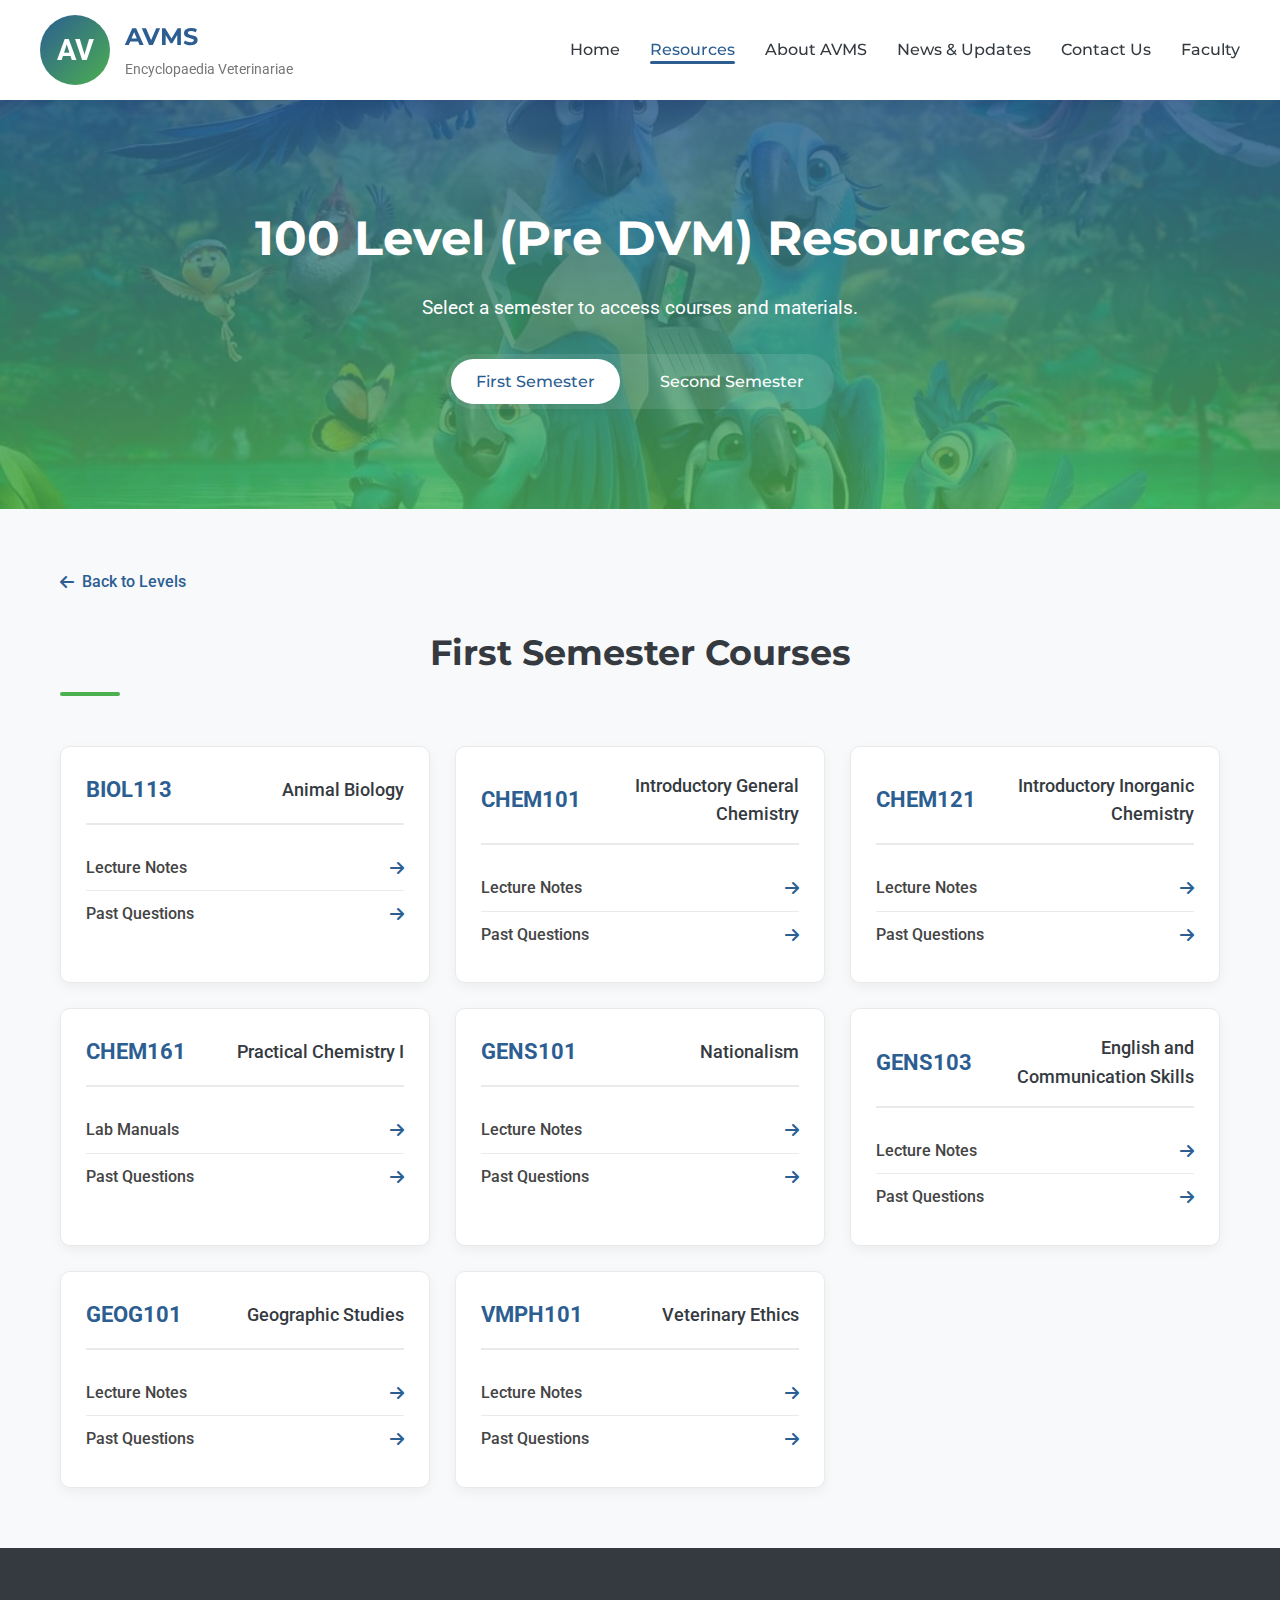
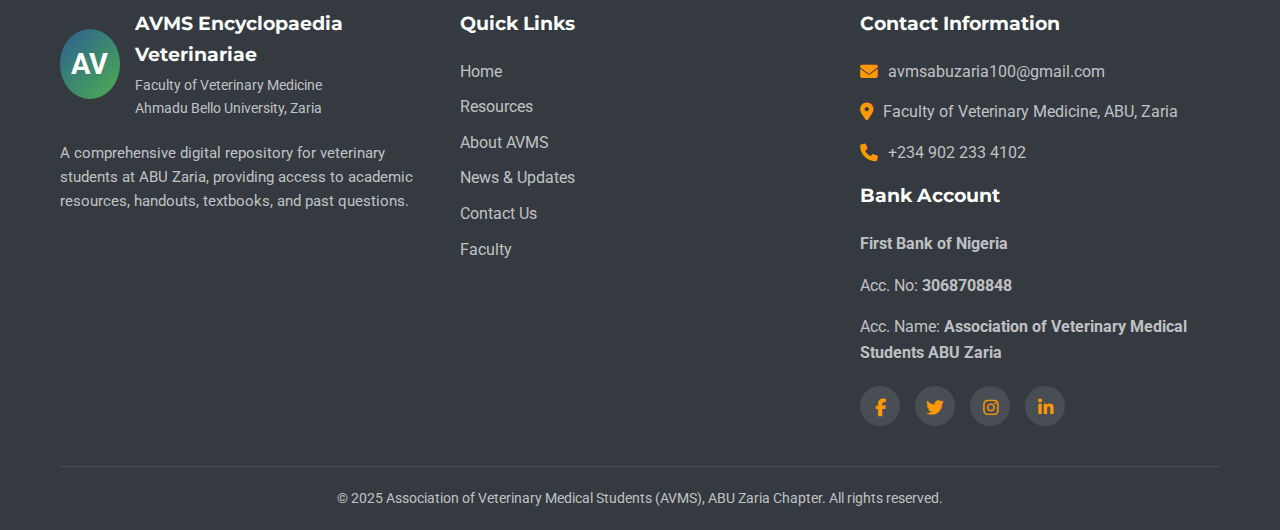
<file: 100l.html>
<!DOCTYPE html>
<html lang="en">
<head>
    <meta charset="UTF-8">
    <meta name="viewport" content="width=device-width, initial-scale=1.0">
    <title>100 Level Resources - AVMS Encyclopaedia Veterinariae</title>
    <link rel="stylesheet" href="https://cdnjs.cloudflare.com/ajax/libs/font-awesome/6.4.0/css/all.min.css">
    <link href="https://fonts.googleapis.com/css2?family=Montserrat:wght@400;500;700&family=Roboto:wght@300;400;500&display=swap" rel="stylesheet">
    <link rel="stylesheet" href="class.css">
    <style></style>
</head>
<body>

    <header class="main-header">
        <div class="container header-container">
            <div class="logo">
                <div class="logo-img">AV</div>
                <div class="logo-text">
                    <h1>AVMS</h1>
                    <span>Encyclopaedia Veterinariae</span>
                </div>
            </div>
            <nav class="main-nav">
                <ul>
                    <li><a href="index.html">Home</a></li>
                    <li><a href="resources.html" class="active">Resources</a></li>
                    <li><a href="about.html">About AVMS</a></li>
                    <li><a href="news.html">News & Updates</a></li>
                    <li><a href="contact.html">Contact Us</a></li>
                    <li><a href="faculty.html">Faculty</a></li>
                </ul>
            </nav>
            <div class="mobile-menu-btn">
                <i class="fas fa-bars"></i>
            </div>
        </div>
    </header>

    <main>
        <section class="resources-hero">
            <div class="container">
                <h1>100 Level (Pre DVM) Resources</h1>
                <p>Select a semester to access courses and materials.</p>
                <div class="semester-tabs">
                    <a href="#first-semester" class="tab-link" data-tab="first-semester">First Semester</a>
                    <a href="#second-semester" class="tab-link" data-tab="second-semester">Second Semester</a>
                </div>
            </div>
        </section>

        <section id="first-semester" class="courses-section semester-content">
            <div class="container">
                <a href="resources.html" class="back-to-levels"><i class="fas fa-arrow-left"></i> Back to Levels</a>
                
                <div class="section-title">
                    <h2>First Semester Courses</h2>
                </div>
                
                <div class="courses-container">
                    <div class="course-card">
                        <div class="course-header">
                            <div class="course-code">BIOL113</div>
                            <div class="course-title">Animal Biology</div>
                        </div>
                        <ul class="course-resources">
                            <li><a href="https://drive.google.com/drive/folders/1-8yAHMvrQOUx8rGOPSpN22KizBMPZ_Oc">Lecture Notes <i class="fas fa-arrow-right"></i></a></li>
                            <li><a href="https://drive.google.com/drive/folders/1-8yAHMvrQOUx8rGOPSpN22KizBMPZ_Oc">Past Questions <i class="fas fa-arrow-right"></i></a></li>
                        </ul>
                    </div>
                    
                    <div class="course-card">
                        <div class="course-header">
                            <div class="course-code">CHEM101</div>
                            <div class="course-title">Introductory General Chemistry</div>
                        </div>
                        <ul class="course-resources">
                            <li><a href="https://drive.google.com/drive/folders/10Hfhc-Ji1Kry1QJbpOLqPN7xYlOnYipp">Lecture Notes <i class="fas fa-arrow-right"></i></a></li>
                            <li><a href="https://drive.google.com/drive/folders/12gdMZe3wZpYZplOpcbtAUa3P25bjicRM">Past Questions <i class="fas fa-arrow-right"></i></a></li>
                        </ul>
                    </div>
                    
                    <div class="course-card">
                        <div class="course-header">
                            <div class="course-code">CHEM121</div>
                            <div class="course-title">Introductory Inorganic Chemistry</div>
                        </div>
                        <ul class="course-resources">
                            <li><a href="https://drive.google.com/drive/folders/10BfhPaBm5bw6fGJfIxiwS7xL4gsaYZQL">Lecture Notes <i class="fas fa-arrow-right"></i></a></li>
                            <li><a href="https://drive.google.com/drive/folders/12VRsa0iWAxeZwbPoKwr-I19IAgy6Mhr4">Past Questions <i class="fas fa-arrow-right"></i></a></li>
                        </ul>
                    </div>
                    
                    <div class="course-card">
                        <div class="course-header">
                            <div class="course-code">CHEM161</div>
                            <div class="course-title">Practical Chemistry I</div>
                        </div>
                        <ul class="course-resources">
                            <li><a href="https://drive.google.com/drive/folders/10AUJjfAo7iYbje7DclBDQELMvO3ouuP4">Lab Manuals <i class="fas fa-arrow-right"></i></a></li>
                            <li><a href="https://drive.google.com/drive/folders/12SGTYEIi9Dqa9ciWk7YAEsOh1CgOwofF">Past Questions <i class="fas fa-arrow-right"></i></a></li>
                        </ul>
                    </div>
                    
                    <div class="course-card">
                        <div class="course-header">
                            <div class="course-code">GENS101</div>
                            <div class="course-title">Nationalism</div>
                        </div>
                        <ul class="course-resources">
                            <li><a href="https://drive.google.com/drive/folders/10A04-LeC3NGsac_Bsxu288GLUrOsS4Er">Lecture Notes <i class="fas fa-arrow-right"></i></a></li>
                            <li><a href="https://drive.google.com/drive/folders/1248JmG6mgkrDHu1U9nFWO84kI28eYJhZ">Past Questions <i class="fas fa-arrow-right"></i></a></li>
                        </ul>
                    </div>
                    
                    <div class="course-card">
                        <div class="course-header">
                            <div class="course-code">GENS103</div>
                            <div class="course-title">English and Communication Skills</div>
                        </div>
                        <ul class="course-resources">
                            <li><a href="https://drive.google.com/drive/folders/106lVj0ooqZfj5em0q_8cPzcuDxLxSXv0">Lecture Notes <i class="fas fa-arrow-right"></i></a></li>
                            <li><a href="https://drive.google.com/drive/folders/121gsJTGOg7azWSL22iM5Wi9cgdSK3NXb">Past Questions <i class="fas fa-arrow-right"></i></a></li>
                        </ul>
                    </div>
                    
                    <div class="course-card">
                        <div class="course-header">
                            <div class="course-code">GEOG101</div>
                            <div class="course-title">Geographic Studies</div>
                        </div>
                        <ul class="course-resources">
                            <li><a href="https://drive.google.com/drive/folders/120iE8G1F6RGj7HvbzCOAyS07Hph4N_bp">Lecture Notes <i class="fas fa-arrow-right"></i></a></li>
                            <li><a href="https://drive.google.com/drive/folders/120iE8G1F6RGj7HvbzCOAyS07Hph4N_bp">Past Questions <i class="fas fa-arrow-right"></i></a></li>
                        </ul>
                    </div>
                    
                    <div class="course-card">
                        <div class="course-header">
                            <div class="course-code">VMPH101</div>
                            <div class="course-title">Veterinary Ethics</div>
                        </div>
                        <ul class="course-resources">
                            <li><a href="https://drive.google.com/drive/folders/11uaEnYRdZKQ6bdA9U0zSevu3cf60vv8V">Lecture Notes <i class="fas fa-arrow-right"></i></a></li>
                            <li><a href="https://drive.google.com/drive/folders/14qmYTXHfQ5JHX-95Dnw4O5BWIqcZZzfS">Past Questions <i class="fas fa-arrow-right"></i></a></li>
                        </ul>
                    </div>
                </div>
            </div>
        </section>

        <section id="second-semester" class="courses-section semester-content" style="display:none;">
            <div class="container">
                <a href="resources.html" class="back-to-levels"><i class="fas fa-arrow-left"></i> Back to Levels</a>
                
                <div class="section-title">
                    <h2>Second Semester Courses</h2>
                </div>
                
                <div class="courses-container">
                    <div class="course-card">
                        <div class="course-header">
                            <div class="course-code">BIOL112</div>
                            <div class="course-title">Introductory Ecology</div>
                        </div>
                        <ul class="course-resources">
                            <li><a href="https://drive.google.com/drive/folders/117Mp7pHke6PN5g-GfyhpkkVFTYglNSMv">Lecture Notes <i class="fas fa-arrow-right"></i></a></li>
                            <li><a href="https://drive.google.com/drive/folders/117Mp7pHke6PN5g-GfyhpkkVFTYglNSMv">Past Questions <i class="fas fa-arrow-right"></i></a></li>
                        </ul>
                    </div>
                    <div class="course-card">
                        <div class="course-header">
                            <div class="course-code">BIOL114</div>
                            <div class="course-title">Introductory Cytology, Genetics and Evolution</div>
                        </div>
                        <ul class="course-resources">
                            <li><a href="https://drive.google.com/drive/folders/112RlTZepBOIrZJdHE-Q2TcO9jqbNBoIB">Lecture Notes <i class="fas fa-arrow-right"></i></a></li>
                            <li><a href="https://drive.google.com/drive/folders/112RlTZepBOIrZJdHE-Q2TcO9jqbNBoIB">Past Questions <i class="fas fa-arrow-right"></i></a></li>
                        </ul>
                    </div>
                    <div class="course-card">
                        <div class="course-header">
                            <div class="course-code">CHEM112</div>
                            <div class="course-title">Physical Chemistry</div>
                        </div>
                        <ul class="course-resources">
                            <li><a href="https://drive.google.com/drive/folders/11lwqCZZxEU6xORaTlsTZgwFLv8D7wqs1">Lecture Notes <i class="fas fa-arrow-right"></i></a></li>
                            <li><a href="https://drive.google.com/drive/folders/11lwqCZZxEU6xORaTlsTZgwFLv8D7wqs1">Past Questions <i class="fas fa-arrow-right"></i></a></li>
                        </ul>
                    </div>
                    <div class="course-card">
                        <div class="course-header">
                            <div class="course-code">CHEM132</div>
                            <div class="course-title">Introductory Organic Chemistry</div>
                        </div>
                        <ul class="course-resources">
                            <li><a href="https://drive.google.com/drive/folders/11jkTVXayc8SlTrCOU9jQOif38WOQNTXj">Lecture Notes <i class="fas fa-arrow-right"></i></a></li>
                            <li><a href="https://drive.google.com/drive/folders/11jkTVXayc8SlTrCOU9jQOif38WOQNTXj">Past Questions <i class="fas fa-arrow-right"></i></a></li>
                        </ul>
                    </div>
                    <div class="course-card">
                        <div class="course-header">
                            <div class="course-code">CHEM162</div>
                            <div class="course-title">Practical Chemistry II</div>
                        </div>
                        <ul class="course-resources">
                            <li><a href="https://drive.google.com/drive/folders/11fbsfJZpWh-R_sRVAXzZAKNBJVDbvRgj">Lecture Notes <i class="fas fa-arrow-right"></i></a></li>
                            <li><a href="https://drive.google.com/drive/folders/11fbsfJZpWh-R_sRVAXzZAKNBJVDbvRgj">Past Questions <i class="fas fa-arrow-right"></i></a></li>
                        </ul>
                    </div>
                    <div class="course-card">
                        <div class="course-header">
                            <div class="course-code">GENS102</div>
                            <div class="course-title">Environmental Health</div>
                        </div>
                        <ul class="course-resources">
                            <li><a href="https://drive.google.com/drive/folders/11eDpbY7Fsc_M5zXNUE2587c5vtXMwk9d">Lecture Notes <i class="fas fa-arrow-right"></i></a></li>
                            <li><a href="https://drive.google.com/drive/folders/11eDpbY7Fsc_M5zXNUE2587c5vtXMwk9d">Past Questions <i class="fas fa-arrow-right"></i></a></li>
                        </ul>
                    </div>
                    <div class="course-card">
                        <div class="course-header">
                            <div class="course-code">GENS104</div>
                            <div class="course-title">History and Philosophy of Science</div>
                        </div>
                        <ul class="course-resources">
                            <li><a href="https://drive.google.com/drive/folders/11cx19WcU5P0te4OUfbYuo_EiHbTp-xSg">Lecture Notes <i class="fas fa-arrow-right"></i></a></li>
                            <li><a href="https://drive.google.com/drive/folders/11cx19WcU5P0te4OUfbYuo_EiHbTp-xSg">Past Questions <i class="fas fa-arrow-right"></i></a></li>
                        </ul>
                    </div>
                    <div class="course-card">
                        <div class="course-header">
                            <div class="course-code">VMAN102</div>
                            <div class="course-title">Cell Biology</div>
                        </div>
                        <ul class="course-resources">
                            <li><a href="https://drive.google.com/drive/folders/11TX0c8bO2HmEX5oAXurKstNfiUt-O7k4">Lecture Notes <i class="fas fa-arrow-right"></i></a></li>
                            <li><a href="https://drive.google.com/drive/folders/13YehbLkJ_xuDV-bAfOgGh3cohjOj9fne">Past Questions <i class="fas fa-arrow-right"></i></a></li>
                        </ul>
                    </div>
                    <div class="course-card">
                        <div class="course-header">
                            <div class="course-code">VMMD102</div>
                            <div class="course-title">Introduction to Animal Behaviour</div>
                        </div>
                        <ul class="course-resources">
                            <li><a href="https://drive.google.com/drive/folders/11RwLQtNwd8sgSU1G-TdBKwTOHoZs4Lo_">Lecture Notes <i class="fas fa-arrow-right"></i></a></li>
                            <li><a href="https://drive.google.com/drive/folders/13BhmceX94tI5fl0jN2bKivslBWSWUOsK">Past Questions <i class="fas fa-arrow-right"></i></a></li>
                        </ul>
                    </div>
                    <div class="course-card">
                        <div class="course-header">
                            <div class="course-code">VMPH102</div>
                            <div class="course-title">Computer Appreciation in Veterinary Medicine</div>
                        </div>
                        <ul class="course-resources">
                            <li><a href="https://drive.google.com/drive/folders/13ALfd-ByMtR6lhE9IwXwn_3cpbAJsCK0">Lecture Notes <i class="fas fa-arrow-right"></i></a></li>
                            <li><a href="https://drive.google.com/drive/folders/13ALfd-ByMtR6lhE9IwXwn_3cpbAJsCK0">Past Questions <i class="fas fa-arrow-right"></i></a></li>
                        </ul>
                    </div>
                </div>
            </div>
        </section>
    </main>

    <footer class="main-footer">
        <div class="container">
            <div class="footer-container">
                <div class="footer-info">
                    <div class="footer-logo">
                        <div class="logo-img">AV</div>
                        <div>
                            <h3>AVMS Encyclopaedia Veterinariae</h3>
                            <p>Faculty of Veterinary Medicine<br>Ahmadu Bello University, Zaria</p>
                        </div>
                    </div>
                    <p class="footer-description">A comprehensive digital repository for veterinary students at ABU Zaria, providing access to academic resources, handouts, textbooks, and past questions.</p>
                </div>

                <div class="footer-links">
                    <h4>Quick Links</h4>
                    <ul>
                        <li><a href="index.html">Home</a></li>
                        <li><a href="resources.html">Resources</a></li>
                        <li><a href="about.html">About AVMS</a></li>
                        <li><a href="news.html">News & Updates</a></li>
                        <li><a href="contact.html">Contact Us</a></li>
                        <li><a href="faculty.html">Faculty</a></li>
                    </ul>
                </div>

                <div class="footer-contact">
                    <h4>Contact Information</h4>
                    <ul>
                        <li><i class="fas fa-envelope"></i> avmsabuzaria100@gmail.com</li>
                        <li><i class="fas fa-map-marker-alt"></i> Faculty of Veterinary Medicine, ABU, Zaria</li>
                        <li><i class="fas fa-phone"></i> +234 902 233 4102</li>
                    </ul>
                    <div class="bank-details-footer">
                        <h4>Bank Account</h4>
                        <p><strong>First Bank of Nigeria</strong></p>
                        <p>Acc. No: <strong>3068708848</strong></p>
                        <p>Acc. Name: <strong>Association of Veterinary Medical Students ABU Zaria</strong></p>
                    </div>
                    <div class="social-links">
                        <a href="#"><i class="fab fa-facebook-f"></i></a>
                        <a href="#"><i class="fab fa-twitter"></i></a>
                        <a href="#"><i class="fab fa-instagram"></i></a>
                        <a href="#"><i class="fab fa-linkedin-in"></i></a>
                    </div>
                </div>
            </div>

            <div class="footer-bottom">
                <p>&copy; 2025 Association of Veterinary Medical Students (AVMS), ABU Zaria Chapter. All rights reserved.</p>
            </div>
        </div>
    </footer>
    
    <script>
        document.addEventListener('DOMContentLoaded', function() {
            const semesterContentSections = document.querySelectorAll('.semester-content');
            const tabLinks = document.querySelectorAll('.tab-link');

            function showSemesterContent(hash) {
                // Hide all semester content sections
                semesterContentSections.forEach(section => {
                    section.style.display = 'none';
                });

                // Deactivate all tab links
                tabLinks.forEach(link => {
                    link.classList.remove('active');
                });
                
                // Determine the target section
                let targetSectionId = hash || '#first-semester';
                const targetSection = document.querySelector(targetSectionId);

                // Show the target section and activate its tab link
                if (targetSection) {
                    targetSection.style.display = 'block';
                    const correspondingTab = document.querySelector(`.tab-link[href="${targetSectionId}"]`);
                    if (correspondingTab) {
                        correspondingTab.classList.add('active');
                    }
                }
            }

            // Initial load
            showSemesterContent(window.location.hash);

            // Handle tab clicks
            tabLinks.forEach(link => {
                link.addEventListener('click', function(e) {
                    e.preventDefault();
                    const hash = this.getAttribute('href');
                    history.pushState(null, '', hash);
                    showSemesterContent(hash);
                });
            });

            // Handle browser back/forward buttons
            window.addEventListener('popstate', function() {
                showSemesterContent(window.location.hash);
            });
        });
    </script>
</body>
</html>
</file>
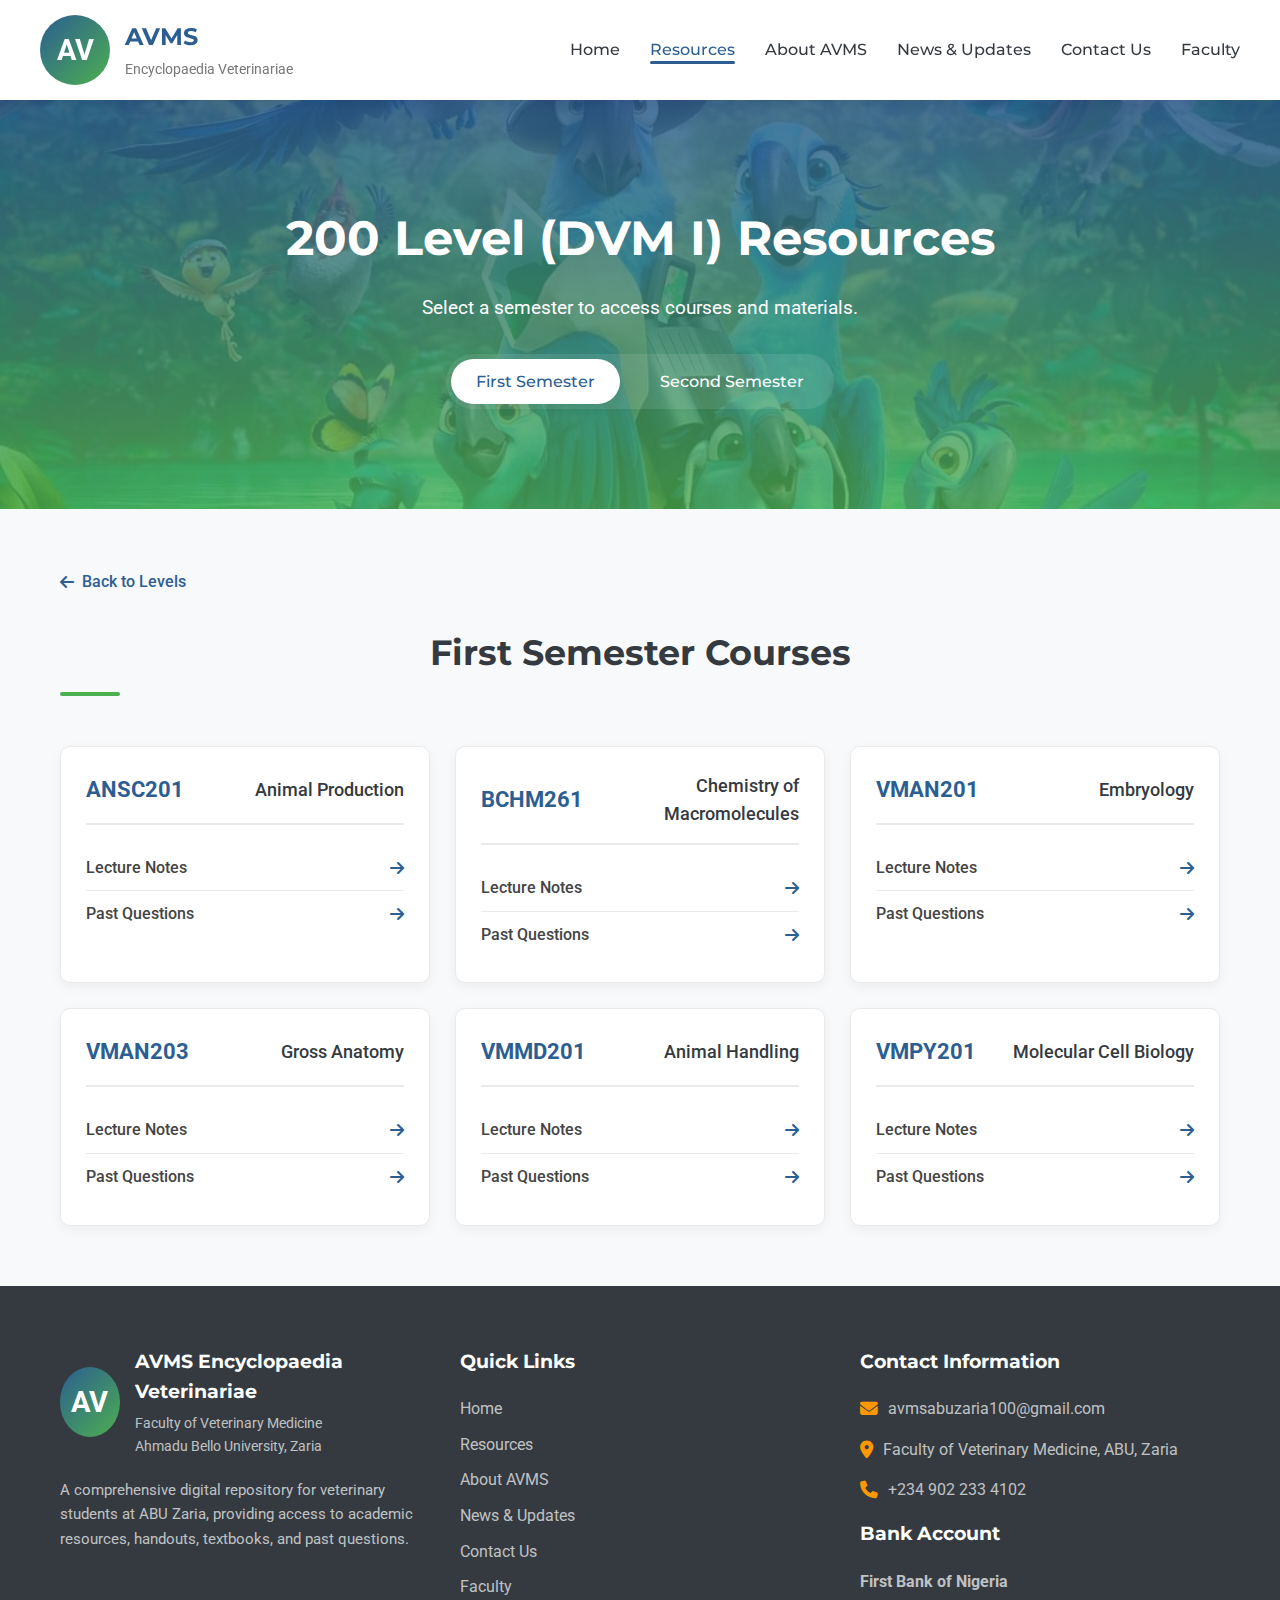
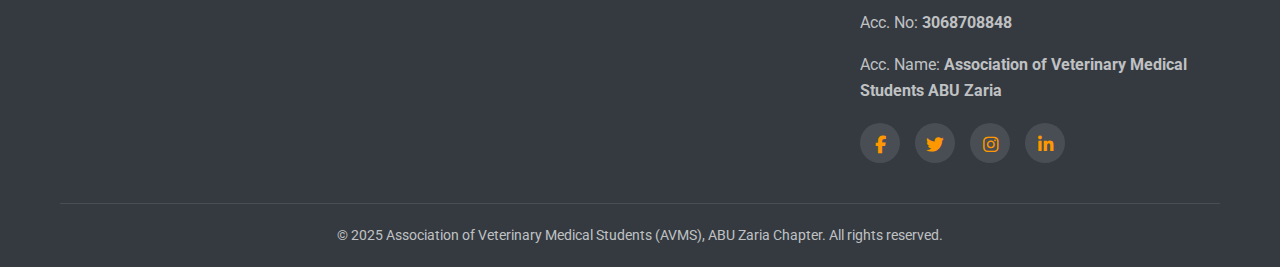
<file: 200l.html>
<!DOCTYPE html>
<html lang="en">
<head>
    <meta charset="UTF-8">
    <meta name="viewport" content="width=device-width, initial-scale=1.0">
    <title>200 Level Resources - AVMS Encyclopaedia Veterinariae</title>
    <link rel="stylesheet" href="https://cdnjs.cloudflare.com/ajax/libs/font-awesome/6.4.0/css/all.min.css">
    <link href="https://fonts.googleapis.com/css2?family=Montserrat:wght@400;500;700&family=Roboto:wght@300;400;500&display=swap" rel="stylesheet">
    <link rel="stylesheet" href="class.css">
    <style></style>
</head>
<body>

    <header class="main-header">
        <div class="container header-container">
            <div class="logo">
                <div class="logo-img">AV</div>
                <div class="logo-text">
                    <h1>AVMS</h1>
                    <span>Encyclopaedia Veterinariae</span>
                </div>
            </div>
            <nav class="main-nav">
                <ul>
                    <li><a href="index.html">Home</a></li>
                    <li><a href="resources.html" class="active">Resources</a></li>
                    <li><a href="about.html">About AVMS</a></li>
                    <li><a href="news.html">News & Updates</a></li>
                    <li><a href="contact.html">Contact Us</a></li>
                    <li><a href="faculty.html">Faculty</a></li>
                </ul>
            </nav>
            <div class="mobile-menu-btn">
                <i class="fas fa-bars"></i>
            </div>
        </div>
    </header>

    <main>
        <section class="resources-hero">
            <div class="container">
                <h1>200 Level (DVM I) Resources</h1>
                <p>Select a semester to access courses and materials.</p>
                <div class="semester-tabs">
                    <a href="#first-semester" class="tab-link" data-tab="first-semester">First Semester</a>
                    <a href="#second-semester" class="tab-link" data-tab="second-semester">Second Semester</a>
                </div>
            </div>
        </section>

        <section id="first-semester" class="courses-section semester-content">
            <div class="container">
                <a href="resources.html" class="back-to-levels"><i class="fas fa-arrow-left"></i> Back to Levels</a>

                <div class="section-title">
                    <h2>First Semester Courses</h2>
                </div>

                <div class="courses-container">
                    <div class="course-card">
                        <div class="course-header">
                            <div class="course-code">ANSC201</div>
                            <div class="course-title">Animal Production</div>
                        </div>
                        <ul class="course-resources">
                            <li><a href="https://drive.google.com/drive/folders/12a6J3309NBJzQwtk25gjtjLLluwxmo8I">Lecture Notes <i class="fas fa-arrow-right"></i></a></li>
                            <li><a href="https://drive.google.com/drive/folders/1OKrdZmtUBWhfnEgi49fgnr1b6LsjWjDZ">Past Questions <i class="fas fa-arrow-right"></i></a></li>
                        </ul>
                    </div>

                    <div class="course-card">
                        <div class="course-header">
                            <div class="course-code">BCHM261</div>
                            <div class="course-title">Chemistry of Macromolecules</div>
                        </div>
                        <ul class="course-resources">
                            <li><a href="https://drive.google.com/drive/folders/1PH8MhLqVHWrj9OAH0r81_hlUJNmIq-O_">Lecture Notes <i class="fas fa-arrow-right"></i></a></li>
                            <li><a href="https://drive.google.com/drive/folders/1BaXSkHCoBqaK8DlqJuJ9cqgHudGZRXvT">Past Questions <i class="fas fa-arrow-right"></i></a></li>
                        </ul>
                    </div>

                    <div class="course-card">
                        <div class="course-header">
                            <div class="course-code">VMAN201</div>
                            <div class="course-title">Embryology</div>
                        </div>
                        <ul class="course-resources">
                            <li><a href="https://drive.google.com/drive/folders/1HKCo4aSQDKJ4y1Csjj2GVwiOjNmIMNbH">Lecture Notes <i class="fas fa-arrow-right"></i></a></li>
                            <li><a href="https://drive.google.com/drive/folders/1A-wliW-OdB8dtoWXUfw1pa6KJK_3f8Qg">Past Questions <i class="fas fa-arrow-right"></i></a></li>
                        </ul>
                    </div>

                    <div class="course-card">
                        <div class="course-header">
                            <div class="course-code">VMAN203</div>
                            <div class="course-title">Gross Anatomy</div>
                        </div>
                        <ul class="course-resources">
                            <li><a href="https://drive.google.com/drive/folders/1CJkt4yQ65xIIquXkW2e7aLYI-2fqILCt">Lecture Notes <i class="fas fa-arrow-right"></i></a></li>
                            <li><a href="https://drive.google.com/drive/folders/1ANsONLwPuUnx6M8hXs78j-ra1VaqXRwA">Past Questions <i class="fas fa-arrow-right"></i></a></li>
                        </ul>
                    </div>

                    <div class="course-card">
                        <div class="course-header">
                            <div class="course-code">VMMD201</div>
                            <div class="course-title">Animal Handling</div>
                        </div>
                        <ul class="course-resources">
                            <li><a href="https://drive.google.com/drive/folders/18qLRo7ly8GEfNxLO0rdfJnCJ9CaDWFZL">Lecture Notes <i class="fas fa-arrow-right"></i></a></li>
                            <li><a href="https://drive.google.com/drive/folders/1api-sYvXPMNlh1ywTVmd3q6LQ-1JLKKj">Past Questions <i class="fas fa-arrow-right"></i></a></li>
                        </ul>
                    </div>

                    <div class="course-card">
                        <div class="course-header">
                            <div class="course-code">VMPY201</div>
                            <div class="course-title">Molecular Cell Biology</div>
                        </div>
                        <ul class="course-resources">
                            <li><a href="https://drive.google.com/drive/folders/1V1Lnh-0i521pQ17NTqFVEilCXDoQa3-X">Lecture Notes <i class="fas fa-arrow-right"></i></a></li>
                            <li><a href="https://drive.google.com/drive/folders/1c456nDHziigNZD-_V2u0B-ijAsQl-p-p">Past Questions <i class="fas fa-arrow-right"></i></a></li>
                        </ul>
                    </div>
                </div>
            </div>
        </section>

        <section id="second-semester" class="courses-section semester-content" style="display:none;">
            <div class="container">
                <a href="resources.html" class="back-to-levels"><i class="fas fa-arrow-left"></i> Back to Levels</a>

                <div class="section-title">
                    <h2>Second Semester Courses</h2>
                </div>

                <div class="courses-container">
                    <div class="course-card">
                        <div class="course-header">
                            <div class="course-code">AERS214</div>
                            <div class="course-title">Principles of Rural Sociology and Crop Botany</div>
                        </div>
                        <ul class="course-resources">
                            <li><a href="https://drive.google.com/drive/folders/1DtjKYY4BudBN-7PIhM60yPZucWCh14qW">Lecture Notes <i class="fas fa-arrow-right"></i></a></li>
                            <li><a href="https://drive.google.com/drive/folders/1Pe_xQXF1SAR1XaeyZbebD8KeM9AAz7PN">Past Questions <i class="fas fa-arrow-right"></i></a></li>
                        </ul>
                    </div>
                    <div class="course-card">
                        <div class="course-header">
                            <div class="course-code">ANSC204</div>
                            <div class="course-title">Animal Genetics</div>
                        </div>
                        <ul class="course-resources">
                            <li><a href="https://drive.google.com/drive/folders/1gaZWj6yWBYr6xV_7Vq6EZOLB_zmYW_C7">Lecture Notes <i class="fas fa-arrow-right"></i></a></li>
                            <li><a href="https://drive.google.com/drive/folders/1aA-qUevtwtUIu7r-vP4utXVAUuhZsSxK">Past Questions <i class="fas fa-arrow-right"></i></a></li>
                        </ul>
                    </div>
                    <div class="course-card">
                        <div class="course-header">
                            <div class="course-code">BCHM262</div>
                            <div class="course-title">General Metabolism I</div>
                        </div>
                        <ul class="course-resources">
                            <li><a href="https://drive.google.com/drive/folders/176knUH0Z5b8y1iLidHWQ5xpjwIhGrBAZ">Lecture Notes <i class="fas fa-arrow-right"></i></a></li>
                            <li><a href="https://drive.google.com/drive/folders/1MAvahxklf088jPrySu_oX85LwpvMHNAR">Past Questions <i class="fas fa-arrow-right"></i></a></li>
                        </ul>
                    </div>
                    <div class="course-card">
                        <div class="course-header">
                            <div class="course-code">GENS202</div>
                            <div class="course-title">Entrepreurship</div>
                        </div>
                        <ul class="course-resources">
                            <li><a href="https://drive.google.com/drive/folders/1eVst4I2qwfiB-xsg72IycciB7WvgAbkL">Lecture Notes <i class="fas fa-arrow-right"></i></a></li>
                            <li><a href="https://drive.google.com/drive/folders/1eVst4I2qwfiB-xsg72IycciB7WvgAbkL">Past Questions <i class="fas fa-arrow-right"></i></a></li>
                        </ul>
                    </div>
                    <div class="course-card">
                        <div class="course-header">
                            <div class="course-code">VMAN202</div>
                            <div class="course-title">Comparative Gross Anatomy</div>
                        </div>
                        <ul class="course-resources">
                            <li><a href="https://drive.google.com/drive/folders/1lHYrZ9ep734yTATOSpCr0-l2z3dSi4Kf">Lecture Notes <i class="fas fa-arrow-right"></i></a></li>
                            <li><a href="https://drive.google.com/drive/folders/1ZUMH5OBhZ1Vzl-aO1gECmsc1THFaxYXN">Past Questions <i class="fas fa-arrow-right"></i></a></li>
                        </ul>
                    </div>
                    <div class="course-card">
                        <div class="course-header">
                            <div class="course-code">VMAN204</div>
                            <div class="course-title">Basic Histology</div>
                        </div>
                        <ul class="course-resources">
                            <li><a href="https://drive.google.com/drive/folders/1sbUdN6I-f9R-gjR4DF0443xiANcjL5Nm">Lecture Notes <i class="fas fa-arrow-right"></i></a></li>
                            <li><a href="https://drive.google.com/drive/folders/1iKk801MxhAwshHyKYNH3gTbUs73q-Hsd">Past Questions <i class="fas fa-arrow-right"></i></a></li>
                        </ul>
                    </div>
                    <div class="course-card">
                        <div class="course-header">
                            <div class="course-code">VMAN208</div>
                            <div class="course-title">Avian and Fish Anatomy</div>
                        </div>
                        <ul class="course-resources">
                            <li><a href="https://drive.google.com/drive/folders/1SffQBhmaoVILkwhyDrrhqCq5Eaw6F-cy">Lecture Notes <i class="fas fa-arrow-right"></i></a></li>
                            <li><a href="https://drive.google.com/drive/folders/1SffQBhmaoVILkwhyDrrhqCq5Eaw6F-cy">Past Questions <i class="fas fa-arrow-right"></i></a></li>
                        </ul>
                    </div>
                    <div class="course-card">
                        <div class="course-header">
                            <div class="course-code">VMAN210</div>
                            <div class="course-title">Light Microscopy</div>
                        </div>
                        <ul class="course-resources">
                            <li><a href="https://drive.google.com/drive/folders/1f1sXOMCszjkl-VxqYFZeX24VwewBC1fc">Lecture Notes <i class="fas fa-arrow-right"></i></a></li>
                            <li><a href="https://drive.google.com/drive/folders/1IJKVomqOYS-cwjPSUnP_Eae98Wmh1Rqk">Past Questions <i class="fas fa-arrow-right"></i></a></li>
                        </ul>
                    </div>
                </div>
            </div>
        </section>
    </main>

    <footer class="main-footer">
        <div class="container">
            <div class="footer-container">
                <div class="footer-info">
                    <div class="footer-logo">
                        <div class="logo-img">AV</div>
                        <div>
                            <h3>AVMS Encyclopaedia Veterinariae</h3>
                            <p>Faculty of Veterinary Medicine<br>Ahmadu Bello University, Zaria</p>
                        </div>
                    </div>
                    <p class="footer-description">A comprehensive digital repository for veterinary students at ABU Zaria, providing access to academic resources, handouts, textbooks, and past questions.</p>
                </div>

                <div class="footer-links">
                    <h4>Quick Links</h4>
                    <ul>
                        <li><a href="index.html">Home</a></li>
                        <li><a href="resources.html">Resources</a></li>
                        <li><a href="about.html">About AVMS</a></li>
                        <li><a href="news.html">News & Updates</a></li>
                        <li><a href="contact.html">Contact Us</a></li>
                        <li><a href="faculty.html">Faculty</a></li>
                    </ul>
                </div>

                <div class="footer-contact">
                    <h4>Contact Information</h4>
                    <ul>
                        <li><i class="fas fa-envelope"></i> avmsabuzaria100@gmail.com</li>
                        <li><i class="fas fa-map-marker-alt"></i> Faculty of Veterinary Medicine, ABU, Zaria</li>
                        <li><i class="fas fa-phone"></i> +234 902 233 4102</li>
                    </ul>
                    <div class="bank-details-footer">
                        <h4>Bank Account</h4>
                        <p><strong>First Bank of Nigeria</strong></p>
                        <p>Acc. No: <strong>3068708848</strong></p>
                        <p>Acc. Name: <strong>Association of Veterinary Medical Students ABU Zaria</strong></p>
                    </div>
                    <div class="social-links">
                        <a href="#"><i class="fab fa-facebook-f"></i></a>
                        <a href="#"><i class="fab fa-twitter"></i></a>
                        <a href="#"><i class="fab fa-instagram"></i></a>
                        <a href="#"><i class="fab fa-linkedin-in"></i></a>
                    </div>
                </div>
            </div>

            <div class="footer-bottom">
                <p>&copy; 2025 Association of Veterinary Medical Students (AVMS), ABU Zaria Chapter. All rights reserved.</p>
            </div>
        </div>
    </footer>

    <script>
        document.addEventListener('DOMContentLoaded', function() {
            const semesterContentSections = document.querySelectorAll('.semester-content');
            const tabLinks = document.querySelectorAll('.tab-link');

            function showSemesterContent(hash) {
                // Hide all semester content sections
                semesterContentSections.forEach(section => {
                    section.style.display = 'none';
                });

                // Deactivate all tab links
                tabLinks.forEach(link => {
                    link.classList.remove('active');
                });

                // Determine the target section
                let targetSectionId = hash || '#first-semester';
                const targetSection = document.querySelector(targetSectionId);

                // Show the target section and activate its tab link
                if (targetSection) {
                    targetSection.style.display = 'block';
                    const correspondingTab = document.querySelector(`.tab-link[href="${targetSectionId}"]`);
                    if (correspondingTab) {
                        correspondingTab.classList.add('active');
                    }
                }
            }

            // Initial load
            showSemesterContent(window.location.hash);

            // Handle tab clicks
            tabLinks.forEach(link => {
                link.addEventListener('click', function(e) {
                    e.preventDefault();
                    const hash = this.getAttribute('href');
                    history.pushState(null, '', hash);
                    showSemesterContent(hash);
                });
            });

            // Handle browser back/forward buttons
            window.addEventListener('popstate', function() {
                showSemesterContent(window.location.hash);
            });
        });
    </script>
</body>
</html>
</file>
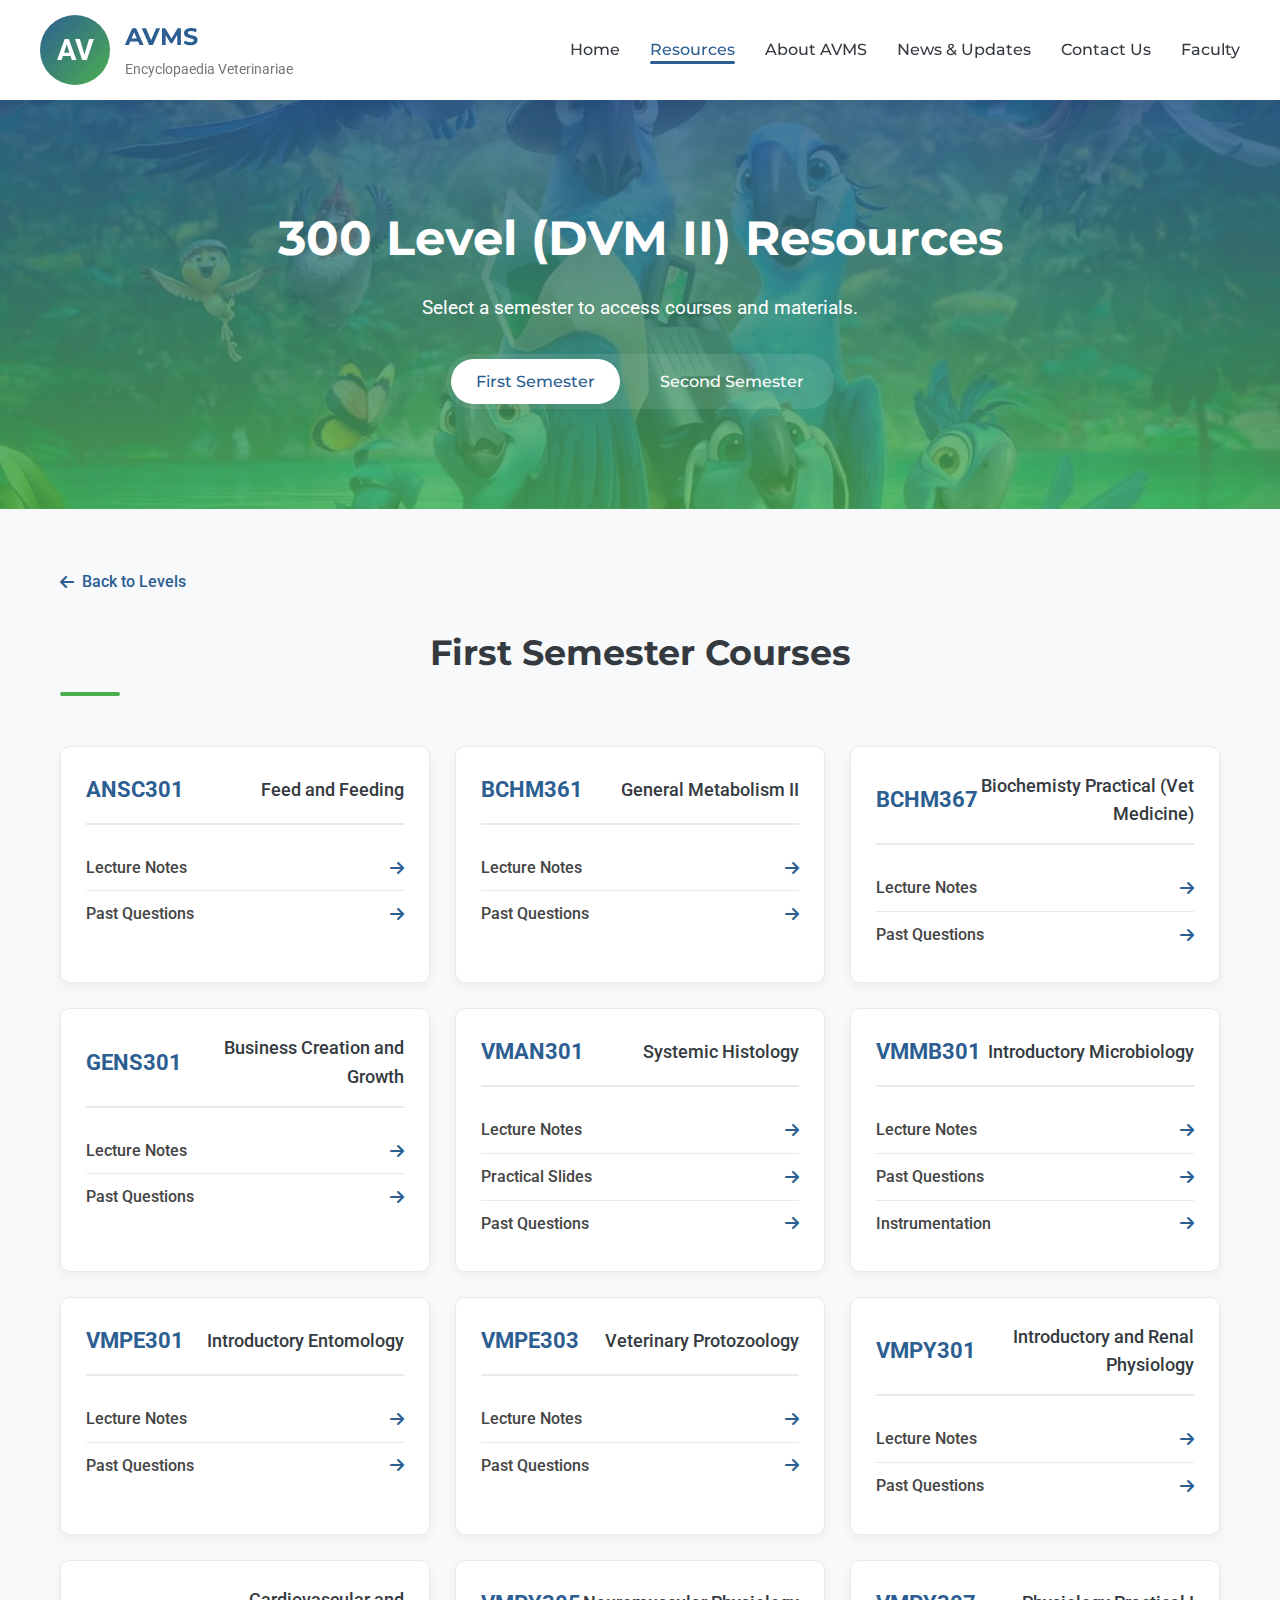
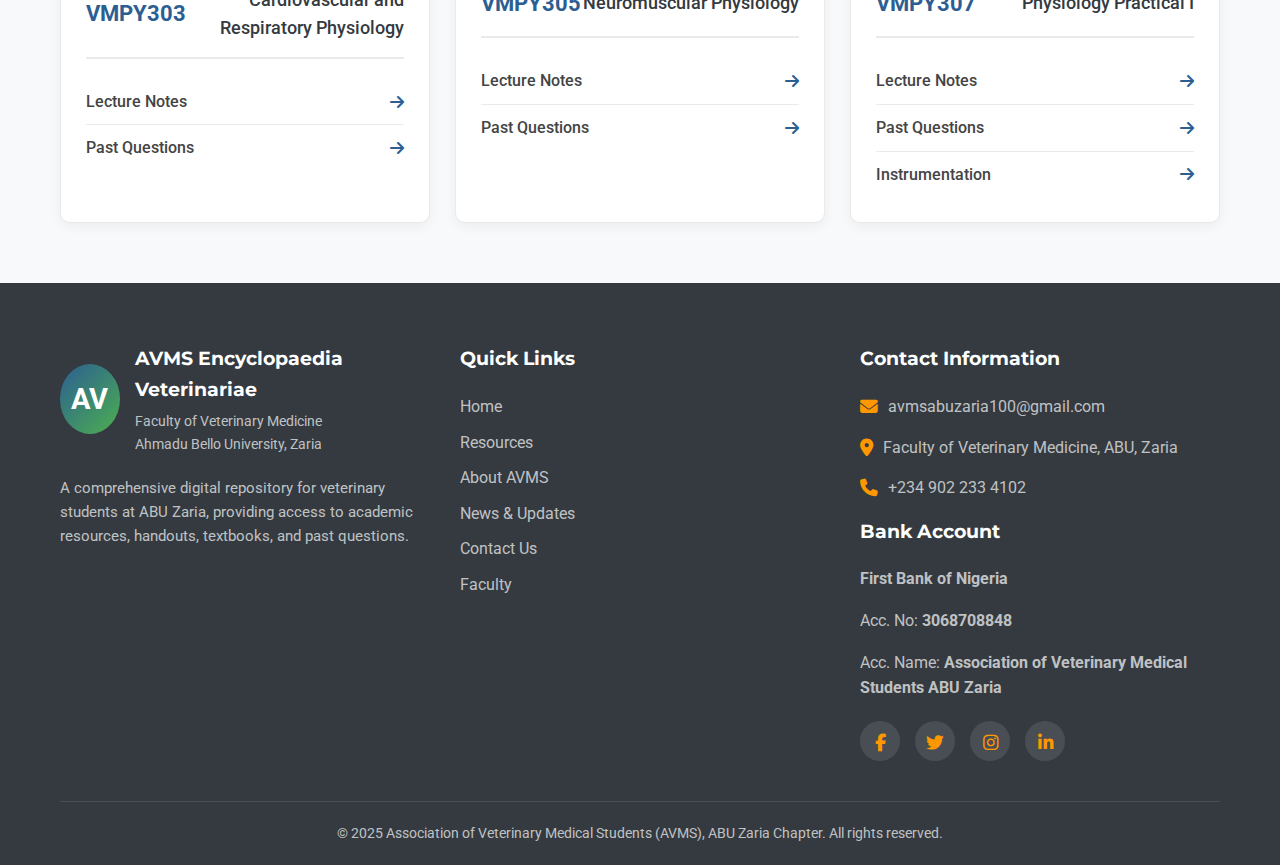
<file: 300l.html>
<!DOCTYPE html>
<html lang="en">
<head>
    <meta charset="UTF-8">
    <meta name="viewport" content="width=device-width, initial-scale=1.0">
    <title>300 Level Resources - AVMS Encyclopaedia Veterinariae</title>
    <link rel="stylesheet" href="https://cdnjs.cloudflare.com/ajax/libs/font-awesome/6.4.0/css/all.min.css">
    <link href="https://fonts.googleapis.com/css2?family=Montserrat:wght@400;500;700&family=Roboto:wght@300;400;500&display=swap" rel="stylesheet">
    <link rel="stylesheet" href="class.css">
    <style></style>
</head>
<body>

    <header class="main-header">
        <div class="container header-container">
            <div class="logo">
                <div class="logo-img">AV</div>
                <div class="logo-text">
                    <h1>AVMS</h1>
                    <span>Encyclopaedia Veterinariae</span>
                </div>
            </div>
            <nav class="main-nav">
                <ul>
                    <li><a href="index.html">Home</a></li>
                    <li><a href="resources.html" class="active">Resources</a></li>
                    <li><a href="about.html">About AVMS</a></li>
                    <li><a href="news.html">News & Updates</a></li>
                    <li><a href="contact.html">Contact Us</a></li>
                    <li><a href="faculty.html">Faculty</a></li>
                </ul>
            </nav>
            <div class="mobile-menu-btn">
                <i class="fas fa-bars"></i>
            </div>
        </div>
    </header>

    <main>
        <section class="resources-hero">
            <div class="container">
                <h1>300 Level (DVM II) Resources</h1>
                <p>Select a semester to access courses and materials.</p>
                <div class="semester-tabs">
                    <a href="#first-semester" class="tab-link" data-tab="first-semester">First Semester</a>
                    <a href="#second-semester" class="tab-link" data-tab="second-semester">Second Semester</a>
                </div>
            </div>
        </section>

        <section id="first-semester" class="courses-section semester-content">
            <div class="container">
                <a href="resources.html" class="back-to-levels"><i class="fas fa-arrow-left"></i> Back to Levels</a>

                <div class="section-title">
                    <h2>First Semester Courses</h2>
                </div>

                <div class="courses-container">
                    <div class="course-card">
                        <div class="course-header">
                            <div class="course-code">ANSC301</div>
                            <div class="course-title">Feed and Feeding</div>
                        </div>
                        <ul class="course-resources">
                            <li><a href="https://drive.google.com/drive/folders/1h9ERaXY4A7otgrrs7U9Ks8Sfc7jsMK2f">Lecture Notes <i class="fas fa-arrow-right"></i></a></li>
                            <li><a href="https://drive.google.com/drive/folders/1qgmiZZ2Rf5oSB8eDrLSTBazZOYll_QGW">Past Questions <i class="fas fa-arrow-right"></i></a></li>
                        </ul>
                    </div>

                    <div class="course-card">
                        <div class="course-header">
                            <div class="course-code">BCHM361</div>
                            <div class="course-title">General Metabolism II</div>
                        </div>
                        <ul class="course-resources">
                            <li><a href="https://drive.google.com/drive/folders/15D_eoTCoG_zbwcsHbNpuNQARk102beJJ">Lecture Notes <i class="fas fa-arrow-right"></i></a></li>
                            <li><a href="https://drive.google.com/drive/folders/1ECkbGADokh0IM6IpHuHfZ23zKCAQcUla">Past Questions <i class="fas fa-arrow-right"></i></a></li>
                        </ul>
                    </div>

                    <div class="course-card">
                        <div class="course-header">
                            <div class="course-code">BCHM367</div>
                            <div class="course-title">Biochemisty Practical (Vet Medicine)</div>
                        </div>
                        <ul class="course-resources">
                            <li><a href="https://drive.google.com/drive/folders/1RxqMlTTgh6UkpB2TkyQ_2VzvgVkLFVJu">Lecture Notes <i class="fas fa-arrow-right"></i></a></li>
                            <li><a href="https://drive.google.com/drive/folders/1z0X-pW6UCpS3tf1NH7dDvR6q4WZyU8TY">Past Questions <i class="fas fa-arrow-right"></i></a></li>
                        </ul>
                    </div>

                    <div class="course-card">
                        <div class="course-header">
                            <div class="course-code">GENS301</div>
                            <div class="course-title">Business Creation and Growth</div>
                        </div>
                        <ul class="course-resources">
                            <li><a href="https://drive.google.com/drive/folders/1u8EdJR-72iuxojMTLKjCy4OHG7yk5Vs6">Lecture Notes <i class="fas fa-arrow-right"></i></a></li>
                            <li><a href="https://drive.google.com/drive/folders/17WCc1ugKd2fzwOu0jwPt2dzwtZQH085T">Past Questions <i class="fas fa-arrow-right"></i></a></li>
                        </ul>
                    </div>

                    <div class="course-card">
                        <div class="course-header">
                            <div class="course-code">VMAN301</div>
                            <div class="course-title">Systemic Histology</div>
                        </div>
                        <ul class="course-resources">
                            <li><a href="https://drive.google.com/drive/folders/11e1MnO7EvGbfJII40mjyOkFVRDuUKXpv">Lecture Notes <i class="fas fa-arrow-right"></i></a></li>
                            <li><a href="https://drive.google.com/drive/folders/1V77PeLrIzUktWQk-AWS53D-ZIQ0UDNRh">Practical Slides <i class="fas fa-arrow-right"></i></a></li>
                            <li><a href="https://drive.google.com/drive/folders/1_39NMo4lxFJGLbLbOYPPp9khVWJTnn7g">Past Questions <i class="fas fa-arrow-right"></i></a></li>
                        </ul>
                    </div>

                    <div class="course-card">
                        <div class="course-header">
                            <div class="course-code">VMMB301</div>
                            <div class="course-title">Introductory Microbiology</div>
                        </div>
                        <ul class="course-resources">
                            <li><a href="https://drive.google.com/drive/folders/1CqWDFgIXLo2srdtC57flwyYMxBwDBPv6">Lecture Notes <i class="fas fa-arrow-right"></i></a></li>
                            <li><a href="https://drive.google.com/drive/folders/1_NCRiX2IuB47xVMpzPoLePP6mx5akZjs">Past Questions <i class="fas fa-arrow-right"></i></a></li>
                            <li><a href="https://drive.google.com/drive/folders/1Mw2sRTU07jpPzU1dzvqIut1IkttzLMNq">Instrumentation <i class="fas fa-arrow-right"></i></a></li>
                        </ul>
                    </div>
                
                    <div class="course-card">
                        <div class="course-header">
                            <div class="course-code">VMPE301</div>
                            <div class="course-title">Introductory Entomology</div>
                        </div>
                        <ul class="course-resources">
                            <li><a href="https://drive.google.com/drive/folders/1pyQT82d4M_xC2EiNK023qDdub4YyVRDT">Lecture Notes <i class="fas fa-arrow-right"></i></a></li>
                            <li><a href="https://drive.google.com/drive/folders/1yCuJuOUzsY8vTUXwRVGwk900oZI8bgpr">Past Questions <i class="fas fa-arrow-right"></i></a></li>
                        </ul>
                    </div>

                    <div class="course-card">
                        <div class="course-header">
                            <div class="course-code">VMPE303</div>
                            <div class="course-title">Veterinary Protozoology</div>
                        </div>
                        <ul class="course-resources">
                            <li><a href="https://drive.google.com/drive/folders/102FA_XMAXXnNjDCGxR3nEvuLVoVBk1cZ">Lecture Notes <i class="fas fa-arrow-right"></i></a></li>
                            <li><a href="https://drive.google.com/drive/folders/1PBPUauOfytCwxSo44hWkdtT87bTMvzOi">Past Questions <i class="fas fa-arrow-right"></i></a></li>
                        </ul>
                    </div>

                    <div class="course-card">
                        <div class="course-header">
                            <div class="course-code">VMPY301</div>
                            <div class="course-title">Introductory and Renal Physiology</div>
                        </div>
                        <ul class="course-resources">
                            <li><a href="https://drive.google.com/drive/folders/10FHMKI7syazc3TYH6t5GC7qOzWIdoX1l">Lecture Notes <i class="fas fa-arrow-right"></i></a></li>
                            <li><a href="https://drive.google.com/drive/folders/1ZEJZRaF7XfJN3d_fUFUjE6YU3iHAa8pD">Past Questions <i class="fas fa-arrow-right"></i></a></li>
                        </ul>
                    </div>

                    <div class="course-card">
                        <div class="course-header">
                            <div class="course-code">VMPY303</div>
                            <div class="course-title">Cardiovascular and Respiratory Physiology</div>
                        </div>
                        <ul class="course-resources">
                            <li><a href="https://drive.google.com/drive/folders/134m-Kk4lhuH0igv9aYRtYSSCeWVwrvwo">Lecture Notes <i class="fas fa-arrow-right"></i></a></li>
                            <li><a href="https://drive.google.com/drive/folders/1j8OdbTTLAW7NeeNbmrPrmd0mdqcD5Pj0">Past Questions <i class="fas fa-arrow-right"></i></a></li>
                        </ul>
                    </div>

                    <div class="course-card">
                        <div class="course-header">
                            <div class="course-code">VMPY305</div>
                            <div class="course-title">Neuromuscular Physiology</div>
                        </div>
                        <ul class="course-resources">
                            <li><a href="https://drive.google.com/drive/folders/16D0NiuuG2wqxbdrtNjGVLth-W9LlyE6K">Lecture Notes <i class="fas fa-arrow-right"></i></a></li>
                            <li><a href="https://drive.google.com/drive/folders/1Q5r-2oU3q73UGtPEKDH_h0Lyijm8c-AR">Past Questions <i class="fas fa-arrow-right"></i></a></li>
                        </ul>
                    </div>

                    <div class="course-card">
                        <div class="course-header">
                            <div class="course-code">VMPY307</div>
                            <div class="course-title">Physiology Practical I</div>
                        </div>
                        <ul class="course-resources">
                            <li><a href="https://drive.google.com/drive/folders/1L_TkL44aQH_9y2IIsM2q-yWE-RL5WCa5">Lecture Notes <i class="fas fa-arrow-right"></i></a></li>
                            <li><a href="https://drive.google.com/drive/folders/15Febv_rh_VUgRfh6LgD9BleriTDtT9rx">Past Questions <i class="fas fa-arrow-right"></i></a></li>
                            <li><a href="https://drive.google.com/drive/folders/1CjSbe5NR3mu5VgaF4clhYCgSIObpfgGj">Instrumentation <i class="fas fa-arrow-right"></i></a></li>
                        </ul>
                    </div>
                </div>
            </div>
        </section>

        <section id="second-semester" class="courses-section semester-content" style="display:none;">
            <div class="container">
                <a href="resources.html" class="back-to-levels"><i class="fas fa-arrow-left"></i> Back to Levels</a>

                <div class="section-title">
                    <h2>Second Semester Courses</h2>
                </div>

                <div class="courses-container">
                    <div class="course-card">
                        <div class="course-header">
                            <div class="course-code">ANSC302</div>
                            <div class="course-title">Pasture Production</div>
                        </div>
                        <ul class="course-resources">
                            <li><a href="https://drive.google.com/drive/folders/1feBk4n--IIoH0t8zRfAY5HKv7yvzx1fI">Lecture Notes <i class="fas fa-arrow-right"></i></a></li>
                            <li><a href="https://drive.google.com/drive/folders/1z2F0cmFfVJbxw_L9Dlfi-aI-nvXiED_f">Past Questions <i class="fas fa-arrow-right"></i></a></li>
                        </ul>
                    </div>
                    <div class="course-card">
                        <div class="course-header">
                            <div class="course-code">VMMB302</div>
                            <div class="course-title">Immunology</div>
                        </div>
                        <ul class="course-resources">
                            <li><a href="https://drive.google.com/drive/folders/1D0cTBoqVYKtne2qPSPd_GlybFScI61Xt">Lecture Notes <i class="fas fa-arrow-right"></i></a></li>
                            <li><a href="https://drive.google.com/drive/folders/1gWF-a3M-P6W4Vf-RaWmCpJ8cReuNOYLS">Past Questions <i class="fas fa-arrow-right"></i></a></li>
                        </ul>
                    </div>
                    <div class="course-card">
                        <div class="course-header">
                            <div class="course-code">VMMD302</div>
                            <div class="course-title">Livestock Economics</div>
                        </div>
                        <ul class="course-resources">
                            <li><a href="https://drive.google.com/drive/folders/1n8V_GRB5Q3EeELv9aYAR_tcU4deeoDq9">Lecture Notes <i class="fas fa-arrow-right"></i></a></li>
                            <li><a href="https://drive.google.com/drive/folders/1mQxbZAu9NdW9ayuRUxFTiKKxyZRlOnfl">Past Questions <i class="fas fa-arrow-right"></i></a></li>
                        </ul>
                    </div>
                    <div class="course-card">
                        <div class="course-header">
                            <div class="course-code">VMPA301</div>
                            <div class="course-title">Principles of Pathology</div>
                        </div>
                        <ul class="course-resources">
                            <li><a href="https://drive.google.com/drive/folders/1d-IA6z_vt5-3bMU-AhC-UNU1ipLnoRq7">Lecture Notes <i class="fas fa-arrow-right"></i></a></li>
                            <li><a href="https://drive.google.com/drive/folders/1Sqlz1MM09mkDH0v_Vm-Y5zYwwQulXHm4">Past Questions <i class="fas fa-arrow-right"></i></a></li>
                        </ul>
                    </div>
                    <div class="course-card">
                        <div class="course-header">
                            <div class="course-code">VMPE302</div>
                            <div class="course-title">Helminthology</div>
                        </div>
                        <ul class="course-resources">
                            <li><a href="https://drive.google.com/drive/folders/1J7yzM4LK-VZhaN8m-01CYLxsHcRdra7T">Lecture Notes <i class="fas fa-arrow-right"></i></a></li>
                            <li><a href="https://drive.google.com/drive/folders/19BsdIBE5k4gNXOuD71UmYpFJ2oe1TjI1">Past Questions <i class="fas fa-arrow-right"></i></a></li>
                        </ul>
                    </div>
                    <div class="course-card">
                        <div class="course-header">
                            <div class="course-code">VMPH302</div>
                            <div class="course-title">Biostatistics</div>
                        </div>
                        <ul class="course-resources">
                            <li><a href="https://drive.google.com/drive/folders/16qu2cL5ssBA5nh3o9Zp4RijLKTTOmDmM">Lecture Notes <i class="fas fa-arrow-right"></i></a></li>
                            <li><a href="https://drive.google.com/drive/folders/17d98O57J0s6Se-xWf2_Jud_ryfYmjPpd">Past Questions <i class="fas fa-arrow-right"></i></a></li>
                        </ul>
                    </div>
                    <div class="course-card">
                        <div class="course-header">
                            <div class="course-code">VMPT302</div>
                            <div class="course-title">Introductory Pharmacology</div>
                        </div>
                        <ul class="course-resources">
                            <li><a href="https://drive.google.com/drive/folders/1jzUrL5D304Q2xjyoMe7FFVc6ZaNRaxlu">Lecture Notes <i class="fas fa-arrow-right"></i></a></li>
                            <li><a href="https://drive.google.com/drive/folders/1GW6__bAAOK6sBj3rilkXWzZTzXTheE_a">Past Questions <i class="fas fa-arrow-right"></i></a></li>
                        </ul>
                    </div>
                    <div class="course-card">
                        <div class="course-header">
                            <div class="course-code">VMPY302</div>
                            <div class="course-title">Monogastric and Ruminants Physiology</div>
                        </div>
                        <ul class="course-resources">
                            <li><a href="https://drive.google.com/drive/folders/1Nmt0dTfalUBGSa1ZHgY32ZV3uuzO8R2p">Lecture Notes <i class="fas fa-arrow-right"></i></a></li>
                            <li><a href="https://drive.google.com/drive/folders/1mEkrJhcjISgP9YTxfCj2b-z-oy4fALvW">Past Questions <i class="fas fa-arrow-right"></i></a></li>
                        </ul>
                    </div>
                    <div class="course-card">
                        <div class="course-header">
                            <div class="course-code">VMPY304</div>
                            <div class="course-title">Reproductive and Endocrine Physiology</div>
                        </div>
                        <ul class="course-resources">
                            <li><a href="https://drive.google.com/drive/folders/1-J8U8v16VicKfnCB4qi48P_uxYgjOfne">Lecture Notes <i class="fas fa-arrow-right"></i></a></li>
                            <li><a href="https://drive.google.com/drive/folders/11zRUp9_insuiZyrYR5dt_Om7EC3gmXOK">Past Questions <i class="fas fa-arrow-right"></i></a></li>
                        </ul>
                    </div>
                    <div class="course-card">
                        <div class="course-header">
                            <div class="course-code">VMPY306</div>
                            <div class="course-title">Environmental and Avian Physiology</div>
                        </div>
                        <ul class="course-resources">
                            <li><a href="https://drive.google.com/drive/folders/1j1SraJvsLiPAIi9snkY9i58-WmLTTni6">Lecture Notes <i class="fas fa-arrow-right"></i></a></li>
                            <li><a href="https://drive.google.com/drive/folders/1GOLZLdUPlgjJ3UsChVMTeai9edGWu94C">Past Questions <i class="fas fa-arrow-right"></i></a></li>
                        </ul>
                    </div>
                    <div class="course-card">
                        <div class="course-header">
                            <div class="course-code">VMPY308</div>
                            <div class="course-title">Physiology Practical II</div>
                        </div>
                        <ul class="course-resources">
                            <li><a href="https://drive.google.com/drive/folders/1RM41hn0bhFNdFvm70EPJyGY5y_WxHU2J">Lecture Notes <i class="fas fa-arrow-right"></i></a></li>
                            <li><a href="https://drive.google.com/drive/folders/1OjXY84DElUsAD9ti33MAIYtasj1GAZUk">Past Questions <i class="fas fa-arrow-right"></i></a></li>
                        </ul>
                    </div>
                </div>
            </div>
        </section>
    </main>

    <footer class="main-footer">
        <div class="container">
            <div class="footer-container">
                <div class="footer-info">
                    <div class="footer-logo">
                        <div class="logo-img">AV</div>
                        <div>
                            <h3>AVMS Encyclopaedia Veterinariae</h3>
                            <p>Faculty of Veterinary Medicine<br>Ahmadu Bello University, Zaria</p>
                        </div>
                    </div>
                    <p class="footer-description">A comprehensive digital repository for veterinary students at ABU Zaria, providing access to academic resources, handouts, textbooks, and past questions.</p>
                </div>

                <div class="footer-links">
                    <h4>Quick Links</h4>
                    <ul>
                        <li><a href="index.html">Home</a></li>
                        <li><a href="resources.html">Resources</a></li>
                        <li><a href="about.html">About AVMS</a></li>
                        <li><a href="news.html">News & Updates</a></li>
                        <li><a href="contact.html">Contact Us</a></li>
                        <li><a href="faculty.html">Faculty</a></li>
                    </ul>
                </div>

                <div class="footer-contact">
                    <h4>Contact Information</h4>
                    <ul>
                        <li><i class="fas fa-envelope"></i> avmsabuzaria100@gmail.com</li>
                        <li><i class="fas fa-map-marker-alt"></i> Faculty of Veterinary Medicine, ABU, Zaria</li>
                        <li><i class="fas fa-phone"></i> +234 902 233 4102</li>
                    </ul>
                    <div class="bank-details-footer">
                        <h4>Bank Account</h4>
                        <p><strong>First Bank of Nigeria</strong></p>
                        <p>Acc. No: <strong>3068708848</strong></p>
                        <p>Acc. Name: <strong>Association of Veterinary Medical Students ABU Zaria</strong></p>
                    </div>
                    <div class="social-links">
                        <a href="#"><i class="fab fa-facebook-f"></i></a>
                        <a href="#"><i class="fab fa-twitter"></i></a>
                        <a href="#"><i class="fab fa-instagram"></i></a>
                        <a href="#"><i class="fab fa-linkedin-in"></i></a>
                    </div>
                </div>
            </div>

            <div class="footer-bottom">
                <p>&copy; 2025 Association of Veterinary Medical Students (AVMS), ABU Zaria Chapter. All rights reserved.</p>
            </div>
        </div>
    </footer>

    <script>
        document.addEventListener('DOMContentLoaded', function() {
            const semesterContentSections = document.querySelectorAll('.semester-content');
            const tabLinks = document.querySelectorAll('.tab-link');

            function showSemesterContent(hash) {
                semesterContentSections.forEach(section => {
                    section.style.display = 'none';
                });

                tabLinks.forEach(link => {
                    link.classList.remove('active');
                });

                let targetSectionId = hash || '#first-semester';
                const targetSection = document.querySelector(targetSectionId);

                if (targetSection) {
                    targetSection.style.display = 'block';
                    const correspondingTab = document.querySelector(`.tab-link[href="${targetSectionId}"]`);
                    if (correspondingTab) {
                        correspondingTab.classList.add('active');
                    }
                }
            }

            showSemesterContent(window.location.hash);

            tabLinks.forEach(link => {
                link.addEventListener('click', function(e) {
                    e.preventDefault();
                    const hash = this.getAttribute('href');
                    history.pushState(null, '', hash);
                    showSemesterContent(hash);
                });
            });

            window.addEventListener('popstate', function() {
                showSemesterContent(window.location.hash);
            });
        });
    </script>
</body>
</html>
</file>
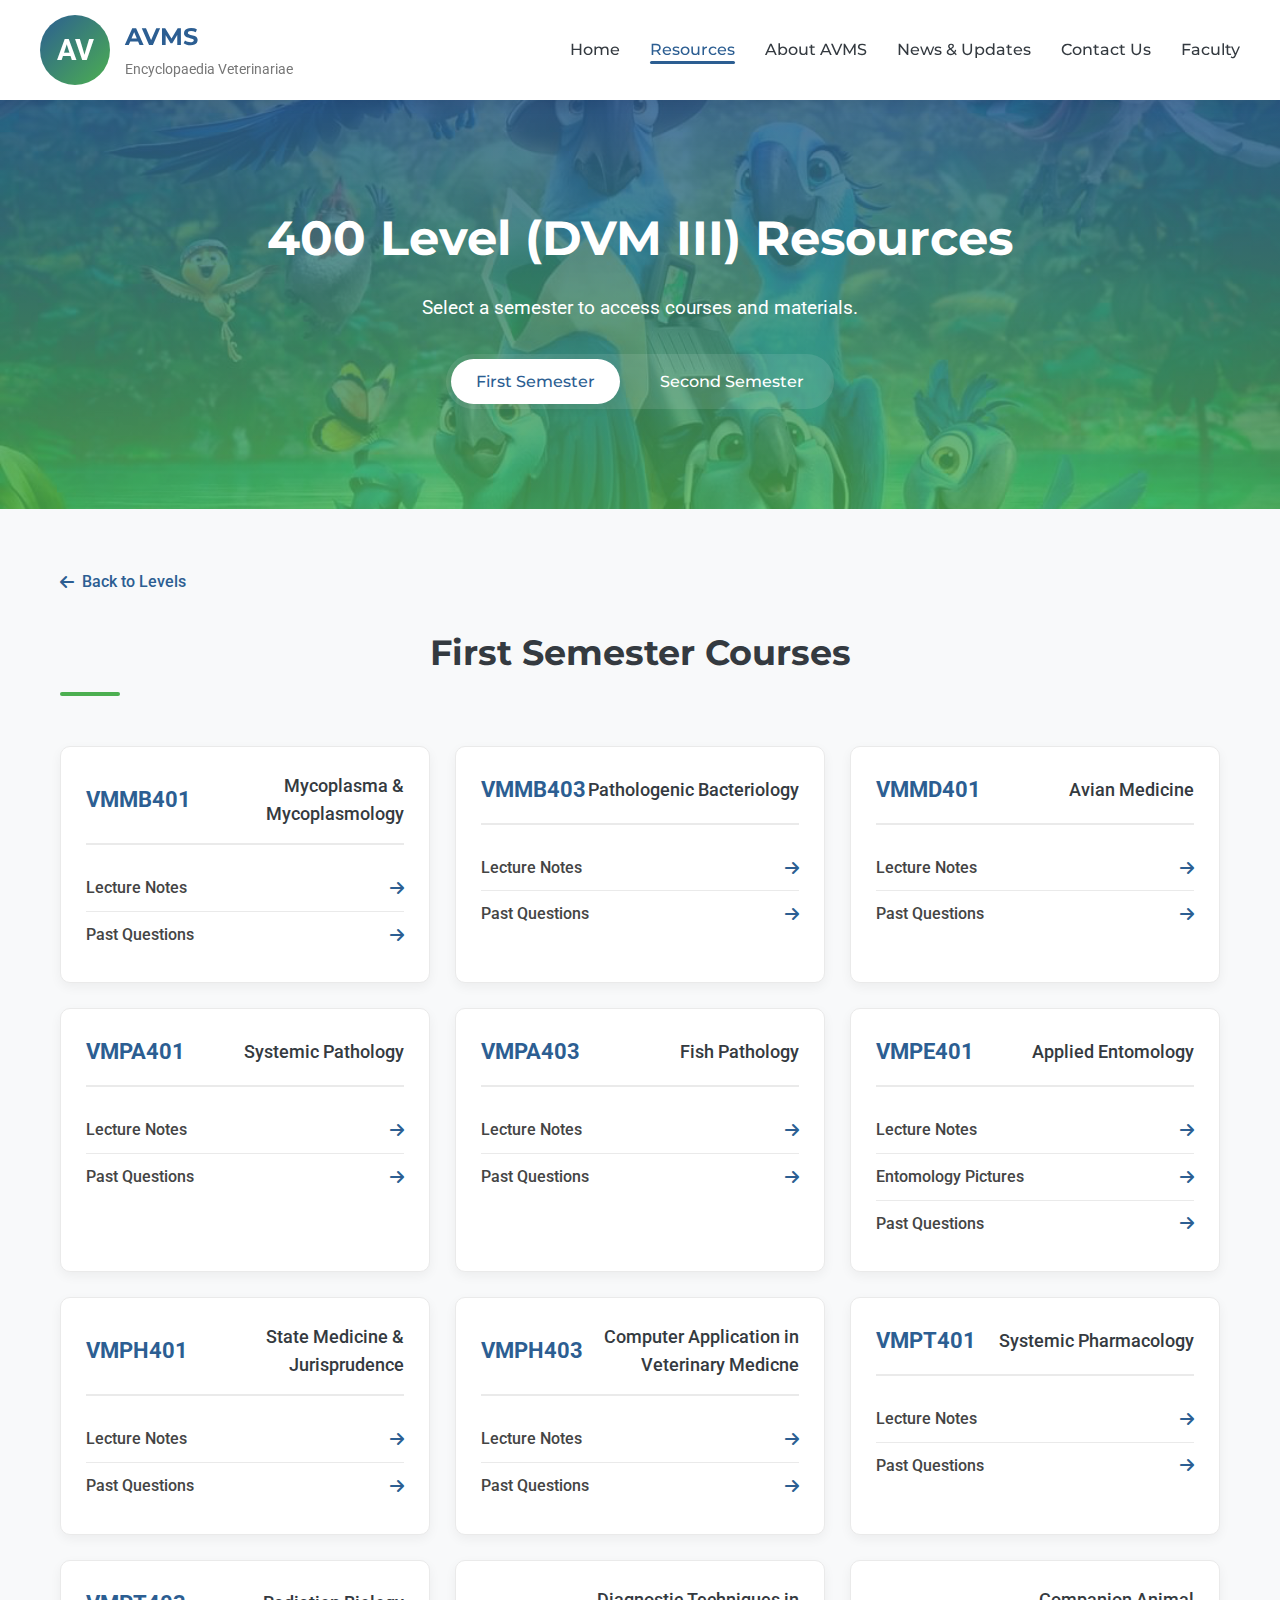
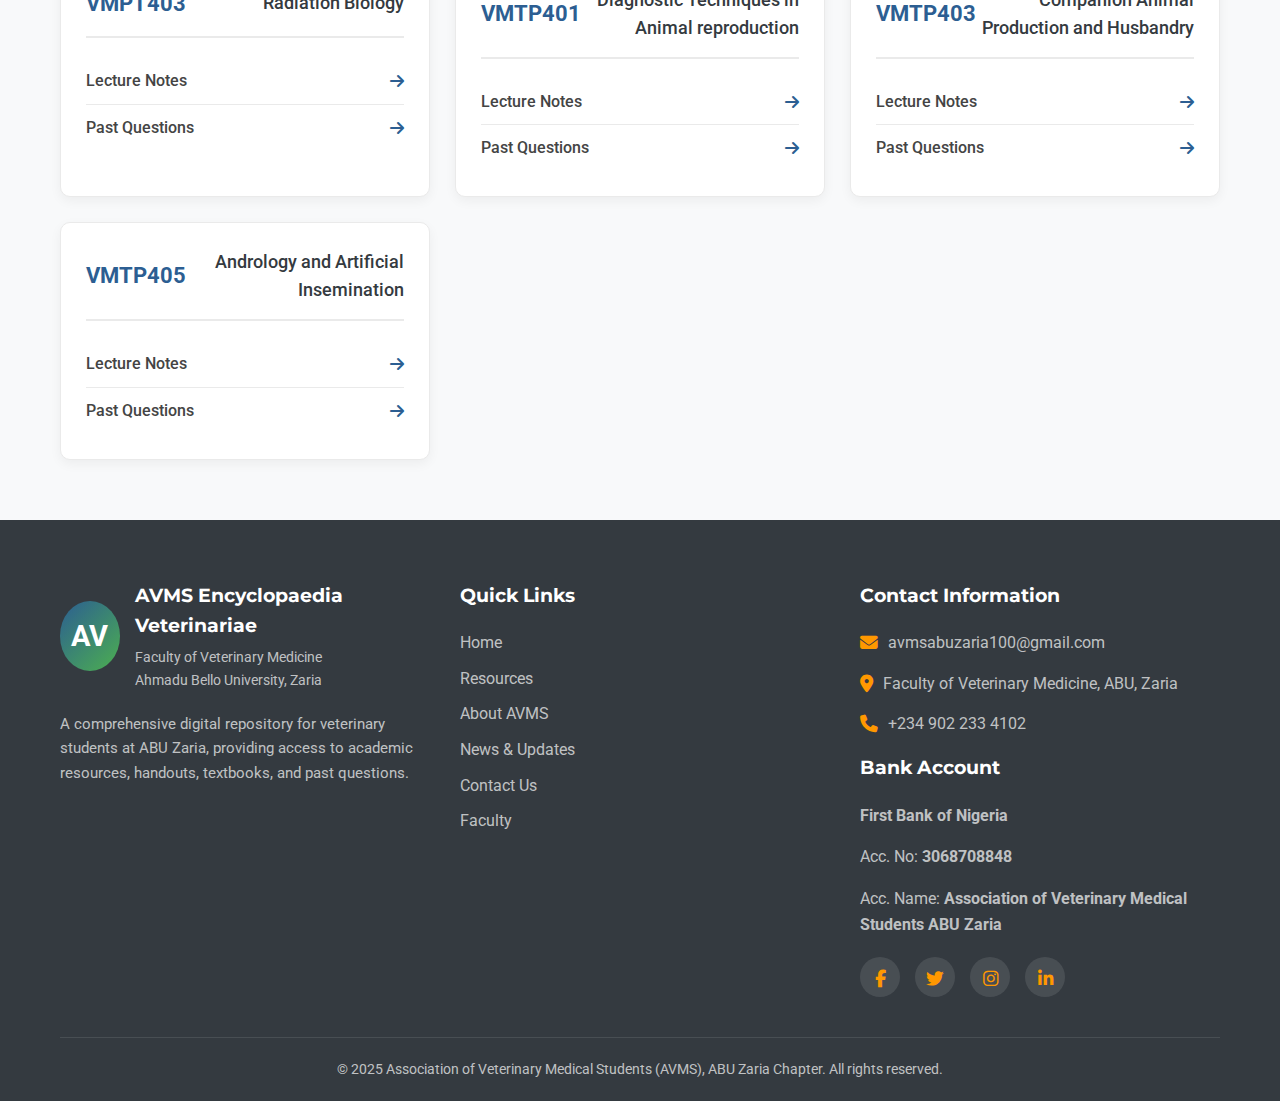
<file: 400l.html>
<!DOCTYPE html>
<html lang="en">
<head>
    <meta charset="UTF-8">
    <meta name="viewport" content="width=device-width, initial-scale=1.0">
    <title>400 Level Resources - AVMS Encyclopaedia Veterinariae</title>
    <link rel="stylesheet" href="https://cdnjs.cloudflare.com/ajax/libs/font-awesome/6.4.0/css/all.min.css">
    <link href="https://fonts.googleapis.com/css2?family=Montserrat:wght@400;500;700&family=Roboto:wght@300;400;500&display=swap" rel="stylesheet">
    <link rel="stylesheet" href="class.css">
    <style></style>
</head>
<body>

    <header class="main-header">
        <div class="container header-container">
            <div class="logo">
                <div class="logo-img">AV</div>
                <div class="logo-text">
                    <h1>AVMS</h1>
                    <span>Encyclopaedia Veterinariae</span>
                </div>
            </div>
            <nav class="main-nav">
                <ul>
                    <li><a href="index.html">Home</a></li>
                    <li><a href="resources.html" class="active">Resources</a></li>
                    <li><a href="about.html">About AVMS</a></li>
                    <li><a href="news.html">News & Updates</a></li>
                    <li><a href="contact.html">Contact Us</a></li>
                    <li><a href="faculty.html">Faculty</a></li>
                </ul>
            </nav>
            <div class="mobile-menu-btn">
                <i class="fas fa-bars"></i>
            </div>
        </div>
    </header>

    <main>
        <section class="resources-hero">
            <div class="container">
                <h1>400 Level (DVM III) Resources</h1>
                <p>Select a semester to access courses and materials.</p>
                <div class="semester-tabs">
                    <a href="#first-semester" class="tab-link" data-tab="first-semester">First Semester</a>
                    <a href="#second-semester" class="tab-link" data-tab="second-semester">Second Semester</a>
                </div>
            </div>
        </section>

        <section id="first-semester" class="courses-section semester-content">
            <div class="container">
                <a href="resources.html" class="back-to-levels"><i class="fas fa-arrow-left"></i> Back to Levels</a>

                <div class="section-title">
                    <h2>First Semester Courses</h2>
                </div>

                <div class="courses-container">
                    <div class="course-card">
                        <div class="course-header">
                            <div class="course-code">VMMB401</div>
                            <div class="course-title">Mycoplasma & Mycoplasmology</div>
                        </div>
                        <ul class="course-resources">
                            <li><a href="https://drive.google.com/drive/folders/1NAZ0NGidjqVytN9d6P6uJqGY8YN4w_OC">Lecture Notes <i class="fas fa-arrow-right"></i></a></li>
                            <li><a href="https://drive.google.com/drive/folders/1ORb7icXH8VMW04cKxMvRjlS_l1naaMpL">Past Questions <i class="fas fa-arrow-right"></i></a></li>
                        </ul>
                    </div>

                    <div class="course-card">
                        <div class="course-header">
                            <div class="course-code">VMMB403</div>
                            <div class="course-title">Pathologenic Bacteriology</div>
                        </div>
                        <ul class="course-resources">
                            <li><a href="https://drive.google.com/drive/folders/17Ig7l9oYqLZFoxakuxGH1_njqdpUzuFY">Lecture Notes <i class="fas fa-arrow-right"></i></a></li>
                            <li><a href="https://drive.google.com/drive/folders/1gFXhT_0jjTESs_5hmVCrLYhFWF6Rb6om">Past Questions <i class="fas fa-arrow-right"></i></a></li>
                        </ul>
                    </div>
                    
                    <div class="course-card">
                        <div class="course-header">
                            <div class="course-code">VMMD401</div>
                            <div class="course-title">Avian Medicine</div>
                        </div>
                        <ul class="course-resources">
                            <li><a href="https://drive.google.com/drive/folders/1yqEVRPCcpZP_l1NDXWv-7cjGoP1upgvH">Lecture Notes <i class="fas fa-arrow-right"></i></a></li>
                            <li><a href="https://drive.google.com/drive/folders/1yqEVRPCcpZP_l1NDXWv-7cjGoP1upgvH">Past Questions <i class="fas fa-arrow-right"></i></a></li>
                        </ul>
                    </div>

                    <div class="course-card">
                        <div class="course-header">
                            <div class="course-code">VMPA401</div>
                            <div class="course-title">Systemic Pathology</div>
                        </div>
                        <ul class="course-resources">
                            <li><a href="https://drive.google.com/drive/folders/18YdbGRIoMZKCHaWV5C9sul2pew9-yqNP">Lecture Notes <i class="fas fa-arrow-right"></i></a></li>
                            <li><a href="https://drive.google.com/drive/folders/1qKnVIYNjrDPWm6JP5mzKGzCQfGepas-b">Past Questions <i class="fas fa-arrow-right"></i></a></li>
                        </ul>
                    </div>

                    <div class="course-card">
                        <div class="course-header">
                            <div class="course-code">VMPA403</div>
                            <div class="course-title">Fish Pathology</div>
                        </div>
                        <ul class="course-resources">
                            <li><a href="https://drive.google.com/drive/folders/1iO7GSG5vcslPQsN32gy5wIFP2T0hMkae">Lecture Notes <i class="fas fa-arrow-right"></i></a></li>
                            <li><a href="https://drive.google.com/drive/folders/1s8Z1AlZTdfvGTAx8S6ViyDhCQwRqESlB">Past Questions <i class="fas fa-arrow-right"></i></a></li>
                        </ul>
                    </div>

                    <div class="course-card">
                        <div class="course-header">
                            <div class="course-code">VMPE401</div>
                            <div class="course-title">Applied Entomology</div>
                        </div>
                        <ul class="course-resources">
                            <li><a href="https://drive.google.com/drive/folders/1Vx6mIe0vzuemGUaf3rUMVYz7HfgAPNtZ">Lecture Notes <i class="fas fa-arrow-right"></i></a></li>
                            <li><a href="https://drive.google.com/drive/folders/1T3p6xrNrSUIULJsjNB9vT7sJB7HrqlEB">Entomology Pictures <i class="fas fa-arrow-right"></i></a></li>
                            <li><a href="https://drive.google.com/drive/folders/1iKojMw5IcnqyYkQ9A1nrHaGBHmZLeev0">Past Questions <i class="fas fa-arrow-right"></i></a></li>
                        </ul>
                    </div>

                    <div class="course-card">
                        <div class="course-header">
                            <div class="course-code">VMPH401</div>
                            <div class="course-title">State Medicine & Jurisprudence</div>
                        </div>
                        <ul class="course-resources">
                            <li><a href="https://drive.google.com/drive/folders/1Vxng-mjFm0V0NJ2YubKjK795NKYEJOWb">Lecture Notes <i class="fas fa-arrow-right"></i></a></li>
                            <li><a href="https://drive.google.com/drive/folders/1Z1DRUkdh33H31UGmZN8a_BFWq73vf_Un">Past Questions <i class="fas fa-arrow-right"></i></a></li>
                        </ul>
                    </div>

                    <div class="course-card">
                        <div class="course-header">
                            <div class="course-code">VMPH403</div>
                            <div class="course-title">Computer Application in Veterinary Medicne</div>
                        </div>
                        <ul class="course-resources">
                            <li><a href="https://drive.google.com/drive/folders/1rdITS4ztqnNvkG54Q8keqrImK7nEDLfm">Lecture Notes <i class="fas fa-arrow-right"></i></a></li>
                            <li><a href="https://drive.google.com/drive/folders/1rdITS4ztqnNvkG54Q8keqrImK7nEDLfm">Past Questions <i class="fas fa-arrow-right"></i></a></li>
                        </ul>
                    </div>

                    <div class="course-card">
                        <div class="course-header">
                            <div class="course-code">VMPT401</div>
                            <div class="course-title">Systemic Pharmacology</div>
                        </div>
                        <ul class="course-resources">
                            <li><a href="https://drive.google.com/drive/folders/1_Ap0oLcsHXw1LFyWNATQaYO2sZc_w7r5">Lecture Notes <i class="fas fa-arrow-right"></i></a></li>
                            <li><a href="[https://drive.google.com/drive/folders/1BW2BnC-LXqGWkOOfaLaA2OCwfeuk3_qQ">Past Questions <i class="fas fa-arrow-right"></i></a></li>
                        </ul>
                    </div>

                    <div class="course-card">
                        <div class="course-header">
                            <div class="course-code">VMPT403</div>
                            <div class="course-title">Radiation Biology</div>
                        </div>
                        <ul class="course-resources">
                            <li><a href="[https://drive.google.com/drive/folders/1Lchvx1dRP_uTlDG5vu_6-ukKGMITZE7y">Lecture Notes <i class="fas fa-arrow-right"></i></a></li>
                            <li><a href="https://drive.google.com/drive/folders/1Lchvx1dRP_uTlDG5vu_6-ukKGMITZE7y">Past Questions <i class="fas fa-arrow-right"></i></a></li>
                        </ul>
                    </div>
                    
                    <div class="course-card">
                        <div class="course-header">
                            <div class="course-code">VMTP401</div>
                            <div class="course-title">Diagnostic Techniques in Animal reproduction</div>
                        </div>
                        <ul class="course-resources">
                            <li><a href="https://drive.google.com/drive/folders/1FNV1Q8Wj6-LC2UurMoi6TscwOxsQgap-">Lecture Notes <i class="fas fa-arrow-right"></i></a></li>
                            <li><a href="https://drive.google.com/drive/folders/1m0VbRxhTwUXElbOfM7UjsONqnJdfq9qF">Past Questions <i class="fas fa-arrow-right"></i></a></li>
                        </ul>
                    </div>

                    <div class="course-card">
                        <div class="course-header">
                            <div class="course-code">VMTP403</div>
                            <div class="course-title">Companion Animal Production and Husbandry</div>
                        </div>
                        <ul class="course-resources">
                            <li><a href="[https://drive.google.com/drive/folders/1REvVOIYkFmaVGU06uwjZXPI1v5ylxdLw">Lecture Notes <i class="fas fa-arrow-right"></i></a></li>
                            <li><a href="https://drive.google.com/drive/folders/1pPjGRoaqOjHFSyDI8DmlF_pMGPHbpNp5">Past Questions <i class="fas fa-arrow-right"></i></a></li>
                        </ul>
                    </div>
                    
                    <div class="course-card">
                        <div class="course-header">
                            <div class="course-code">VMTP405</div>
                            <div class="course-title">Andrology and Artificial Insemination</div>
                        </div>
                        <ul class="course-resources">
                            <li><a href="https://drive.google.com/drive/folders/1ZtsyGQoOB_bUaF-uaN5ROd6rFbxlMGWx">Lecture Notes <i class="fas fa-arrow-right"></i></a></li>
                            <li><a href="https://drive.google.com/drive/folders/12KOVqXWggi8fTyQYRFrgFjHywe_ugrbb">Past Questions <i class="fas fa-arrow-right"></i></a></li>
                        </ul>
                    </div>
                </div>
            </div>
        </section>

        <section id="second-semester" class="courses-section semester-content" style="display:none;">
            <div class="container">
                <a href="resources.html" class="back-to-levels"><i class="fas fa-arrow-left"></i> Back to Levels</a>

                <div class="section-title">
                    <h2>Second Semester Courses</h2>
                </div>

                <div class="courses-container">
                    <div class="course-card">
                        <div class="course-header">
                            <div class="course-code">VMMB404</div>
                            <div class="course-title">Virology</div>
                        </div>
                        <ul class="course-resources">
                            <li><a href="https://drive.google.com/drive/folders/1vWfhES1nu81O9B0FU4JmOHjIlQMSKBkb">Lecture Notes <i class="fas fa-arrow-right"></i></a></li>
                            <li><a href="https://drive.google.com/drive/folders/1jo-TGF60lZsZH-U_UHO4MvepRZvMzOXw">Past Questions <i class="fas fa-arrow-right"></i></a></li>
                        </ul>
                    </div>
                    <div class="course-card">
                        <div class="course-header">
                            <div class="course-code">VMMD402</div>
                            <div class="course-title">Principles of Medicine (POM)</div>
                        </div>
                        <ul class="course-resources">
                            <li><a href="https://drive.google.com/drive/folders/1lGTps2E319iuHgTpzbJ4INYFOcdUT-jM">Lecture Notes <i class="fas fa-arrow-right"></i></a></li>
                            <li><a href="https://drive.google.com/drive/folders/1rlyeSluBCpY6XvJH-qwt-HtNRiZ6BVrV">Past Questions <i class="fas fa-arrow-right"></i></a></li>
                        </ul>
                    </div>
                    <div class="course-card">
                        <div class="course-header">
                            <div class="course-code">VMPA402</div>
                            <div class="course-title">Pathology of Infectious Diseases (PID)</div>
                        </div>
                        <ul class="course-resources">
                            <li><a href="https://drive.google.com/drive/folders/1lxCYiLc0tpZ6ANfRIqba78PiUt9pfjdq">Lecture Notes <i class="fas fa-arrow-right"></i></a></li>
                            <li><a href="https://drive.google.com/drive/folders/1ZQqUk8WshPVNOBf9iIH35xhwbq8dvfo0">Past Questions <i class="fas fa-arrow-right"></i></a></li>
                        </ul>
                    </div>
                    <div class="course-card">
                        <div class="course-header">
                            <div class="course-code">VMPA406</div>
                            <div class="course-title">Clinical Pathology</div>
                        </div>
                        <ul class="course-resources">
                            <li><a href="https://drive.google.com/drive/folders/14zGxGZFd8SEHXAvn9wngX3ytZIfoIcas">Lecture Notes <i class="fas fa-arrow-right"></i></a></li>
                            <li><a href="https://drive.google.com/drive/folders/1REN0Qel7ql90UuJF21Bl3-xIrtxt6yv1">Past Questions <i class="fas fa-arrow-right"></i></a></li>
                        </ul>
                    </div>
                    <div class="course-card">
                        <div class="course-header">
                            <div class="course-code">VMPA408</div>
                            <div class="course-title">Lab Animal Diseases</div>
                        </div>
                        <ul class="course-resources">
                            <li><a href="https://drive.google.com/drive/folders/10XTWS7lp8pgH64AKY-64ofeJZh-SumQs">Lecture Notes <i class="fas fa-arrow-right"></i></a></li>
                            <li><a href="https://drive.google.com/drive/folders/10XTWS7lp8pgH64AKY-64ofeJZh-SumQs">Past Questions <i class="fas fa-arrow-right"></i></a></li>
                        </ul>
                    </div>
                    <div class="course-card">
                        <div class="course-header">
                            <div class="course-code">VMPT402</div>
                            <div class="course-title">Chemotherapy</div>
                        </div>
                        <ul class="course-resources">
                            <li><a href="https://drive.google.com/drive/folders/1oXAVfHIgZJOEOhrv2bOdCSJzGGkJOK57">Lecture Notes <i class="fas fa-arrow-right"></i></a></li>
                            <li><a href="https://drive.google.com/drive/folders/1SpJXWEkDmN4QAnXSWJP9eePytKOZ9cAd">Past Questions <i class="fas fa-arrow-right"></i></a></li>
                        </ul>
                    </div>
                    <div class="course-card">
                        <div class="course-header">
                            <div class="course-code">VMPT404</div>
                            <div class="course-title">Veterinary Toxicology</div>
                        </div>
                        <ul class="course-resources">
                            <li><a href="https://drive.google.com/drive/folders/1tqXdU_UIa65bodzyigbLx3SAPc002xzy">Lecture Notes <i class="fas fa-arrow-right"></i></a></li>
                            <li><a href="https://drive.google.com/drive/folders/1xYxTt7ylMN1n5uVYuJu1CrzqsOv11WTc">Past Questions <i class="fas fa-arrow-right"></i></a></li>
                        </ul>
                    </div>
                    <div class="course-card">
                        <div class="course-header">
                            <div class="course-code">VMSR402</div>
                            <div class="course-title">Principles of Surgery (POS)</div>
                        </div>
                        <ul class="course-resources">
                            <li><a href="https://drive.google.com/drive/folders/1te_sZ56KRaQJIVq9gGFl1b1ayikonq4L">Lecture Notes <i class="fas fa-arrow-right"></i></a></li>
                            <li><a href="https://drive.google.com/drive/folders/1fYIfubknE7mzMbMg1PXxhyo2esu7b-_1">Past Questions <i class="fas fa-arrow-right"></i></a></li>
                        </ul>
                    </div>
                    <div class="course-card">
                        <div class="course-header">
                            <div class="course-code">VMSR404</div>
                            <div class="course-title">Veterinary Anaesthesiology</div>
                        </div>
                        <ul class="course-resources">
                            <li><a href="https://drive.google.com/drive/folders/1G_8icvccJzrS9uj7HD6-3OXzNFO42sme">Lecture Notes <i class="fas fa-arrow-right"></i></a></li>
                            <li><a href="https://drive.google.com/drive/folders/1HvEuPOvALiwIP26ASULyiLjzgESIgwJX">Past Questions <i class="fas fa-arrow-right"></i></a></li>
                        </ul>
                    </div>
                </div>
            </div>
        </section>
    </main>

    <footer class="main-footer">
        <div class="container">
            <div class="footer-container">
                <div class="footer-info">
                    <div class="footer-logo">
                        <div class="logo-img">AV</div>
                        <div>
                            <h3>AVMS Encyclopaedia Veterinariae</h3>
                            <p>Faculty of Veterinary Medicine<br>Ahmadu Bello University, Zaria</p>
                        </div>
                    </div>
                    <p class="footer-description">A comprehensive digital repository for veterinary students at ABU Zaria, providing access to academic resources, handouts, textbooks, and past questions.</p>
                </div>

                <div class="footer-links">
                    <h4>Quick Links</h4>
                    <ul>
                        <li><a href="index.html">Home</a></li>
                        <li><a href="resources.html">Resources</a></li>
                        <li><a href="about.html">About AVMS</a></li>
                        <li><a href="news.html">News & Updates</a></li>
                        <li><a href="contact.html">Contact Us</a></li>
                        <li><a href="faculty.html">Faculty</a></li>
                    </ul>
                </div>

                <div class="footer-contact">
                    <h4>Contact Information</h4>
                    <ul>
                        <li><i class="fas fa-envelope"></i> avmsabuzaria100@gmail.com</li>
                        <li><i class="fas fa-map-marker-alt"></i> Faculty of Veterinary Medicine, ABU, Zaria</li>
                        <li><i class="fas fa-phone"></i> +234 902 233 4102</li>
                    </ul>
                    <div class="bank-details-footer">
                        <h4>Bank Account</h4>
                        <p><strong>First Bank of Nigeria</strong></p>
                        <p>Acc. No: <strong>3068708848</strong></p>
                        <p>Acc. Name: <strong>Association of Veterinary Medical Students ABU Zaria</strong></p>
                    </div>
                    <div class="social-links">
                        <a href="#"><i class="fab fa-facebook-f"></i></a>
                        <a href="#"><i class="fab fa-twitter"></i></a>
                        <a href="#"><i class="fab fa-instagram"></i></a>
                        <a href="#"><i class="fab fa-linkedin-in"></i></a>
                    </div>
                </div>
            </div>

            <div class="footer-bottom">
                <p>&copy; 2025 Association of Veterinary Medical Students (AVMS), ABU Zaria Chapter. All rights reserved.</p>
            </div>
        </div>
    </footer>

    <script>
        document.addEventListener('DOMContentLoaded', function() {
            const semesterContentSections = document.querySelectorAll('.semester-content');
            const tabLinks = document.querySelectorAll('.tab-link');

            function showSemesterContent(hash) {
                // Hide all semester content sections
                semesterContentSections.forEach(section => {
                    section.style.display = 'none';
                });

                // Deactivate all tab links
                tabLinks.forEach(link => {
                    link.classList.remove('active');
                });

                // Determine the target section
                let targetSectionId = hash || '#first-semester';
                const targetSection = document.querySelector(targetSectionId);

                // Show the target section and activate its tab link
                if (targetSection) {
                    targetSection.style.display = 'block';
                    const correspondingTab = document.querySelector(`.tab-link[href="${targetSectionId}"]`);
                    if (correspondingTab) {
                        correspondingTab.classList.add('active');
                    }
                }
            }

            // Initial load
            showSemesterContent(window.location.hash);

            // Handle tab clicks
            tabLinks.forEach(link => {
                link.addEventListener('click', function(e) {
                    e.preventDefault();
                    const hash = this.getAttribute('href');
                    history.pushState(null, '', hash);
                    showSemesterContent(hash);
                });
            });

            // Handle browser back/forward buttons
            window.addEventListener('popstate', function() {
                showSemesterContent(window.location.hash);
            });
        });
    </script>
</body>
</html>
</file>
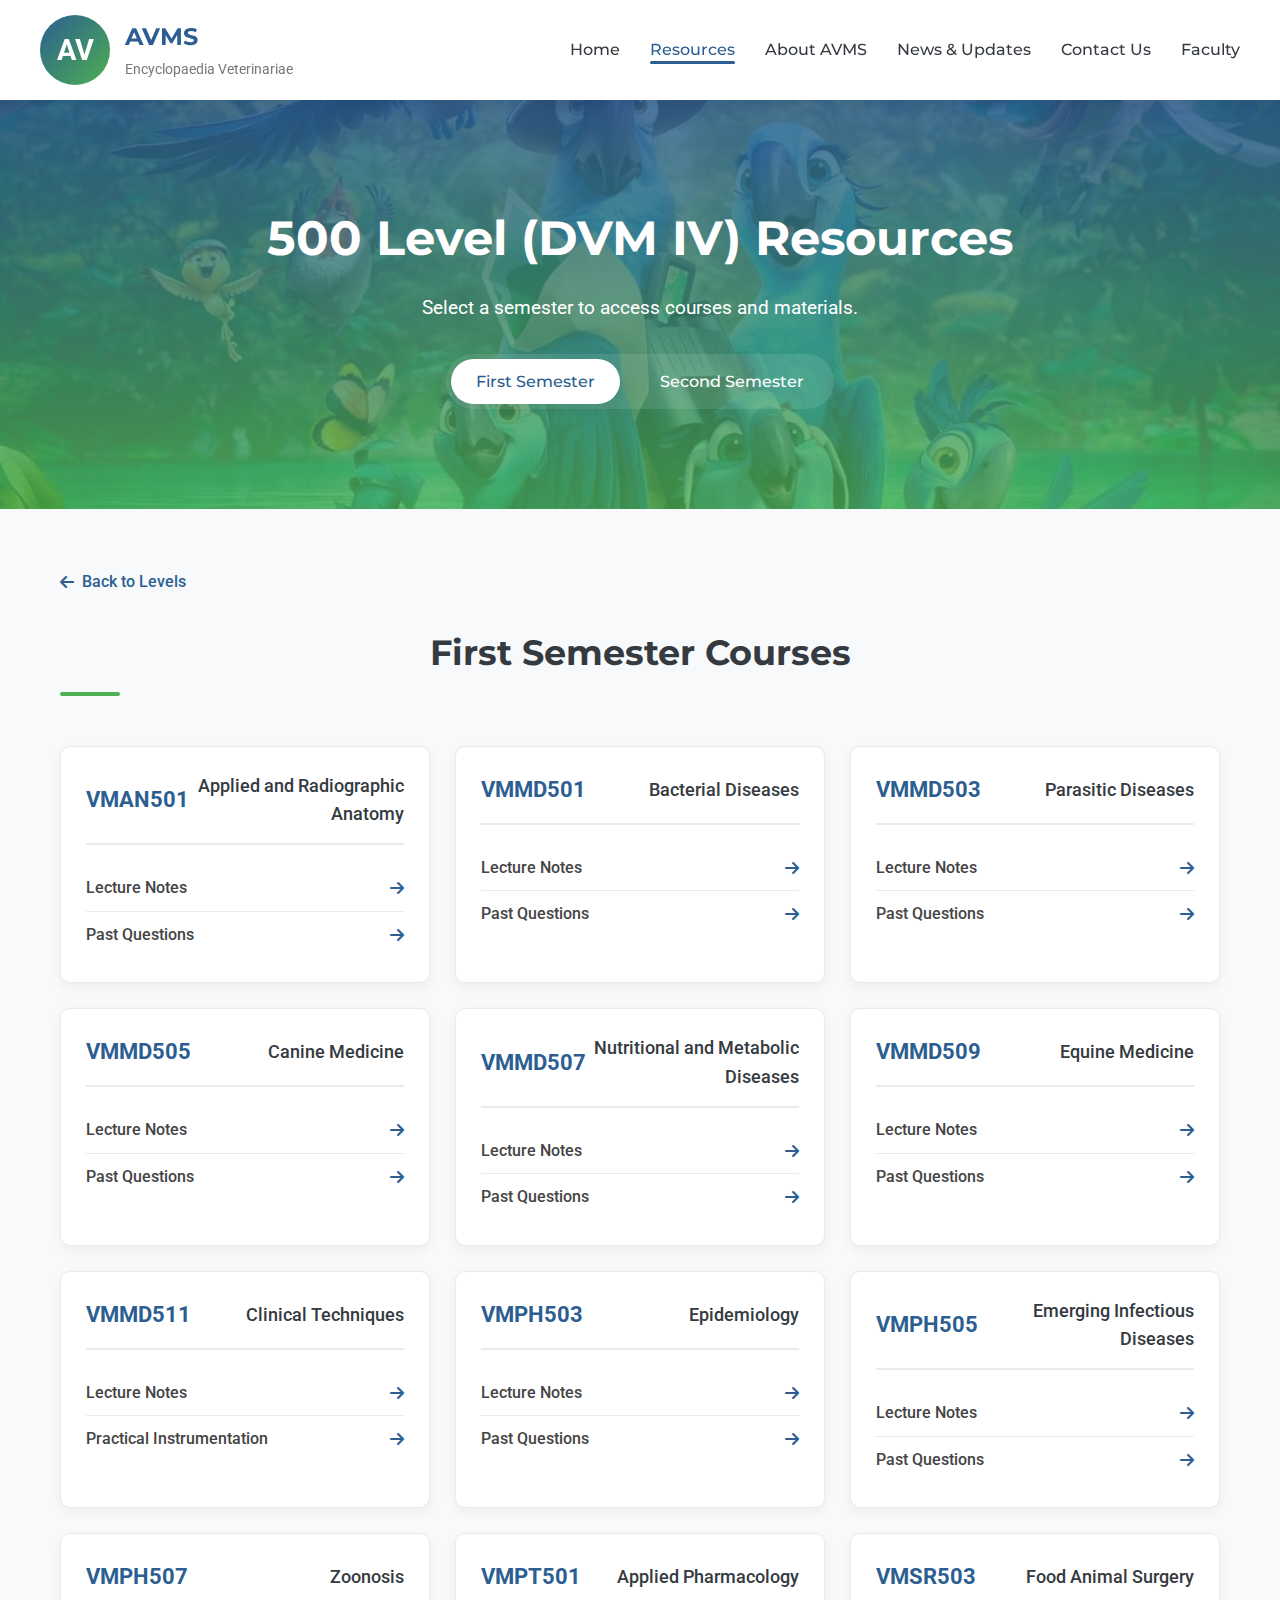
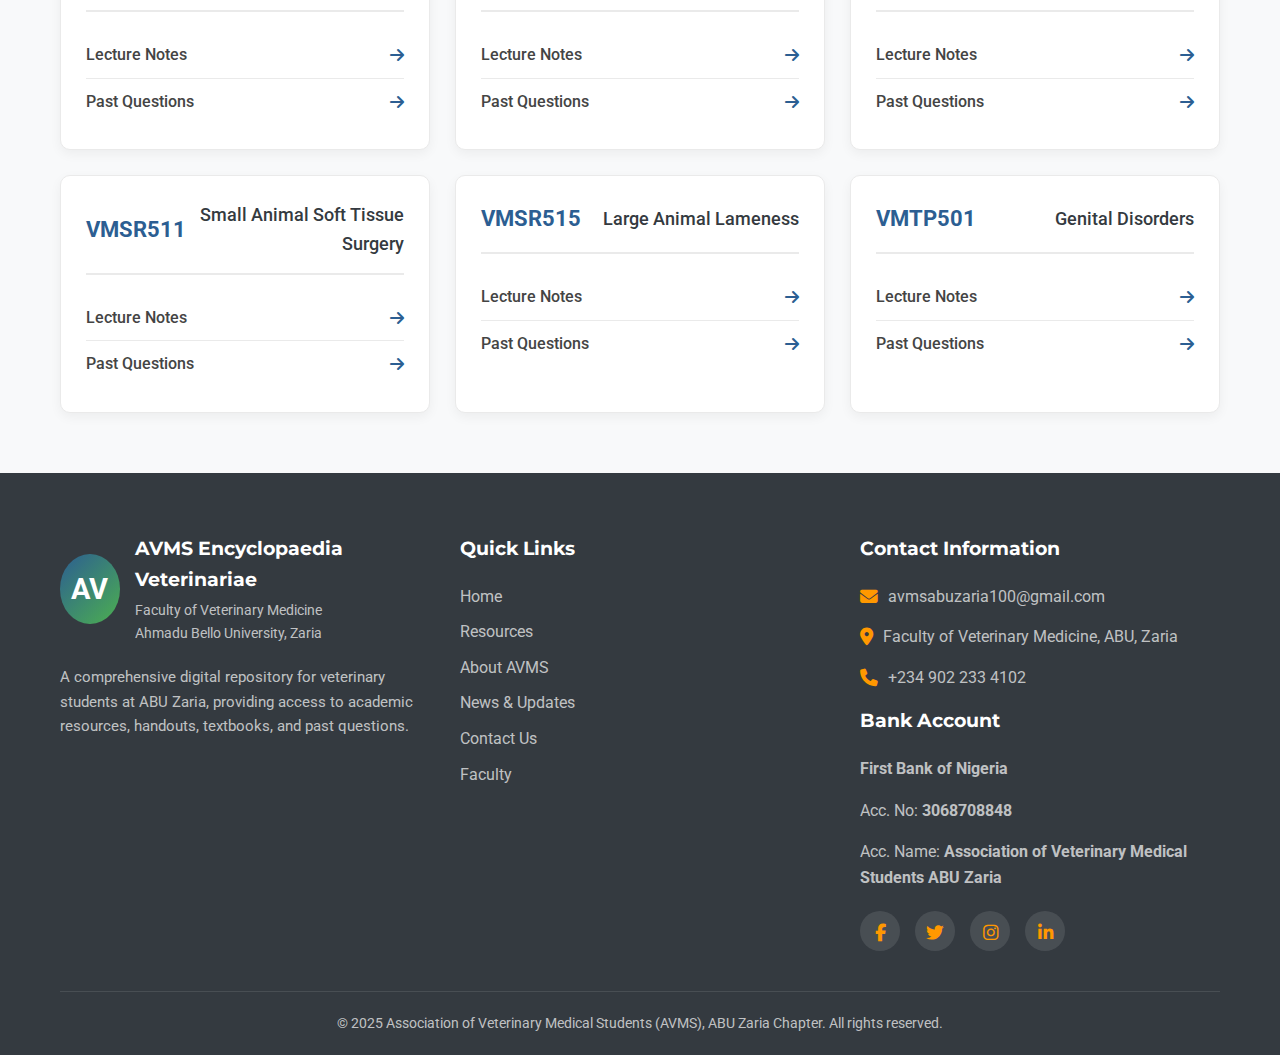
<file: 500l.html>
<!DOCTYPE html>
<html lang="en">
<head>
    <meta charset="UTF-8">
    <meta name="viewport" content="width=device-width, initial-scale=1.0">
    <title>500 Level Resources - AVMS Encyclopaedia Veterinariae</title>
    <link rel="stylesheet" href="https://cdnjs.cloudflare.com/ajax/libs/font-awesome/6.4.0/css/all.min.css">
    <link href="https://fonts.googleapis.com/css2?family=Montserrat:wght@400;500;700&family=Roboto:wght@300;400;500&display=swap" rel="stylesheet">
    <link rel="stylesheet" href="class.css">
    <style></style>
</head>
<body>

    <header class="main-header">
        <div class="container header-container">
            <div class="logo">
                <div class="logo-img">AV</div>
                <div class="logo-text">
                    <h1>AVMS</h1>
                    <span>Encyclopaedia Veterinariae</span>
                </div>
            </div>
            <nav class="main-nav">
                <ul>
                    <li><a href="index.html">Home</a></li>
                    <li><a href="resources.html" class="active">Resources</a></li>
                    <li><a href="about.html">About AVMS</a></li>
                    <li><a href="news.html">News & Updates</a></li>
                    <li><a href="contact.html">Contact Us</a></li>
                    <li><a href="faculty.html">Faculty</a></li>
                </ul>
            </nav>
            <div class="mobile-menu-btn">
                <i class="fas fa-bars"></i>
            </div>
        </div>
    </header>

    <main>
        <section class="resources-hero">
            <div class="container">
                <h1>500 Level (DVM IV) Resources</h1>
                <p>Select a semester to access courses and materials.</p>
                <div class="semester-tabs">
                    <a href="#first-semester" class="tab-link" data-tab="first-semester">First Semester</a>
                    <a href="#second-semester" class="tab-link" data-tab="second-semester">Second Semester</a>
                </div>
            </div>
        </section>

        <section id="first-semester" class="courses-section semester-content">
            <div class="container">
                <a href="resources.html" class="back-to-levels"><i class="fas fa-arrow-left"></i> Back to Levels</a>

                <div class="section-title">
                    <h2>First Semester Courses</h2>
                </div>

                <div class="courses-container">
                    <div class="course-card">
                        <div class="course-header">
                            <div class="course-code">VMAN501</div>
                            <div class="course-title">Applied and Radiographic Anatomy</div>
                        </div>
                        <ul class="course-resources">
                            <li><a href="https://drive.google.com/drive/folders/1LS9kMXRlulUyxdHgXG-eXJDXq-oFXkfr">Lecture Notes <i class="fas fa-arrow-right"></i></a></li>
                            <li><a href="https://drive.google.com/drive/folders/17OYMB1jeKf3_y04vE8U5haUgY1adcgSY">Past Questions <i class="fas fa-arrow-right"></i></a></li>
                        </ul>
                    </div>
                    <div class="course-card">
                        <div class="course-header">
                            <div class="course-code">VMMD501</div>
                            <div class="course-title">Bacterial Diseases</div>
                        </div>
                        <ul class="course-resources">
                            <li><a href="https://drive.google.com/drive/folders/1WyLskO0OmbYZPMntryCZJnWhuFwatpUV">Lecture Notes <i class="fas fa-arrow-right"></i></a></li>
                            <li><a href="https://drive.google.com/drive/folders/1fA8BadWcr-lDhGEmAdvU4tNGMKlJBRk1">Past Questions <i class="fas fa-arrow-right"></i></a></li>
                        </ul>
                    </div>
                    <div class="course-card">
                        <div class="course-header">
                            <div class="course-code">VMMD503</div>
                            <div class="course-title">Parasitic Diseases</div>
                        </div>
                        <ul class="course-resources">
                            <li><a href="https://drive.google.com/drive/folders/1TaSSmB0bO8FXCDtFgxwzmy3aUeSg8TzB">Lecture Notes <i class="fas fa-arrow-right"></i></a></li>
                            <li><a href="https://drive.google.com/drive/folders/1P2T_iBuSqRyxgHi8BRLpbPg6zkPSZcGE">Past Questions <i class="fas fa-arrow-right"></i></a></li>
                        </ul>
                    </div>
                    <div class="course-card">
                        <div class="course-header">
                            <div class="course-code">VMMD505</div>
                            <div class="course-title">Canine Medicine</div>
                        </div>
                        <ul class="course-resources">
                            <li><a href="https://drive.google.com/drive/folders/1mOI-3614t2B9hb-zeD9A2SrH600kqDYa">Lecture Notes <i class="fas fa-arrow-right"></i></a></li>
                            <li><a href="https://drive.google.com/drive/folders/1ELtajiYlcgTK6STlUFVpBLpmdH3NdpSV">Past Questions <i class="fas fa-arrow-right"></i></a></li>
                        </ul>
                    </div>
                    <div class="course-card">
                        <div class="course-header">
                            <div class="course-code">VMMD507</div>
                            <div class="course-title">Nutritional and Metabolic Diseases</div>
                        </div>
                        <ul class="course-resources">
                            <li><a href="https://drive.google.com/drive/folders/1t7Fre1KS9rV815ZXv_lVqd3Zz4_dH3Hw">Lecture Notes <i class="fas fa-arrow-right"></i></a></li>
                            <li><a href="https://drive.google.com/drive/folders/17KGcZzxbuun8mYwxsV6VV_xtbRmz9BTj">Past Questions <i class="fas fa-arrow-right"></i></a></li>
                        </ul>
                    </div>
                    <div class="course-card">
                        <div class="course-header">
                            <div class="course-code">VMMD509</div>
                            <div class="course-title">Equine Medicine</div>
                        </div>
                        <ul class="course-resources">
                            <li><a href="https://drive.google.com/drive/folders/1OqP7QdBYI9Wb_-ofYw8xUW7dJihaQWt9">Lecture Notes <i class="fas fa-arrow-right"></i></a></li>
                            <li><a href="https://drive.google.com/drive/folders/1FcPrbrk-kJTLsnIOxZamnkQBeAIH0NLT">Past Questions <i class="fas fa-arrow-right"></i></a></li>
                        </ul>
                    </div>
                    <div class="course-card">
                        <div class="course-header">
                            <div class="course-code">VMMD511</div>
                            <div class="course-title">Clinical Techniques</div>
                        </div>
                        <ul class="course-resources">
                            <li><a href="https://drive.google.com/drive/folders/1LXiR4lI44VZxongA1SdzI2yUILEajVVg">Lecture Notes <i class="fas fa-arrow-right"></i></a></li>
                            <li><a href="https://drive.google.com/drive/folders/1dkdutaqQbZg_j8NkZkeSfv_lssf39oal">Practical Instrumentation <i class="fas fa-arrow-right"></i></a></li>
                        </ul>
                    </div>
                    <div class="course-card">
                        <div class="course-header">
                            <div class="course-code">VMPH503</div>
                            <div class="course-title">Epidemiology</div>
                        </div>
                        <ul class="course-resources">
                            <li><a href="https://drive.google.com/drive/folders/101aPBQL9X9BkXiZNuViLR3I03uPWAElA">Lecture Notes <i class="fas fa-arrow-right"></i></a></li>
                            <li><a href="https://drive.google.com/drive/folders/10EGVrT1uTfVT0WlXVIYBBRBxThCBnNqv">Past Questions <i class="fas fa-arrow-right"></i></a></li>
                        </ul>
                    </div>
                    <div class="course-card">
                        <div class="course-header">
                            <div class="course-code">VMPH505</div>
                            <div class="course-title">Emerging Infectious Diseases</div>
                        </div>
                        <ul class="course-resources">
                            <li><a href="https://drive.google.com/drive/folders/1KMOkaqQeZfp-qlIG0hAOxrrb2oTQeT4-">Lecture Notes <i class="fas fa-arrow-right"></i></a></li>
                            <li><a href="https://drive.google.com/drive/folders/1XZ590Ej_Z12aCz9gMlhEgbC_oc-xlT4-">Past Questions <i class="fas fa-arrow-right"></i></a></li>
                        </ul>
                    </div>
                    <div class="course-card">
                        <div class="course-header">
                            <div class="course-code">VMPH507</div>
                            <div class="course-title">Zoonosis</div>
                        </div>
                        <ul class="course-resources">
                            <li><a href="https://drive.google.com/drive/folders/1PqSszbOavyP6HZNx0D83affNUUo7r6j9">Lecture Notes <i class="fas fa-arrow-right"></i></a></li>
                            <li><a href="https://drive.google.com/drive/folders/1jCuGuutb-zV9F3mbWXeVclmot_I_bNRQ">Past Questions <i class="fas fa-arrow-right"></i></a></li>
                        </ul>
                    </div>
                    <div class="course-card">
                        <div class="course-header">
                            <div class="course-code">VMPT501</div>
                            <div class="course-title">Applied Pharmacology</div>
                        </div>
                        <ul class="course-resources">
                            <li><a href="https://drive.google.com/drive/folders/1-obl1v2Egu15nWpHLydj73t-KlS7ou9H">Lecture Notes <i class="fas fa-arrow-right"></i></a></li>
                            <li><a href="https://drive.google.com/drive/folders/14LgJKwVOD308PDkcTDbGdcPm9Wl73DmQ">Past Questions <i class="fas fa-arrow-right"></i></a></li>
                        </ul>
                    </div>
                    <div class="course-card">
                        <div class="course-header">
                            <div class="course-code">VMSR503</div>
                            <div class="course-title">Food Animal Surgery</div>
                        </div>
                        <ul class="course-resources">
                            <li><a href="https://drive.google.com/drive/folders/1Y_Iy-ul91uZ1QiRhrO8UAZbM6K7L_hMj">Lecture Notes <i class="fas fa-arrow-right"></i></a></li>
                            <li><a href="https://drive.google.com/drive/folders/12HSC7SaOFvSGRw6W22ccKaOVemclGR0I">Past Questions <i class="fas fa-arrow-right"></i></a></li>
                        </ul>
                    </div>
                    <div class="course-card">
                        <div class="course-header">
                            <div class="course-code">VMSR511</div>
                            <div class="course-title">Small Animal Soft Tissue Surgery</div>
                        </div>
                        <ul class="course-resources">
                            <li><a href="https://drive.google.com/drive/folders/1sXDrw44X7v8zVFqrHzqslKAf4xXpt9FS">Lecture Notes <i class="fas fa-arrow-right"></i></a></li>
                            <li><a href="https://drive.google.com/drive/folders/1CtbDiGbJKEJit128UH5TE7mQvcYhHFot">Past Questions <i class="fas fa-arrow-right"></i></a></li>
                        </ul>
                    </div>
                    <div class="course-card">
                        <div class="course-header">
                            <div class="course-code">VMSR515</div>
                            <div class="course-title">Large Animal Lameness</div>
                        </div>
                        <ul class="course-resources">
                            <li><a href="https://drive.google.com/drive/folders/14Jwwn04pvhEtiIaRusk833vw11XCh9nk">Lecture Notes <i class="fas fa-arrow-right"></i></a></li>
                            <li><a href="https://drive.google.com/drive/folders/1QNATwLtNU7vAK0sJfStVf93Vxuma8dac">Past Questions <i class="fas fa-arrow-right"></i></a></li>
                        </ul>
                    </div>
                    <div class="course-card">
                        <div class="course-header">
                            <div class="course-code">VMTP501</div>
                            <div class="course-title">Genital Disorders</div>
                        </div>
                        <ul class="course-resources">
                            <li><a href="https://drive.google.com/drive/folders/1xN7-7BcZ6fFJ0ri0NlAJYItJp_Cwi2ta">Lecture Notes <i class="fas fa-arrow-right"></i></a></li>
                            <li><a href="https://drive.google.com/drive/folders/1yFSwrxEhujJUIB--NdwjlYMG3-h2iyzL">Past Questions <i class="fas fa-arrow-right"></i></a></li>
                        </ul>
                    </div>
                </div>
            </div>
        </section>

        <section id="second-semester" class="courses-section semester-content" style="display:none;">
            <div class="container">
                <a href="resources.html" class="back-to-levels"><i class="fas fa-arrow-left"></i> Back to Levels</a>

                <div class="section-title">
                    <h2>Second Semester Courses</h2>
                </div>

                <div class="courses-container">
                    <div class="course-card">
                        <div class="course-header">
                            <div class="course-code">VMMD502</div>
                            <div class="course-title">Aquatic and Wildlife medicine</div>
                        </div>
                        <ul class="course-resources">
                            <li><a href="https://drive.google.com/drive/folders/1oSS7BVkoEaWAKaav70KGkWeBCPTroVOJ">Lecture Notes <i class="fas fa-arrow-right"></i></a></li>
                            <li><a href="https://drive.google.com/drive/folders/1oSS7BVkoEaWAKaav70KGkWeBCPTroVOJ">Past Questions <i class="fas fa-arrow-right"></i></a></li>
                        </ul>
                    </div>
                    <div class="course-card">
                        <div class="course-header">
                            <div class="course-code">VMMD506</div>
                            <div class="course-title">Viral Diseases</div>
                        </div>
                        <ul class="course-resources">
                            <li><a href="https://drive.google.com/drive/folders/1toU5D3HxNW7IAm1mrF5hCWHA4_xXsRDi">Lecture Notes <i class="fas fa-arrow-right"></i></a></li>
                            <li><a href="https://drive.google.com/drive/folders/1XRhunB__6Uda8s-31QUiZ2k3tijn8PXU">Past Questions <i class="fas fa-arrow-right"></i></a></li>
                        </ul>
                    </div>
                    <div class="course-card">
                        <div class="course-header">
                            <div class="course-code">VMMD510</div>
                            <div class="course-title">Feline Medicine</div>
                        </div>
                        <ul class="course-resources">
                            <li><a href="https://drive.google.com/drive/folders/1f4IZpa5wa60ojjzbJJMilUG2kN_JmBGH">Lecture Notes <i class="fas fa-arrow-right"></i></a></li>
                            <li><a href="https://drive.google.com/drive/folders/1T2aTqc_SFKaX3BxTjG8G2ocKKdyjvh83?usp=drive_link">Past Questions <i class="fas fa-arrow-right"></i></a></li>
                        </ul>
                    </div>
                    <div class="course-card">
                        <div class="course-header">
                            <div class="course-code">VMMD508</div>
                            <div class="course-title">Entrepreurship & Vet. Practice</div>
                        </div>
                        <ul class="course-resources">
                            <li><a href="https://drive.google.com/drive/folders/19aTJQNmNjnYCDGUCupDQKr0N-ihAwJB3">Lecture Notes <i class="fas fa-arrow-right"></i></a></li>
                            <li><a href="https://drive.google.com/drive/folders/19aTJQNmNjnYCDGUCupDQKr0N-ihAwJB3">Past Questions <i class="fas fa-arrow-right"></i></a></li>
                        </ul>
                    </div>
                    <div class="course-card">
                        <div class="course-header">
                            <div class="course-code">VMPA502</div>
                            <div class="course-title">Poultry Diseases and Production</div>
                        </div>
                        <ul class="course-resources">
                            <li><a href="https://drive.google.com/drive/folders/1_h-2Hdn9vGdmSpNTTvbh1Q8bNchEHP_I">Lecture Notes <i class="fas fa-arrow-right"></i></a></li>
                            <li><a href="https://drive.google.com/drive/folders/1e3WIBcwDY5oSbipKSTnxY32ig5KvQIA5">Past Questions <i class="fas fa-arrow-right"></i></a></li>
                        </ul>
                    </div>
                    <div class="course-card">
                        <div class="course-header">
                            <div class="course-code">VMPE502</div>
                            <div class="course-title">Aquatic Parasitology</div>
                        </div>
                        <ul class="course-resources">
                            <li><a href="https://drive.google.com/drive/folders/1iORsc4s-jDVRwsL0YlyH6okoVgpLHQ-q">Lecture Notes <i class="fas fa-arrow-right"></i></a></li>
                            <li><a href="https://drive.google.com/drive/folders/1iORsc4s-jDVRwsL0YlyH6okoVgpLHQ-q">Past Questions <i class="fas fa-arrow-right"></i></a></li>
                        </ul>
                    </div>
                    <div class="course-card">
                        <div class="course-header">
                            <div class="course-code">VMPH502</div>
                            <div class="course-title">Preventive Medicine</div>
                        </div>
                        <ul class="course-resources">
                            <li><a href="https://drive.google.com/drive/folders/1KWkZztuBsgpr_ovmawO7fv2HcRUUGWQD">Lecture Notes <i class="fas fa-arrow-right"></i></a></li>
                            <li><a href="https://drive.google.com/drive/folders/1oQRdg2C6b1cwOUa80e-q7fh1-PjAb42G">Past Questions <i class="fas fa-arrow-right"></i></a></li>
                        </ul>
                    </div>
                    <div class="course-card">
                        <div class="course-header">
                            <div class="course-code">VMPT504</div>
                            <div class="course-title">Food Hygiene</div>
                        </div>
                        <ul class="course-resources">
                            <li><a href="https://drive.google.com/drive/folders/1Yg6PIOOPgeHvSREM_nN5uRCP_7-9pZ2E">Lecture Notes <i class="fas fa-arrow-right"></i></a></li>
                            <li><a href="https://drive.google.com/drive/folders/1tB-i8m8f1Zqc-RKkmr9oCE4woWGXehwN">Past Questions <i class="fas fa-arrow-right"></i></a></li>
                        </ul>
                    </div>
                    <div class="course-card">
                        <div class="course-header">
                            <div class="course-code">VMSR502</div>
                            <div class="course-title">Equine Surgery</div>
                        </div>
                        <ul class="course-resources">
                            <li><a href="https://drive.google.com/drive/folders/119m-Vo6BsbmgKLILp_uKRKm107Tgr84J">Lecture Notes <i class="fas fa-arrow-right"></i></a></li>
                            <li><a href="https://drive.google.com/drive/folders/11Gs7LYKWpZKRSaJk9bEB_EMFmeXCHCry">Past Questions <i class="fas fa-arrow-right"></i></a></li>
                        </ul>
                    </div>
                    <div class="course-card">
                        <div class="course-header">
                            <div class="course-code">VMSR504</div>
                            <div class="course-title">Food Animal Surgery II</div>
                        </div>
                        <ul class="course-resources">
                            <li><a href="https://drive.google.com/drive/folders/1zZxbF50qq41PzteLqcGkQ6GKXFvyPQE0">Lecture Notes <i class="fas fa-arrow-right"></i></a></li>
                            <li><a href="https://drive.google.com/drive/folders/1zZxbF50qq41PzteLqcGkQ6GKXFvyPQE0">Past Questions <i class="fas fa-arrow-right"></i></a></li>
                        </ul>
                    </div>
                    <div class="course-card">
                        <div class="course-header">
                            <div class="course-code">VMSR506</div>
                            <div class="course-title">Small Animal Orthopaedic Surgery</div>
                        </div>
                        <ul class="course-resources">
                            <li><a href="https://drive.google.com/drive/folders/1ioBZm7P95dmd1Uwy7pDtzImreiBuoPos">Lecture Notes <i class="fas fa-arrow-right"></i></a></li>
                            <li><a href="https://drive.google.com/drive/folders/18hjeQI_LavspQCa406R_jzFFmzWHDYGp">Past Questions <i class="fas fa-arrow-right"></i></a></li>
                        </ul>
                    </div>
                    <div class="course-card">
                        <div class="course-header">
                            <div class="course-code">VMSR508</div>
                            <div class="course-title">Diagnostic Imaging</div>
                        </div>
                        <ul class="course-resources">
                            <li><a href="https://drive.google.com/drive/folders/1Ik59qUBo3PkQA5RrYpyL5P2fj7fH8SWA">Lecture Notes <i class="fas fa-arrow-right"></i></a></li>
                            <li><a href="https://drive.google.com/drive/folders/11MADaLsjZ3o_nusYXZxL6AM3dFDM6JvO">Past Questions <i class="fas fa-arrow-right"></i></a></li>
                        </ul>
                    </div>
                    <div class="course-card">
                        <div class="course-header">
                            <div class="course-code">VMTP502</div>
                            <div class="course-title">Veterinary Obstetrics</div>
                        </div>
                        <ul class="course-resources">
                            <li><a href="https://drive.google.com/drive/folders/1Zu4vs6_EcTo3p7xLQ2E2jfnBjR0OOrBY">Lecture Notes <i class="fas fa-arrow-right"></i></a></li>
                            <li><a href="https://drive.google.com/drive/folders/11OH2SZ_H-dErEuMe96ubUbWo9cVtT-JG">Past Questions <i class="fas fa-arrow-right"></i></a></li>
                        </ul>
                    </div>
                </div>
            </div>
        </section>
    </main>

    <footer class="main-footer">
        <div class="container">
            <div class="footer-container">
                <div class="footer-info">
                    <div class="footer-logo">
                        <div class="logo-img">AV</div>
                        <div>
                            <h3>AVMS Encyclopaedia Veterinariae</h3>
                            <p>Faculty of Veterinary Medicine<br>Ahmadu Bello University, Zaria</p>
                        </div>
                    </div>
                    <p class="footer-description">A comprehensive digital repository for veterinary students at ABU Zaria, providing access to academic resources, handouts, textbooks, and past questions.</p>
                </div>

                <div class="footer-links">
                    <h4>Quick Links</h4>
                    <ul>
                        <li><a href="index.html">Home</a></li>
                        <li><a href="resources.html">Resources</a></li>
                        <li><a href="about.html">About AVMS</a></li>
                        <li><a href="news.html">News & Updates</a></li>
                        <li><a href="contact.html">Contact Us</a></li>
                        <li><a href="faculty.html">Faculty</a></li>
                    </ul>
                </div>

                <div class="footer-contact">
                    <h4>Contact Information</h4>
                    <ul>
                        <li><i class="fas fa-envelope"></i> avmsabuzaria100@gmail.com</li>
                        <li><i class="fas fa-map-marker-alt"></i> Faculty of Veterinary Medicine, ABU, Zaria</li>
                        <li><i class="fas fa-phone"></i> +234 902 233 4102</li>
                    </ul>
                    <div class="bank-details-footer">
                        <h4>Bank Account</h4>
                        <p><strong>First Bank of Nigeria</strong></p>
                        <p>Acc. No: <strong>3068708848</strong></p>
                        <p>Acc. Name: <strong>Association of Veterinary Medical Students ABU Zaria</strong></p>
                    </div>
                    <div class="social-links">
                        <a href="#"><i class="fab fa-facebook-f"></i></a>
                        <a href="#"><i class="fab fa-twitter"></i></a>
                        <a href="#"><i class="fab fa-instagram"></i></a>
                        <a href="#"><i class="fab fa-linkedin-in"></i></a>
                    </div>
                </div>
            </div>

            <div class="footer-bottom">
                <p>&copy; 2025 Association of Veterinary Medical Students (AVMS), ABU Zaria Chapter. All rights reserved.</p>
            </div>
        </div>
    </footer>

    <script>
        document.addEventListener('DOMContentLoaded', function() {
            const semesterContentSections = document.querySelectorAll('.semester-content');
            const tabLinks = document.querySelectorAll('.tab-link');

            function showSemesterContent(hash) {
                // Hide all semester content sections
                semesterContentSections.forEach(section => {
                    section.style.display = 'none';
                });

                // Deactivate all tab links
                tabLinks.forEach(link => {
                    link.classList.remove('active');
                });

                // Determine the target section
                let targetSectionId = hash || '#first-semester';
                const targetSection = document.querySelector(targetSectionId);

                // Show the target section and activate its tab link
                if (targetSection) {
                    targetSection.style.display = 'block';
                    const correspondingTab = document.querySelector(`.tab-link[href="${targetSectionId}"]`);
                    if (correspondingTab) {
                        correspondingTab.classList.add('active');
                    }
                }
            }

            // Initial load
            showSemesterContent(window.location.hash);

            // Handle tab clicks
            tabLinks.forEach(link => {
                link.addEventListener('click', function(e) {
                    e.preventDefault();
                    const hash = this.getAttribute('href');
                    history.pushState(null, '', hash);
                    showSemesterContent(hash);
                });
            });

            // Handle browser back/forward buttons
            window.addEventListener('popstate', function() {
                showSemesterContent(window.location.hash);
            });
        });
    </script>
</body>
</html>
</file>
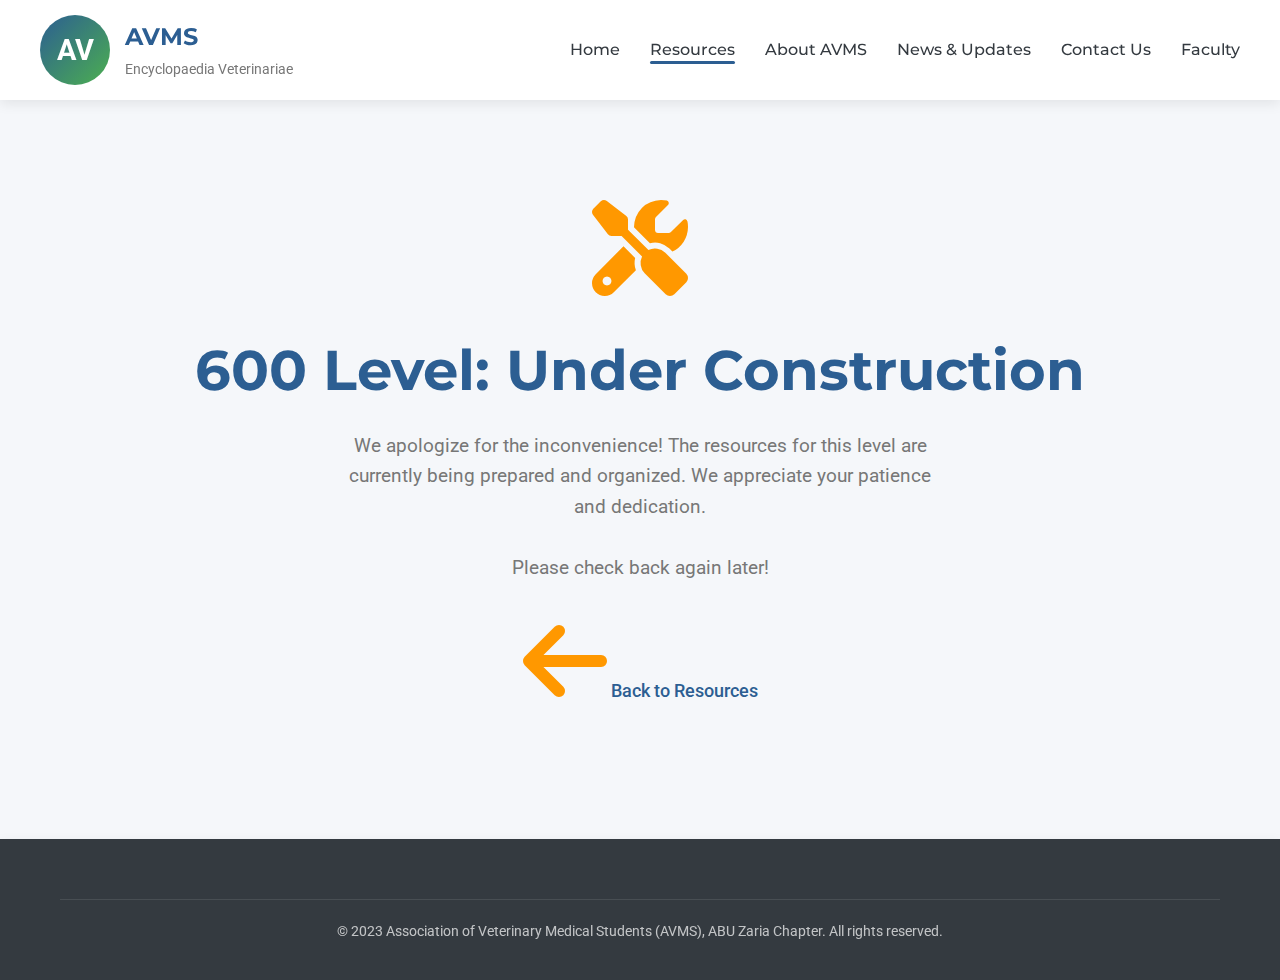
<file: 600l.html>
<!DOCTYPE html>
<html lang="en">
<head>
    <meta charset="UTF-8">
    <meta name="viewport" content="width=device-width, initial-scale=1.0">
    <title>600 Level - Coming Soon!</title>
    <link rel="stylesheet" href="https://cdnjs.cloudflare.com/ajax/libs/font-awesome/6.4.0/css/all.min.css">
    <link href="https://fonts.googleapis.com/css2?family=Montserrat:wght@400;500;700&family=Roboto:wght@300;400;500&display=swap" rel="stylesheet">
    <style>
        /* Global Styles */
        * {
            margin: 0;
            padding: 0;
            box-sizing: border-box;
        }

        :root {
            --primary: #2c5e92;
            --secondary: #4caf50;
            --accent: #ff9800;
            --light: #f8f9fa;
            --dark: #343a40;
            --text: #444;
            --text-light: #777;
            --border: #eaeaea;
            --shadow: 0 4px 12px rgba(0, 0, 0, 0.08);
        }

        body {
            font-family: 'Roboto', sans-serif;
            color: var(--text);
            line-height: 1.6;
            background-color: #f5f7fa;
        }

        h1, h2, h3, h4, h5 {
            font-family: 'Montserrat', sans-serif;
            font-weight: 700;
            color: var(--dark);
            margin-bottom: 1rem;
        }
        
        h1 {
            font-size: 3rem;
        }
        
        p {
            margin-bottom: 1rem;
        }

        a {
            text-decoration: none;
            color: var(--primary);
            transition: all 0.3s ease;
        }

        a:hover {
            color: var(--secondary);
        }

        .container {
            width: 100%;
            max-width: 1200px;
            margin: 0 auto;
            padding: 0 20px;
        }
        
        /* Header & Footer Styles (for consistency) */
        .main-header, .main-footer {
            /* Styles from other pages */
            background-color: white;
            box-shadow: var(--shadow);
            position: sticky;
            top: 0;
            z-index: 1000;
        }

        .header-container {
            display: flex;
            justify-content: space-between;
            align-items: center;
            padding: 15px 0;
        }

        .logo {
            display: flex;
            align-items: center;
            gap: 15px;
        }

        .logo-img {
            width: 70px;
            height: 70px;
            background: linear-gradient(135deg, var(--primary), var(--secondary));
            border-radius: 50%;
            display: flex;
            align-items: center;
            justify-content: center;
            color: white;
            font-size: 1.8rem;
            font-weight: bold;
        }

        .logo-text h1 {
            font-size: 1.5rem;
            margin-bottom: 0;
            color: var(--primary);
        }

        .logo-text span {
            font-size: 0.9rem;
            color: var(--text-light);
        }

        .main-nav ul {
            display: flex;
            list-style: none;
            gap: 30px;
        }

        .main-nav a {
            font-family: 'Montserrat', sans-serif;
            font-weight: 500;
            color: var(--dark);
            position: relative;
        }
        
        .main-nav a.active:after {
            content: '';
            position: absolute;
            bottom: -5px;
            left: 0;
            width: 100%;
            height: 3px;
            background: var(--primary);
            border-radius: 2px;
        }

        .mobile-menu-btn {
            display: none;
            font-size: 1.5rem;
            cursor: pointer;
            color: var(--primary);
        }
        
        .main-footer {
            background: var(--dark);
            color: rgba(255, 255, 255, 0.7);
            padding-top: 60px;
        }
        
        .footer-bottom {
            border-top: 1px solid rgba(255, 255, 255, 0.1);
            padding: 20px 0;
            text-align: center;
            font-size: 0.9rem;
        }

        /* 600L Placeholder Styles */
        .placeholder-section {
            padding: 100px 0;
            text-align: center;
        }

        .placeholder-section i {
            font-size: 6rem;
            color: var(--accent);
            margin-bottom: 30px;
        }

        .placeholder-section h1 {
            font-size: 3.5rem;
            color: var(--primary);
            margin-bottom: 15px;
        }

        .placeholder-section p {
            font-size: 1.2rem;
            color: var(--text-light);
            max-width: 600px;
            margin: 0 auto 30px;
        }

        .back-link {
            font-size: 1.1rem;
            font-weight: 500;
        }
        
        @media (max-width: 768px) {
            .main-nav ul {
                display: none;
            }

            .mobile-menu-btn {
                display: block;
            }
        }
        
    </style>
</head>
<body>

    <header class="main-header">
        <div class="container header-container">
            <div class="logo">
                <div class="logo-img">AV</div>
                <div class="logo-text">
                    <h1>AVMS</h1>
                    <span>Encyclopaedia Veterinariae</span>
                </div>
            </div>
            <nav class="main-nav">
                <ul>
                    <li><a href="index.html">Home</a></li>
                    <li><a href="resources.html" class="active">Resources</a></li>
                    <li><a href="about.html">About AVMS</a></li>
                    <li><a href="news.html">News & Updates</a></li>
                    <li><a href="contact.html">Contact Us</a></li>
                    <li><a href="faculty.html">Faculty</a></li>
                </ul>
            </nav>
            <div class="mobile-menu-btn">
                <i class="fas fa-bars"></i>
            </div>
        </div>
    </header>

    <main>
        <section class="placeholder-section">
            <div class="container">
                <i class="fas fa-tools"></i>
                <h1>600 Level: Under Construction</h1>
                <p>We apologize for the inconvenience! The resources for this level are currently being prepared and organized. We appreciate your patience and dedication.</p>
                <p>Please check back again later!</p>
                <a href="resources.html" class="back-link"><i class="fas fa-arrow-left"></i> Back to Resources</a>
            </div>
        </section>
    </main>

    <footer class="main-footer">
        <div class="container">
            <div class="footer-bottom">
                <p>&copy; 2023 Association of Veterinary Medical Students (AVMS), ABU Zaria Chapter. All rights reserved.</p>
            </div>
        </div>
    </footer>

    <script>
        document.querySelector('.mobile-menu-btn').addEventListener('click', function() {
            const nav = document.querySelector('.main-nav ul');
            nav.style.display = nav.style.display === 'flex' ? 'none' : 'flex';
        });
    </script>
</body>
</html>
</file>
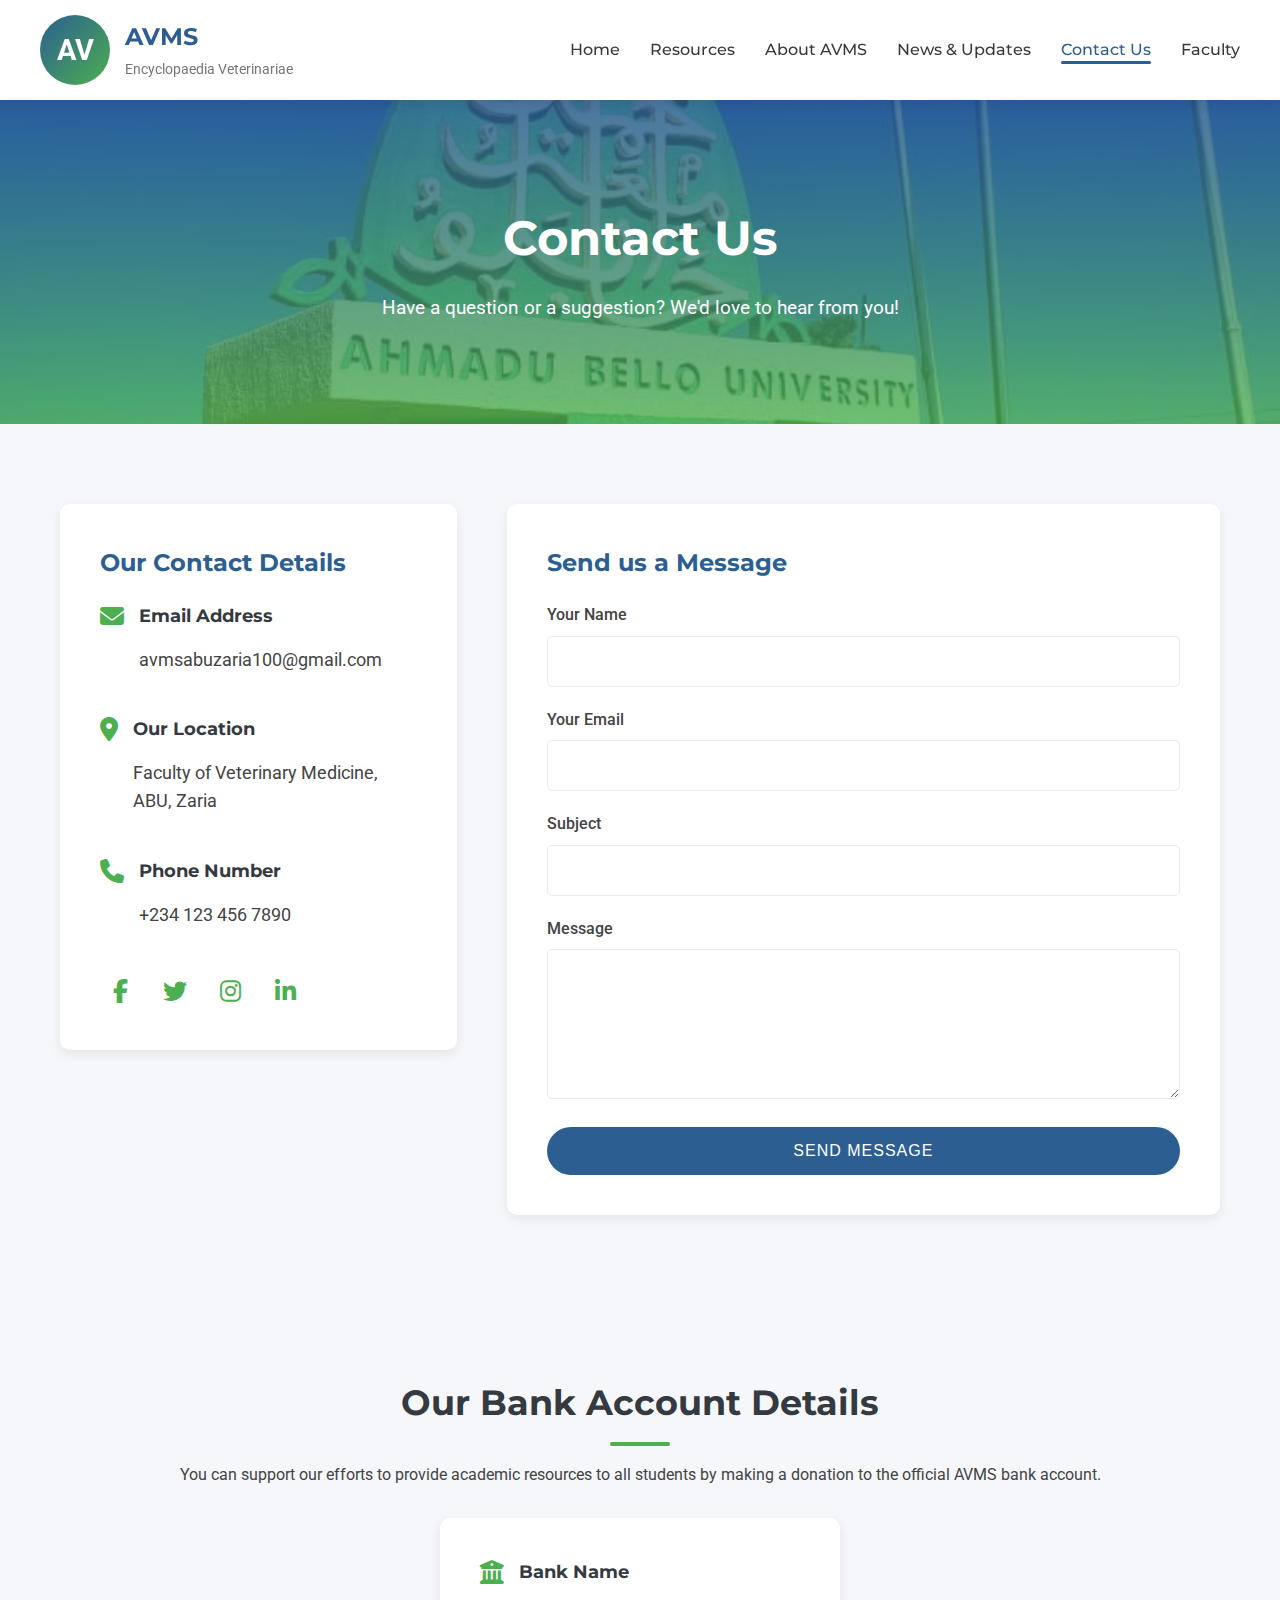
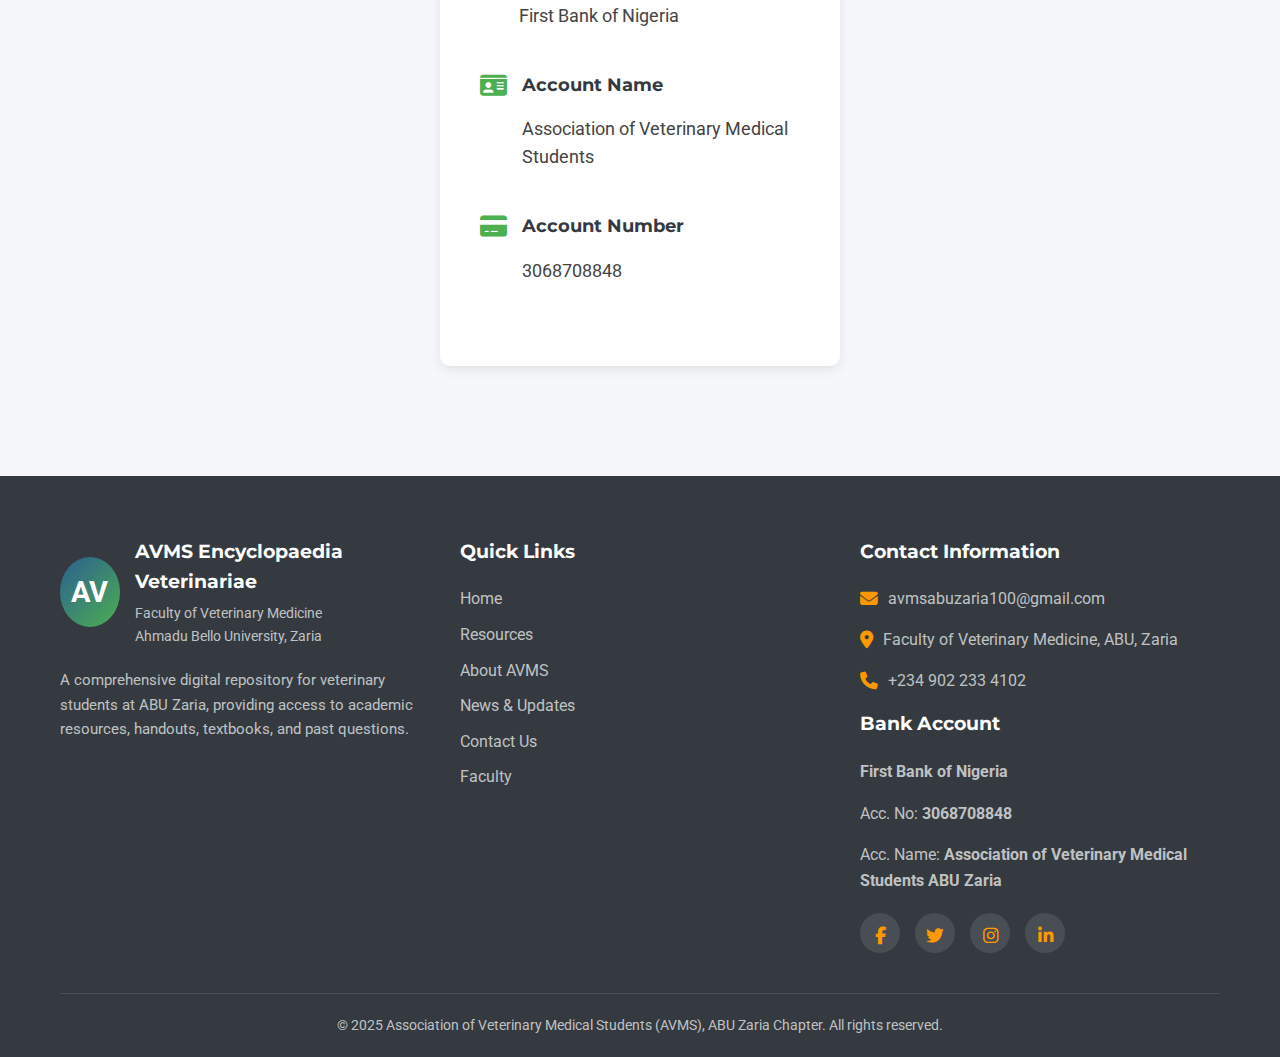
<file: contact.html>
<!DOCTYPE html>
<html lang="en">
<head>
    <meta charset="UTF-8">
    <meta name="viewport" content="width=device-width, initial-scale=1.0">
    <title>Contact Us - AVMS Encyclopaedia Veterinariae</title>
    <link rel="stylesheet" href="https://cdnjs.cloudflare.com/ajax/libs/font-awesome/6.4.0/css/all.min.css">
    <link href="https://fonts.googleapis.com/css2?family=Montserrat:wght@400;500;700&family=Roboto:wght@300;400;500&display=swap" rel="stylesheet">
    <style>
        /* Global Styles */
        * {
            margin: 0;
            padding: 0;
            box-sizing: border-box;
        }

        :root {
            --primary: #2c5e92;
            --secondary: #4caf50;
            --accent: #ff9800;
            --light: #f8f9fa;
            --dark: #343a40;
            --text: #444;
            --text-light: #777;
            --border: #eaeaea;
            --shadow: 0 4px 12px rgba(0, 0, 0, 0.08);
        }

        body {
            font-family: 'Roboto', sans-serif;
            color: var(--text);
            line-height: 1.6;
            background-color: #f5f7fa;
        }

        h1, h2, h3, h4, h5 {
            font-family: 'Montserrat', sans-serif;
            font-weight: 700;
            color: var(--dark);
            margin-bottom: 1rem;
        }

        h1 {
            font-size: 3rem;
        }
        
        h2 {
            font-size: 2.2rem;
            position: relative;
            padding-bottom: 15px;
        }

        h2:after {
            content: '';
            position: absolute;
            bottom: 0;
            left: 0;
            width: 60px;
            height: 4px;
            background: var(--secondary);
            border-radius: 2px;
        }

        .text-center {
            text-align: center;
        }
        
        .text-center h2:after {
            left: 50%;
            transform: translateX(-50%);
        }

        p {
            margin-bottom: 1rem;
        }

        a {
            text-decoration: none;
            color: var(--primary);
            transition: all 0.3s ease;
        }

        a:hover {
            color: var(--secondary);
        }

        .container {
            width: 100%;
            max-width: 1200px;
            margin: 0 auto;
            padding: 0 20px;
        }

        .section {
            padding: 80px 0;
        }

        .section-title {
            text-align: center;
            margin-bottom: 50px;
        }

        .section-title p {
            font-size: 1.1rem;
            color: var(--text-light);
            max-width: 700px;
            margin: 0 auto;
        }
        
        /* Buttons */
        .btn {
            display: inline-block;
            padding: 15px 30px;
            font-size: 1rem;
            font-weight: 500;
            border-radius: 50px;
            text-transform: uppercase;
            letter-spacing: 1px;
            transition: all 0.3s ease;
            cursor: pointer;
            border: none;
        }

        .btn-primary {
            background-color: var(--primary);
            color: white;
        }

        .btn-primary:hover {
            background-color: #234a75;
            transform: translateY(-3px);
            box-shadow: 0 6px 15px rgba(0,0,0,0.2);
        }

        /* Header Styles */
        .main-header {
            background-color: white;
            box-shadow: var(--shadow);
            position: sticky;
            top: 0;
            z-index: 1000;
        }

        .header-container {
            display: flex;
            justify-content: space-between;
            align-items: center;
            padding: 15px 0;
        }

        .logo {
            display: flex;
            align-items: center;
            gap: 15px;
        }

        .logo-img {
            width: 70px;
            height: 70px;
            background: linear-gradient(135deg, var(--primary), var(--secondary));
            border-radius: 50%;
            display: flex;
            align-items: center;
            justify-content: center;
            color: white;
            font-size: 1.8rem;
            font-weight: bold;
        }

        .logo-text h1 {
            font-size: 1.5rem;
            margin-bottom: 0;
            color: var(--primary);
        }

        .logo-text span {
            font-size: 0.9rem;
            color: var(--text-light);
        }

        .main-nav ul {
            display: flex;
            list-style: none;
            gap: 30px;
        }

        .main-nav a {
            font-family: 'Montserrat', sans-serif;
            font-weight: 500;
            color: var(--dark);
            position: relative;
        }

        .main-nav a:hover {
            color: var(--primary);
        }

        .main-nav a.active {
            color: var(--primary);
        }

        .main-nav a.active:after {
            content: '';
            position: absolute;
            bottom: -5px;
            left: 0;
            width: 100%;
            height: 3px;
            background: var(--primary);
            border-radius: 2px;
        }

        .mobile-menu-btn {
            display: none;
            font-size: 1.5rem;
            cursor: pointer;
            color: var(--primary);
        }
        
        /* Page Hero Section */
        .page-hero {
            background: linear-gradient(rgba(44, 94, 146, 0.85), rgba(76, 175, 80, 0.8)), url('img/abu-monument.jpg') center/cover;
            padding: 100px 0;
            text-align: center;
            color: white;
        }

        .page-hero h1 {
            color: white;
            font-size: 3rem;
        }

        .page-hero p {
            max-width: 700px;
            margin: 0 auto;
            font-size: 1.2rem;
        }
        
        /* Contact Section */
        .contact-section {
            display: flex;
            gap: 50px;
            align-items: flex-start;
        }
        
        .contact-info {
            flex: 1;
            padding: 40px;
            background-color: white;
            border-radius: 10px;
            box-shadow: var(--shadow);
        }
        
        .contact-info h3 {
            font-size: 1.5rem;
            margin-bottom: 20px;
            color: var(--primary);
        }
        
        .contact-info ul {
            list-style: none;
        }
        
        .contact-info li {
            display: flex;
            align-items: flex-start;
            gap: 15px;
            margin-bottom: 25px;
            font-size: 1.1rem;
        }
        
        .contact-info i {
            color: var(--secondary);
            font-size: 1.5rem;
            margin-top: 2px;
        }
        
        .contact-form-container {
            flex: 2;
            padding: 40px;
            background-color: white;
            border-radius: 10px;
            box-shadow: var(--shadow);
        }

        .contact-form-container h3 {
            font-size: 1.5rem;
            margin-bottom: 20px;
            color: var(--primary);
        }

        .contact-form-container form {
            display: flex;
            flex-direction: column;
        }

        .contact-form-container .form-group {
            margin-bottom: 20px;
        }

        .contact-form-container label {
            display: block;
            margin-bottom: 8px;
            font-weight: 500;
        }

        .contact-form-container input,
        .contact-form-container textarea {
            width: 100%;
            padding: 15px;
            border: 1px solid var(--border);
            border-radius: 5px;
            font-size: 1rem;
            font-family: 'Roboto', sans-serif;
            transition: border-color 0.3s;
        }
        
        .contact-form-container input:focus,
        .contact-form-container textarea:focus {
            outline: none;
            border-color: var(--primary);
        }

        .contact-form-container textarea {
            min-height: 150px;
            resize: vertical;
        }
        
        /* Footer Styles */
        .main-footer {
            background: var(--dark);
            color: rgba(255, 255, 255, 0.7);
            padding-top: 60px;
        }

        .footer-container {
            display: grid;
            grid-template-columns: repeat(auto-fit, minmax(250px, 1fr));
            gap: 40px;
            margin-bottom: 40px;
        }

        .footer-info {
            margin-bottom: 20px;
        }

        .footer-logo {
            display: flex;
            gap: 15px;
            align-items: center;
            margin-bottom: 20px;
        }

        .footer-logo img {
            width: 60px;
            height: 60px;
            background: var(--primary);
            border-radius: 50%;
            display: flex;
            align-items: center;
            justify-content: center;
            color: white;
            font-weight: bold;
        }

        .footer-logo h3 {
            font-size: 1.2rem;
            color: white;
            margin-bottom: 5px;
        }

        .footer-logo p {
            font-size: 0.9rem;
            margin-bottom: 0;
        }

        .footer-description {
            font-size: 0.95rem;
        }

        .footer-links h4,
        .footer-contact h4 {
            color: white;
            font-size: 1.2rem;
            margin-bottom: 20px;
        }

        .footer-links ul {
            list-style: none;
        }

        .footer-links li {
            margin-bottom: 10px;
        }

        .footer-links a {
            color: rgba(255, 255, 255, 0.7);
        }

        .footer-links a:hover {
            color: white;
        }

        .footer-contact ul {
            list-style: none;
        }

        .footer-contact li {
            margin-bottom: 15px;
            display: flex;
            align-items: flex-start;
            gap: 10px;
        }

        .footer-contact i {
            color: var(--accent);
            font-size: 1.1rem;
            margin-top: 4px;
        }

        .social-links {
            display: flex;
            gap: 15px;
            margin-top: 20px;
        }

        .social-links a {
            width: 40px;
            height: 40px;
            background: rgba(255, 255, 255, 0.1);
            border-radius: 50%;
            display: flex;
            align-items: center;
            justify-content: center;
            color: white;
            transition: all 0.3s ease;
        }

        .social-links a:hover {
            background: var(--primary);
            transform: translateY(-3px);
        }

        .footer-bottom {
            border-top: 1px solid rgba(255, 255, 255, 0.1);
            padding: 20px 0;
            text-align: center;
            font-size: 0.9rem;
        }

        .footer-bottom p {
            margin-bottom: 0;
        }

        /* Responsive Design */
        @media (max-width: 992px) {
            .contact-section {
                flex-direction: column;
            }
        }
        
        @media (max-width: 768px) {
            .main-nav ul {
                display: none;
            }

            .mobile-menu-btn {
                display: block;
            }
        }
        
        @media (max-width: 576px) {
            .page-hero h1 {
                font-size: 2.5rem;
            }
            .page-hero p {
                font-size: 1rem;
            }
        }
    </style>
</head>
<body>

    <header class="main-header">
        <div class="container header-container">
            <div class="logo">
                <div class="logo-img">AV</div>
                <div class="logo-text">
                    <h1>AVMS</h1>
                    <span>Encyclopaedia Veterinariae</span>
                </div>
            </div>
            <nav class="main-nav">
                <ul>
                    <li><a href="index.html">Home</a></li>
                    <li><a href="resources.html">Resources</a></li>
                    <li><a href="about.html">About AVMS</a></li>
                    <li><a href="news.html">News & Updates</a></li>
                    <li><a href="contact.html" class="active">Contact Us</a></li>
                    <li><a href="faculty.html">Faculty</a></li>
                </ul>
            </nav>
            <div class="mobile-menu-btn">
                <i class="fas fa-bars"></i>
            </div>
        </div>
    </header>

    <main>
        <section class="page-hero">
            <div class="container">
                <h1>Contact Us</h1>
                <p>Have a question or a suggestion? We'd love to hear from you!</p>
            </div>
        </section>

        <section class="section">
            <div class="container contact-section">
                <div class="contact-info">
                    <h3>Our Contact Details</h3>
                    <ul>
                        <li>
                            <i class="fas fa-envelope"></i>
                            <div>
                                <h4>Email Address</h4>
                                <p>avmsabuzaria100@gmail.com</p>
                            </div>
                        </li>
                        <li>
                            <i class="fas fa-map-marker-alt"></i>
                            <div>
                                <h4>Our Location</h4>
                                <p>Faculty of Veterinary Medicine, ABU, Zaria</p>
                            </div>
                        </li>
                        <li>
                            <i class="fas fa-phone"></i>
                            <div>
                                <h4>Phone Number</h4>
                                <p>+234 123 456 7890</p>
                            </div>
                        </li>
                    </ul>
                    <div class="social-links">
                        <a href="#"><i class="fab fa-facebook-f"></i></a>
                        <a href="#"><i class="fab fa-twitter"></i></a>
                        <a href="#"><i class="fab fa-instagram"></i></a>
                        <a href="#"><i class="fab fa-linkedin-in"></i></a>
                    </div>
                </div>

                <div class="contact-form-container">
                    <h3>Send us a Message</h3>
                    <form action="https://formspree.io/f/xjkozger" method="POST">
                        <div class="form-group">
                            <label for="name">Your Name</label>
                            <input type="text" id="name" name="name" required>
                        </div>
                        <div class="form-group">
                            <label for="email">Your Email</label>
                            <input type="email" id="email" name="email" required>
                        </div>
                        <div class="form-group">
                            <label for="subject">Subject</label>
                            <input type="text" id="subject" name="subject" required>
                        </div>
                        <div class="form-group">
                            <label for="message">Message</label>
                            <textarea id="message" name="message" required></textarea>
                        </div>
                        <button type="submit" class="btn btn-primary">Send Message</button>
                    </form>
                </div>
            </div>
        </section>
        
        <section class="section text-center">
            <div class="container">
                <h2>Our Bank Account Details</h2>
                <p>You can support our efforts to provide academic resources to all students by making a donation to the official AVMS bank account.</p>
                <div class="contact-info" style="max-width: 400px; margin: 30px auto; text-align: left;">
                    <ul>
                        <li>
                            <i class="fas fa-university"></i>
                            <div>
                                <h4>Bank Name</h4>
                                <p>First Bank of Nigeria</p>
                            </div>
                        </li>
                        <li>
                            <i class="fas fa-id-card"></i>
                            <div>
                                <h4>Account Name</h4>
                                <p>Association of Veterinary Medical Students</p>
                            </div>
                        </li>
                        <li>
                            <i class="fas fa-credit-card"></i>
                            <div>
                                <h4>Account Number</h4>
                                <p>3068708848</p>
                            </div>
                        </li>
                    </ul>
                </div>
            </div>
        </section>
    </main>

    <footer class="main-footer">
        <div class="container">
            <div class="footer-container">
                <div class="footer-info">
                    <div class="footer-logo">
                        <div class="logo-img">AV</div>
                        <div>
                            <h3>AVMS Encyclopaedia Veterinariae</h3>
                            <p>Faculty of Veterinary Medicine<br>Ahmadu Bello University, Zaria</p>
                        </div>
                    </div>
                    <p class="footer-description">A comprehensive digital repository for veterinary students at ABU Zaria, providing access to academic resources, handouts, textbooks, and past questions.</p>
                </div>

                <div class="footer-links">
                    <h4>Quick Links</h4>
                    <ul>
                        <li><a href="index.html">Home</a></li>
                        <li><a href="resources.html">Resources</a></li>
                        <li><a href="about.html">About AVMS</a></li>
                        <li><a href="news.html">News & Updates</a></li>
                        <li><a href="contact.html">Contact Us</a></li>
                        <li><a href="faculty.html">Faculty</a></li>
                    </ul>
                </div>

                <div class="footer-contact">
                    <h4>Contact Information</h4>
                    <ul>
                        <li><i class="fas fa-envelope"></i> avmsabuzaria100@gmail.com</li>
                        <li><i class="fas fa-map-marker-alt"></i> Faculty of Veterinary Medicine, ABU, Zaria</li>
                        <li><i class="fas fa-phone"></i> +234 902 233 4102</li>
                    </ul>
                    <div class="bank-details-footer">
                        <h4>Bank Account</h4>
                        <p><strong>First Bank of Nigeria</strong></p>
                        <p>Acc. No: <strong>3068708848</strong></p>
                        <p>Acc. Name: <strong>Association of Veterinary Medical Students ABU Zaria</strong></p>
                    </div>
                    <div class="social-links">
                        <a href="#"><i class="fab fa-facebook-f"></i></a>
                        <a href="#"><i class="fab fa-twitter"></i></a>
                        <a href="#"><i class="fab fa-instagram"></i></a>
                        <a href="#"><i class="fab fa-linkedin-in"></i></a>
                    </div>
                </div>
            </div>

            <div class="footer-bottom">
                <p>&copy; 2025 Association of Veterinary Medical Students (AVMS), ABU Zaria Chapter. All rights reserved.</p>
            </div>
        </div>
    </footer>

    <script>
        document.querySelector('.mobile-menu-btn').addEventListener('click', function() {
            const nav = document.querySelector('.main-nav ul');
            nav.style.display = nav.style.display === 'flex' ? 'none' : 'flex';
        });
    </script>
</body>
</html>
</file>
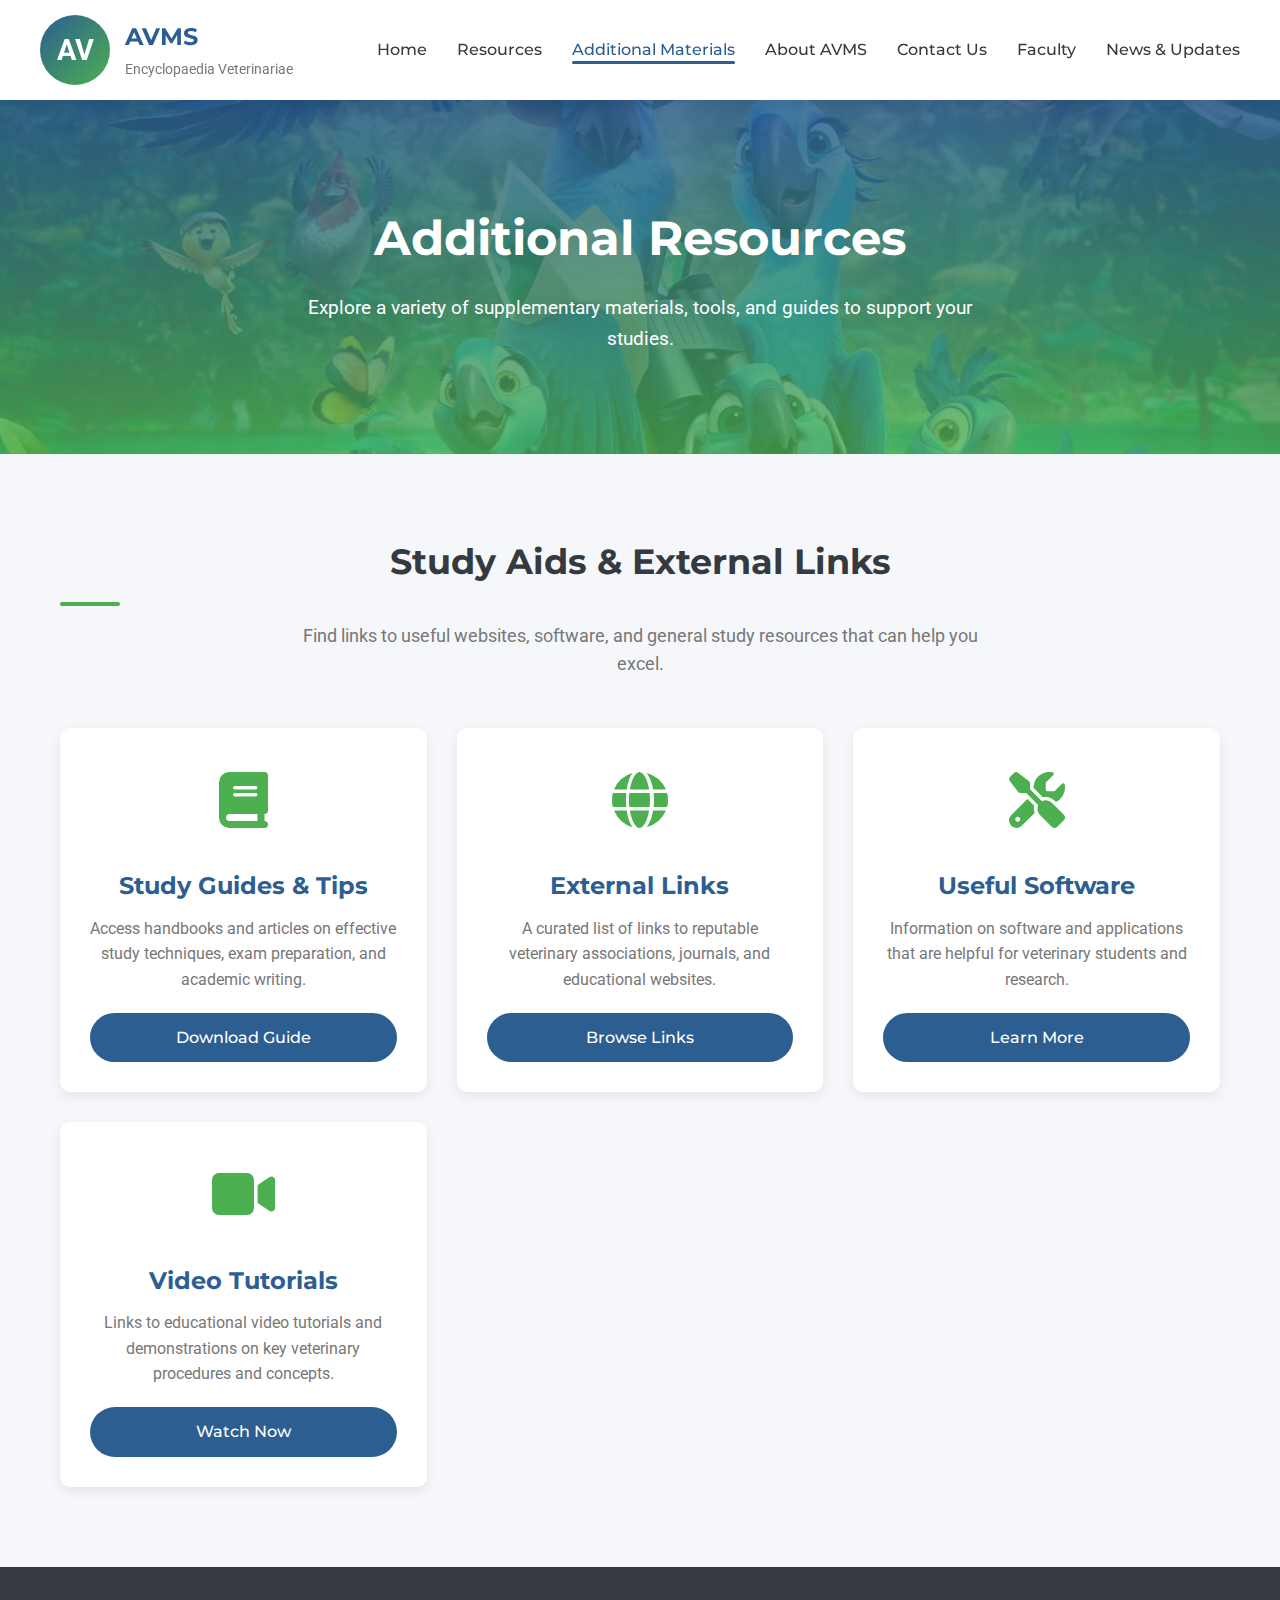
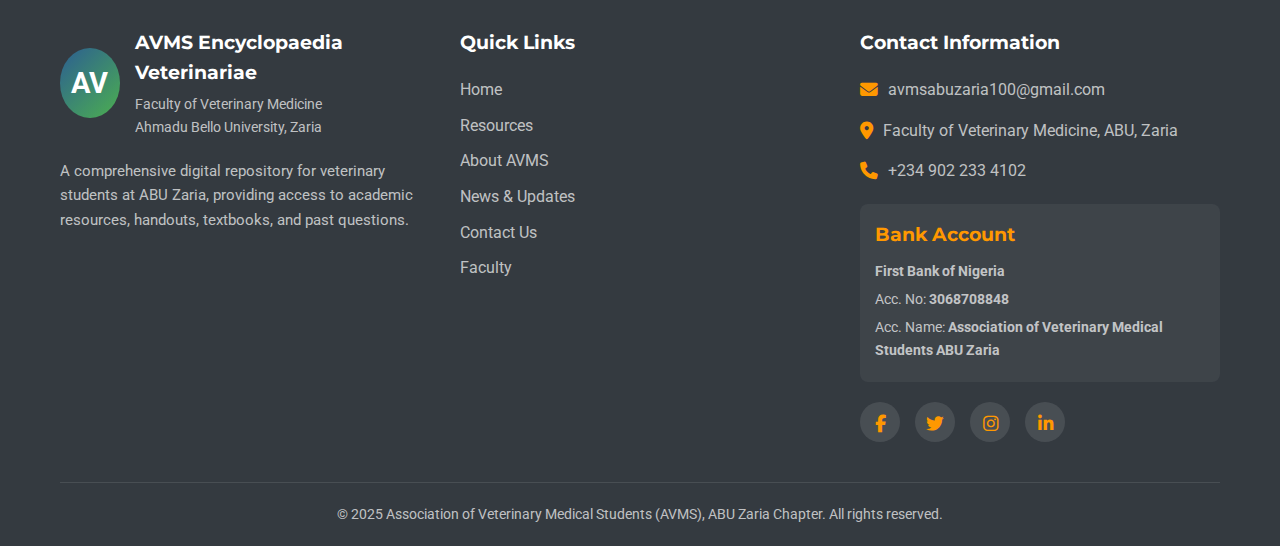
<file: extras.html>
<!DOCTYPE html>
<html lang="en">
<head>
    <meta charset="UTF-8">
    <meta name="viewport" content="width=device-width, initial-scale=1.0">
    <title>Additional Resources - AVMS Encyclopaedia Veterinariae</title>
    <link rel="stylesheet" href="https://cdnjs.cloudflare.com/ajax/libs/font-awesome/6.4.0/css/all.min.css">
    <link href="https://fonts.googleapis.com/css2?family=Montserrat:wght@400;500;700&family=Roboto:wght@300;400;500&display=swap" rel="stylesheet">
    <style>
        /* Global Styles */
        * {
            margin: 0;
            padding: 0;
            box-sizing: border-box;
        }

        :root {
            --primary: #2c5e92;
            --secondary: #4caf50;
            --accent: #ff9800;
            --light: #f8f9fa;
            --dark: #343a40;
            --text: #444;
            --text-light: #777;
            --border: #eaeaea;
            --shadow: 0 4px 12px rgba(0, 0, 0, 0.08);
        }

        body {
            font-family: 'Roboto', sans-serif;
            color: var(--text);
            line-height: 1.6;
            background-color: #f5f7fa;
        }

        h1, h2, h3, h4, h5 {
            font-family: 'Montserrat', sans-serif;
            font-weight: 700;
            color: var(--dark);
            margin-bottom: 1rem;
        }
        
        h1 {
            font-size: 3rem;
        }
        
        h2 {
            font-size: 2.2rem;
            position: relative;
            padding-bottom: 15px;
        }
        
        h2:after {
            content: '';
            position: absolute;
            bottom: 0;
            left: 0;
            width: 60px;
            height: 4px;
            background: var(--secondary);
            border-radius: 2px;
        }
        
        .text-center {
            text-align: center;
        }
        
        .text-center h2:after {
            left: 50%;
            transform: translateX(-50%);
        }

        p {
            margin-bottom: 1rem;
        }

        a {
            text-decoration: none;
            color: var(--primary);
            transition: all 0.3s ease;
        }

        a:hover {
            color: var(--secondary);
        }

        .container {
            width: 100%;
            max-width: 1200px;
            margin: 0 auto;
            padding: 0 20px;
        }

        .section {
            padding: 80px 0;
        }

        .section-title {
            text-align: center;
            margin-bottom: 50px;
        }
        
        .section-title p {
            font-size: 1.1rem;
            color: var(--text-light);
            max-width: 700px;
            margin: 0 auto;
        }
        
        .btn {
            display: inline-block;
            padding: 12px 28px;
            border-radius: 30px;
            font-weight: 500;
            font-family: 'Montserrat', sans-serif;
            text-align: center;
            cursor: pointer;
            transition: all 0.3s ease;
            border: none;
            font-size: 1rem;
        }

        .btn-primary {
            background-color: var(--primary);
            color: white;
        }

        .btn-primary:hover {
            background-color: #234a75;
            transform: translateY(-3px);
            box-shadow: 0 6px 15px rgba(0,0,0,0.2);
        }

        /* Header Styles */
        .main-header {
            background-color: white;
            box-shadow: var(--shadow);
            position: sticky;
            top: 0;
            z-index: 1000;
        }

        .header-container {
            display: flex;
            justify-content: space-between;
            align-items: center;
            padding: 15px 0;
        }

        .logo {
            display: flex;
            align-items: center;
            gap: 15px;
        }

        .logo-img {
            width: 70px;
            height: 70px;
            background: linear-gradient(135deg, var(--primary), var(--secondary));
            border-radius: 50%;
            display: flex;
            align-items: center;
            justify-content: center;
            color: white;
            font-size: 1.8rem;
            font-weight: bold;
        }

        .logo-text h1 {
            font-size: 1.5rem;
            margin-bottom: 0;
            color: var(--primary);
        }

        .logo-text span {
            font-size: 0.9rem;
            color: var(--text-light);
        }

        .main-nav ul {
            display: flex;
            list-style: none;
            gap: 30px;
        }

        .main-nav a {
            font-family: 'Montserrat', sans-serif;
            font-weight: 500;
            color: var(--dark);
            position: relative;
        }

        .main-nav a:hover {
            color: var(--primary);
        }

        .main-nav a.active {
            color: var(--primary);
        }

        .main-nav a.active:after {
            content: '';
            position: absolute;
            bottom: -5px;
            left: 0;
            width: 100%;
            height: 3px;
            background: var(--primary);
            border-radius: 2px;
        }

        .mobile-menu-btn {
            display: none;
            font-size: 1.5rem;
            cursor: pointer;
            color: var(--primary);
        }
        
        /* Page Hero Section */
        .page-hero {
            background: linear-gradient(rgba(44, 94, 146, 0.85), rgba(76, 175, 80, 0.8)), url('img/blu-family.jpg') center/cover;
            padding: 100px 0;
            text-align: center;
            color: white;
        }

        .page-hero h1 {
            color: white;
            font-size: 3rem;
        }

        .page-hero p {
            max-width: 700px;
            margin: 0 auto;
            font-size: 1.2rem;
        }
        
        /* Resources Section */
        .resources-grid {
            display: grid;
            grid-template-columns: repeat(auto-fit, minmax(300px, 1fr));
            gap: 30px;
        }
        
        .resource-card {
            background: white;
            border-radius: 10px;
            box-shadow: var(--shadow);
            padding: 30px;
            transition: transform 0.3s ease;
            text-align: center;
        }

        .resource-card:hover {
            transform: translateY(-5px);
        }

        .resource-card .icon {
            font-size: 3.5rem;
            color: var(--secondary);
            margin-bottom: 20px;
        }

        .resource-card h3 {
            font-size: 1.5rem;
            color: var(--primary);
            margin-bottom: 10px;
        }

        .resource-card p {
            font-size: 1rem;
            color: var(--text-light);
            margin-bottom: 20px;
        }

        .resource-card .btn {
            width: 100%;
        }

        /* Footer Styles */
        .main-footer {
            background: var(--dark);
            color: rgba(255, 255, 255, 0.7);
            padding-top: 60px;
        }

        .footer-container {
            display: grid;
            grid-template-columns: repeat(auto-fit, minmax(250px, 1fr));
            gap: 40px;
            margin-bottom: 40px;
        }

        .footer-info {
            margin-bottom: 20px;
        }

        .footer-logo {
            display: flex;
            gap: 15px;
            align-items: center;
            margin-bottom: 20px;
        }

        .footer-logo img {
            width: 60px;
            height: 60px;
            background: var(--primary);
            border-radius: 50%;
            display: flex;
            align-items: center;
            justify-content: center;
            color: white;
            font-weight: bold;
        }

        .footer-logo h3 {
            font-size: 1.2rem;
            color: white;
            margin-bottom: 5px;
        }

        .footer-logo p {
            font-size: 0.9rem;
            margin-bottom: 0;
        }

        .footer-description {
            font-size: 0.95rem;
        }

        .footer-links h4,
        .footer-contact h4 {
            color: white;
            font-size: 1.2rem;
            margin-bottom: 20px;
        }

        .footer-links ul {
            list-style: none;
        }

        .footer-links li {
            margin-bottom: 10px;
        }

        .footer-links a {
            color: rgba(255, 255, 255, 0.7);
        }

        .footer-links a:hover {
            color: white;
        }

        .footer-contact ul {
            list-style: none;
        }

        .footer-contact li {
            margin-bottom: 15px;
            display: flex;
            align-items: flex-start;
            gap: 10px;
        }

        .footer-contact i {
            color: var(--accent);
            font-size: 1.1rem;
            margin-top: 4px;
        }

        .bank-details-footer {
            background-color: rgba(255,255,255,0.05);
            border-radius: 8px;
            padding: 15px;
            margin-top: 20px;
        }

        .bank-details-footer h4 {
            color: var(--accent);
            margin-bottom: 10px;
        }

        .bank-details-footer p {
            margin-bottom: 5px;
            font-size: 0.9rem;
        }

        .social-links {
            display: flex;
            gap: 15px;
            margin-top: 20px;
        }

        .social-links a {
            width: 40px;
            height: 40px;
            background: rgba(255, 255, 255, 0.1);
            border-radius: 50%;
            display: flex;
            align-items: center;
            justify-content: center;
            color: white;
            transition: all 0.3s ease;
        }

        .social-links a:hover {
            background: var(--primary);
            transform: translateY(-3px);
        }

        .footer-bottom {
            border-top: 1px solid rgba(255, 255, 255, 0.1);
            padding: 20px 0;
            text-align: center;
            font-size: 0.9rem;
        }

        .footer-bottom p {
            margin-bottom: 0;
        }

        /* Responsive Design */
        @media (max-width: 768px) {
            .main-nav ul {
                display: none;
            }
            .mobile-menu-btn {
                display: block;
            }
        }
        
    </style>
</head>
<body>

    <header class="main-header">
        <div class="container header-container">
            <div class="logo">
                <div class="logo-img">AV</div>
                <div class="logo-text">
                    <h1>AVMS</h1>
                    <span>Encyclopaedia Veterinariae</span>
                </div>
            </div>
            <nav class="main-nav">
                <ul>
                    <li><a href="index.html">Home</a></li>
                    <li><a href="resources.html">Resources</a></li>
                    <li><a href="extras.html" class="active">Additional Materials</a></li>
                    <li><a href="about.html">About AVMS</a></li>
                    <li><a href="contact.html">Contact Us</a></li>
                    <li><a href="faculty.html">Faculty</a></li>
                    <li><a href="news.html">News & Updates</a></li>
                </ul>
            </nav>
            <div class="mobile-menu-btn">
                <i class="fas fa-bars"></i>
            </div>
        </div>
    </header>

    <main>
        <section class="page-hero">
            <div class="container">
                <h1>Additional Resources</h1>
                <p>Explore a variety of supplementary materials, tools, and guides to support your studies.</p>
            </div>
        </section>

        <section class="section">
            <div class="container section-title">
                <h2>Study Aids & External Links</h2>
                <p>Find links to useful websites, software, and general study resources that can help you excel.</p>
            </div>
            <div class="container resources-grid">
                <div class="resource-card">
                    <div class="icon"><i class="fas fa-book"></i></div>
                    <h3>Study Guides & Tips</h3>
                    <p>Access handbooks and articles on effective study techniques, exam preparation, and academic writing.</p>
                    <a href="#" class="btn btn-primary">Download Guide</a>
                </div>
                <div class="resource-card">
                    <div class="icon"><i class="fas fa-globe"></i></div>
                    <h3>External Links</h3>
                    <p>A curated list of links to reputable veterinary associations, journals, and educational websites.</p>
                    <a href="#" class="btn btn-primary">Browse Links</a>
                </div>
                <div class="resource-card">
                    <div class="icon"><i class="fas fa-tools"></i></div>
                    <h3>Useful Software</h3>
                    <p>Information on software and applications that are helpful for veterinary students and research.</p>
                    <a href="#" class="btn btn-primary">Learn More</a>
                </div>
                <div class="resource-card">
                    <div class="icon"><i class="fas fa-video"></i></div>
                    <h3>Video Tutorials</h3>
                    <p>Links to educational video tutorials and demonstrations on key veterinary procedures and concepts.</p>
                    <a href="#" class="btn btn-primary">Watch Now</a>
                </div>
            </div>
        </section>

    </main>

    <footer class="main-footer">
        <div class="container">
            <div class="footer-container">
                <div class="footer-info">
                    <div class="footer-logo">
                        <div class="logo-img">AV</div>
                        <div>
                            <h3>AVMS Encyclopaedia Veterinariae</h3>
                            <p>Faculty of Veterinary Medicine<br>Ahmadu Bello University, Zaria</p>
                        </div>
                    </div>
                    <p class="footer-description">A comprehensive digital repository for veterinary students at ABU Zaria, providing access to academic resources, handouts, textbooks, and past questions.</p>
                </div>

                <div class="footer-links">
                    <h4>Quick Links</h4>
                    <ul>
                        <li><a href="index.html">Home</a></li>
                        <li><a href="resources.html">Resources</a></li>
                        <li><a href="about.html">About AVMS</a></li>
                        <li><a href="news.html">News & Updates</a></li>
                        <li><a href="contact.html">Contact Us</a></li>
                        <li><a href="faculty.html">Faculty</a></li>
                    </ul>
                </div>

                <div class="footer-contact">
                    <h4>Contact Information</h4>
                    <ul>
                        <li><i class="fas fa-envelope"></i> avmsabuzaria100@gmail.com</li>
                        <li><i class="fas fa-map-marker-alt"></i> Faculty of Veterinary Medicine, ABU, Zaria</li>
                        <li><i class="fas fa-phone"></i> +234 902 233 4102</li>
                    </ul>
                    <div class="bank-details-footer">
                        <h4>Bank Account</h4>
                        <p><strong>First Bank of Nigeria</strong></p>
                        <p>Acc. No: <strong>3068708848</strong></p>
                        <p>Acc. Name: <strong>Association of Veterinary Medical Students ABU Zaria</strong></p>
                    </div>
                    <div class="social-links">
                        <a href="#"><i class="fab fa-facebook-f"></i></a>
                        <a href="#"><i class="fab fa-twitter"></i></a>
                        <a href="#"><i class="fab fa-instagram"></i></a>
                        <a href="#"><i class="fab fa-linkedin-in"></i></a>
                    </div>
                </div>
            </div>

            <div class="footer-bottom">
                <p>&copy; 2025 Association of Veterinary Medical Students (AVMS), ABU Zaria Chapter. All rights reserved.</p>
            </div>
        </div>
    </footer>

    <script>
        document.querySelector('.mobile-menu-btn').addEventListener('click', function() {
            const nav = document.querySelector('.main-nav ul');
            nav.style.display = nav.style.display === 'flex' ? 'none' : 'flex';
        });
    </script>
</body>
</html>
</file>
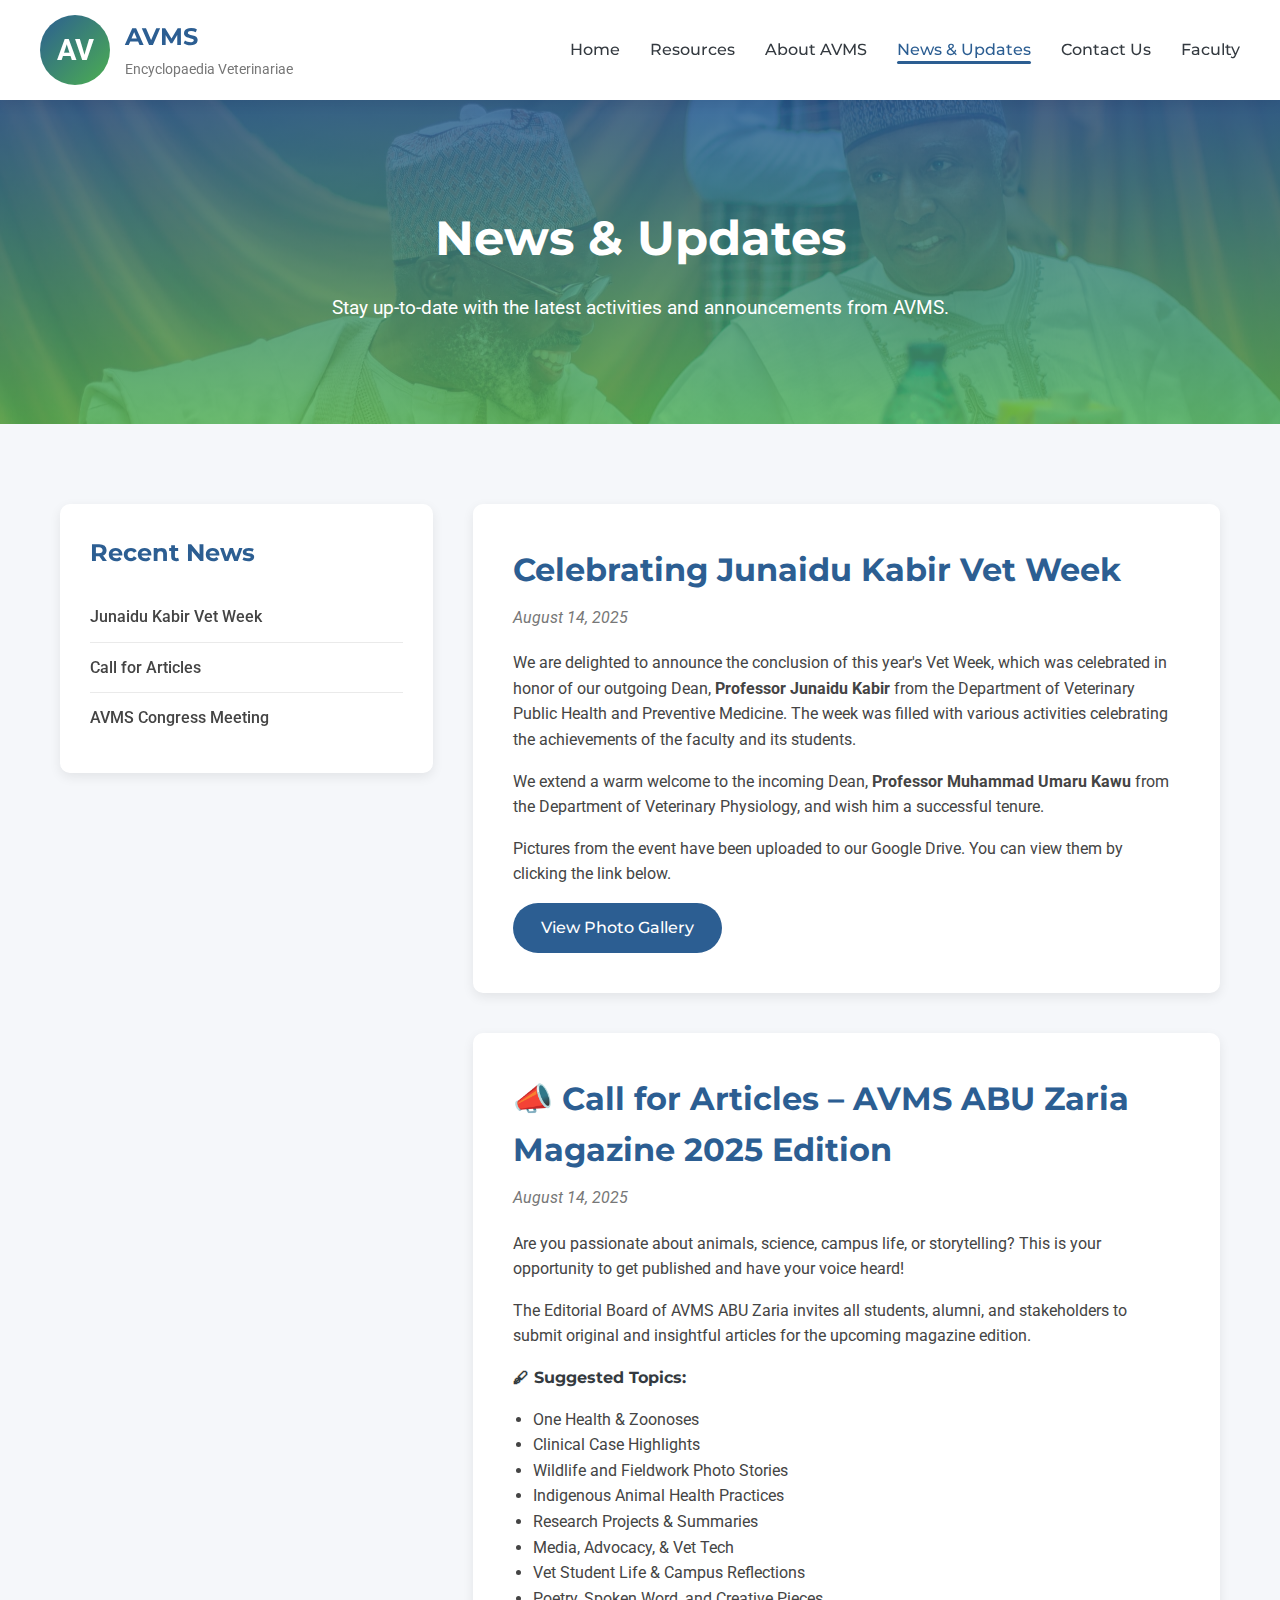
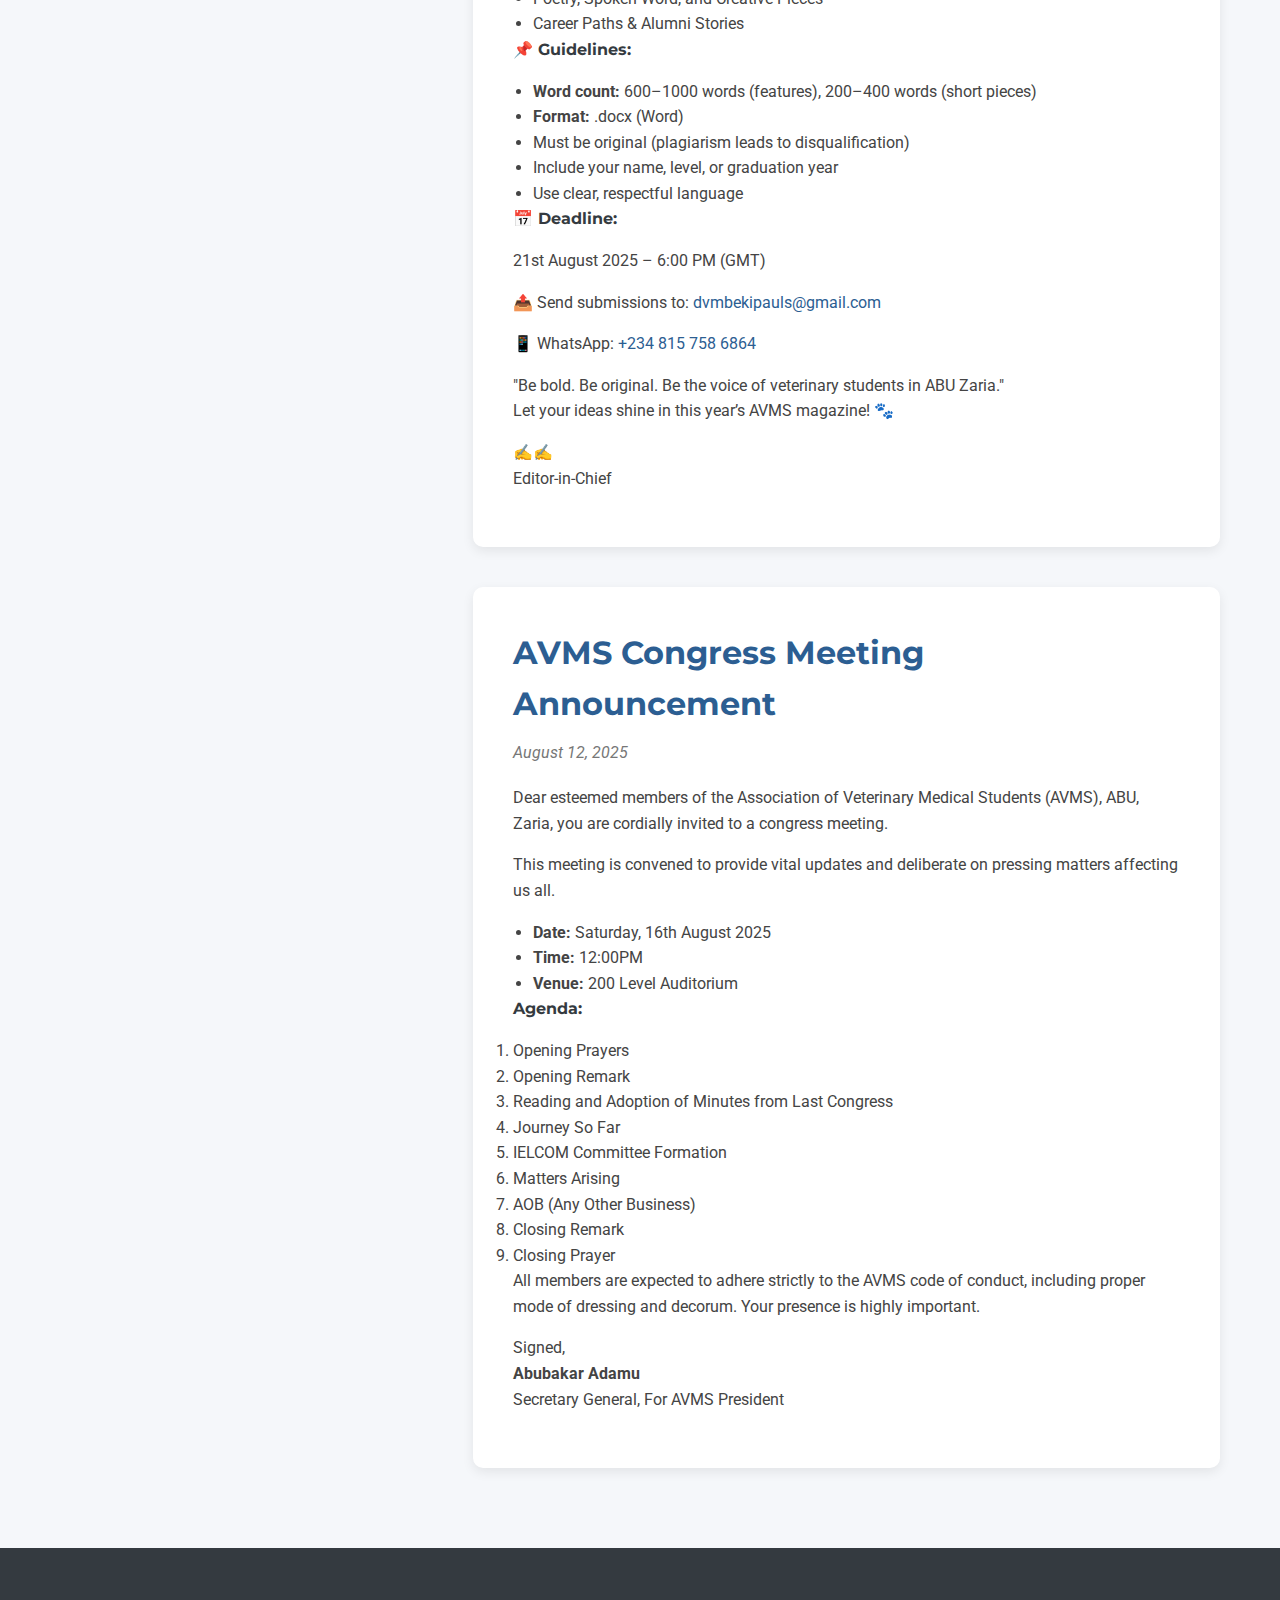
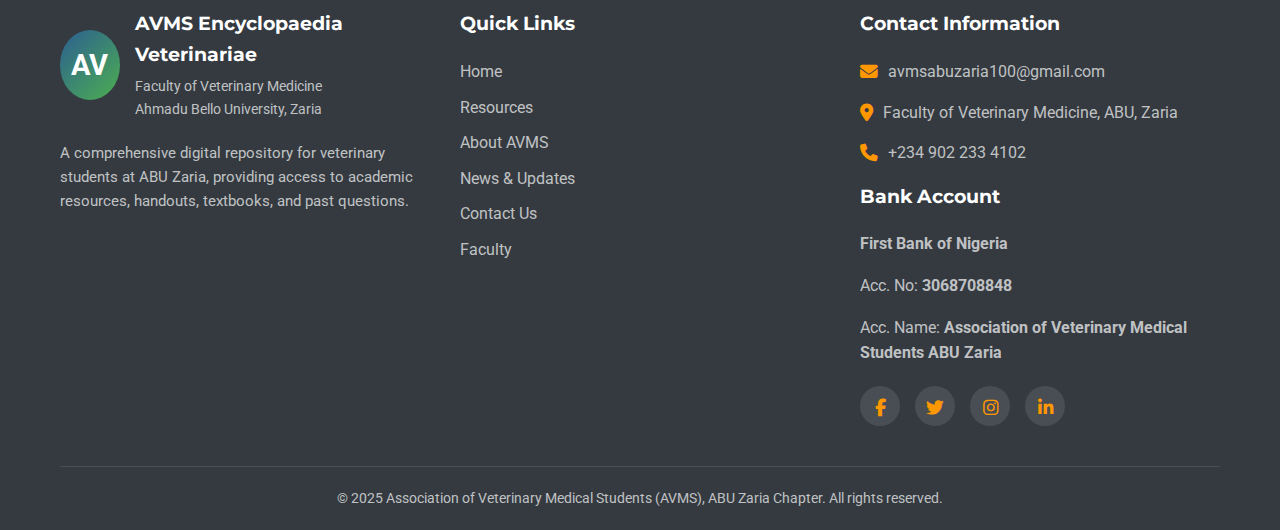
<file: news.html>
<!DOCTYPE html>
<html lang="en">
<head>
    <meta charset="UTF-8">
    <meta name="viewport" content="width=device-width, initial-scale=1.0">
    <title>News & Updates - AVMS Encyclopaedia Veterinariae</title>
    <link rel="stylesheet" href="https://cdnjs.cloudflare.com/ajax/libs/font-awesome/6.4.0/css/all.min.css">
    <link href="https://fonts.googleapis.com/css2?family=Montserrat:wght@400;500;700&family=Roboto:wght@300;400;500&display=swap" rel="stylesheet">
    <style>
        /* Global Styles */
        * {
            margin: 0;
            padding: 0;
            box-sizing: border-box;
        }

        :root {
            --primary: #2c5e92;
            --secondary: #4caf50;
            --accent: #ff9800;
            --light: #f8f9fa;
            --dark: #343a40;
            --text: #444;
            --text-light: #777;
            --border: #eaeaea;
            --shadow: 0 4px 12px rgba(0, 0, 0, 0.08);
        }

        body {
            font-family: 'Roboto', sans-serif;
            color: var(--text);
            line-height: 1.6;
            background-color: #f5f7fa;
        }

        h1, h2, h3, h4, h5 {
            font-family: 'Montserrat', sans-serif;
            font-weight: 700;
            color: var(--dark);
            margin-bottom: 1rem;
        }

        h1 {
            font-size: 3rem;
        }
        
        h2 {
            font-size: 2.2rem;
            position: relative;
            padding-bottom: 15px;
        }

        h2:after {
            content: '';
            position: absolute;
            bottom: 0;
            left: 0;
            width: 60px;
            height: 4px;
            background: var(--secondary);
            border-radius: 2px;
        }

        .text-center {
            text-align: center;
        }
        
        .text-center h2:after {
            left: 50%;
            transform: translateX(-50%);
        }

        p {
            margin-bottom: 1rem;
        }

        a {
            text-decoration: none;
            color: var(--primary);
            transition: all 0.3s ease;
        }

        a:hover {
            color: var(--secondary);
        }

        .container {
            width: 100%;
            max-width: 1200px;
            margin: 0 auto;
            padding: 0 20px;
        }

        .section {
            padding: 80px 0;
        }

        .section-title {
            text-align: center;
            margin-bottom: 50px;
        }

        .section-title p {
            font-size: 1.1rem;
            color: var(--text-light);
            max-width: 700px;
            margin: 0 auto;
        }
        
        .btn {
            display: inline-block;
            padding: 12px 28px;
            border-radius: 30px;
            font-weight: 500;
            font-family: 'Montserrat', sans-serif;
            text-align: center;
            cursor: pointer;
            transition: all 0.3s ease;
            border: none;
            font-size: 1rem;
        }

        .btn-primary {
            background-color: var(--primary);
            color: white;
        }

        .btn-primary:hover {
            background-color: #234a75;
            transform: translateY(-3px);
            box-shadow: 0 6px 15px rgba(0,0,0,0.2);
        }
        
        /* Header Styles */
        .main-header {
            background-color: white;
            box-shadow: var(--shadow);
            position: sticky;
            top: 0;
            z-index: 1000;
        }

        .header-container {
            display: flex;
            justify-content: space-between;
            align-items: center;
            padding: 15px 0;
        }

        .logo {
            display: flex;
            align-items: center;
            gap: 15px;
        }

        .logo-img {
            width: 70px;
            height: 70px;
            background: linear-gradient(135deg, var(--primary), var(--secondary));
            border-radius: 50%;
            display: flex;
            align-items: center;
            justify-content: center;
            color: white;
            font-size: 1.8rem;
            font-weight: bold;
        }

        .logo-text h1 {
            font-size: 1.5rem;
            margin-bottom: 0;
            color: var(--primary);
        }

        .logo-text span {
            font-size: 0.9rem;
            color: var(--text-light);
        }

        .main-nav ul {
            display: flex;
            list-style: none;
            gap: 30px;
        }

        .main-nav a {
            font-family: 'Montserrat', sans-serif;
            font-weight: 500;
            color: var(--dark);
            position: relative;
        }

        .main-nav a:hover {
            color: var(--primary);
        }

        .main-nav a.active {
            color: var(--primary);
        }

        .main-nav a.active:after {
            content: '';
            position: absolute;
            bottom: -5px;
            left: 0;
            width: 100%;
            height: 3px;
            background: var(--primary);
            border-radius: 2px;
        }

        .mobile-menu-btn {
            display: none;
            font-size: 1.5rem;
            cursor: pointer;
            color: var(--primary);
        }
        
        /* Page Hero Section */
        .page-hero {
            background: linear-gradient(rgba(44, 94, 146, 0.85), rgba(76, 175, 80, 0.8)), url('img/dean-dean.jpg') center/cover;
            padding: 100px 0;
            text-align: center;
            color: white;
        }

        .page-hero h1 {
            color: white;
            font-size: 3rem;
        }

        .page-hero p {
            max-width: 700px;
            margin: 0 auto;
            font-size: 1.2rem;
        }
        
        /* News Section */
        .news-container {
            display: grid;
            grid-template-columns: 1fr 2fr;
            gap: 40px;
            align-items: flex-start;
        }
        
        .news-sidebar {
            background-color: white;
            padding: 30px;
            border-radius: 10px;
            box-shadow: var(--shadow);
            position: sticky;
            top: 100px; /* Adjust based on header height */
        }
        
        .news-sidebar h3 {
            font-size: 1.5rem;
            margin-bottom: 20px;
            color: var(--primary);
        }
        
        .news-sidebar ul {
            list-style: none;
        }
        
        .news-sidebar li a {
            display: block;
            padding: 12px 0;
            border-bottom: 1px solid var(--border);
            color: var(--text);
            font-weight: 500;
        }
        
        .news-sidebar li:last-child a {
            border-bottom: none;
        }
        
        .news-content {
            display: flex;
            flex-direction: column;
            gap: 40px;
        }
        
        .news-card {
            background-color: white;
            padding: 40px;
            border-radius: 10px;
            box-shadow: var(--shadow);
        }

        .news-card h3 {
            font-size: 2rem;
            margin-bottom: 10px;
            color: var(--primary);
        }
        
        .news-card .news-date {
            display: block;
            font-style: italic;
            color: var(--text-light);
            margin-bottom: 20px;
        }

        .news-card ul {
            margin-top: 15px;
            margin-left: 20px;
        }
        
        /* Footer Styles */
        .main-footer {
            background: var(--dark);
            color: rgba(255, 255, 255, 0.7);
            padding-top: 60px;
        }

        .footer-container {
            display: grid;
            grid-template-columns: repeat(auto-fit, minmax(250px, 1fr));
            gap: 40px;
            margin-bottom: 40px;
        }
        
        .footer-info {
            margin-bottom: 20px;
        }
        
        .footer-logo {
            display: flex;
            gap: 15px;
            align-items: center;
            margin-bottom: 20px;
        }
        
        .footer-logo img {
            width: 60px;
            height: 60px;
            background: var(--primary);
            border-radius: 50%;
            display: flex;
            align-items: center;
            justify-content: center;
            color: white;
            font-weight: bold;
        }
        
        .footer-logo h3 {
            font-size: 1.2rem;
            color: white;
            margin-bottom: 5px;
        }
        
        .footer-logo p {
            font-size: 0.9rem;
            margin-bottom: 0;
        }
        
        .footer-description {
            font-size: 0.95rem;
        }
        
        .footer-links h4,
        .footer-contact h4 {
            color: white;
            font-size: 1.2rem;
            margin-bottom: 20px;
        }
        
        .footer-links ul {
            list-style: none;
        }
        
        .footer-links li {
            margin-bottom: 10px;
        }
        
        .footer-links a {
            color: rgba(255, 255, 255, 0.7);
        }
        
        .footer-links a:hover {
            color: white;
        }
        
        .footer-contact ul {
            list-style: none;
        }
        
        .footer-contact li {
            margin-bottom: 15px;
            display: flex;
            align-items: flex-start;
            gap: 10px;
        }
        
        .footer-contact i {
            color: var(--accent);
            font-size: 1.1rem;
            margin-top: 4px;
        }
        
        .social-links {
            display: flex;
            gap: 15px;
            margin-top: 20px;
        }
        
        .social-links a {
            width: 40px;
            height: 40px;
            background: rgba(255, 255, 255, 0.1);
            border-radius: 50%;
            display: flex;
            align-items: center;
            justify-content: center;
            color: white;
            transition: all 0.3s ease;
        }
        
        .social-links a:hover {
            background: var(--primary);
            transform: translateY(-3px);
        }
        
        .footer-bottom {
            border-top: 1px solid rgba(255, 255, 255, 0.1);
            padding: 20px 0;
            text-align: center;
            font-size: 0.9rem;
        }
        
        .footer-bottom p {
            margin-bottom: 0;
        }
        
        /* Responsive Design */
        @media (max-width: 992px) {
            .news-container {
                grid-template-columns: 1fr;
            }
            .news-sidebar {
                position: static;
            }
        }
        
        @media (max-width: 768px) {
            .main-nav ul {
                display: none;
            }
            .mobile-menu-btn {
                display: block;
            }
        }
        
        @media (max-width: 576px) {
            .page-hero h1 {
                font-size: 2.5rem;
            }
            .page-hero p {
                font-size: 1rem;
            }
        }
    </style>
</head>
<body>

    <header class="main-header">
        <div class="container header-container">
            <div class="logo">
                <div class="logo-img">AV</div>
                <div class="logo-text">
                    <h1>AVMS</h1>
                    <span>Encyclopaedia Veterinariae</span>
                </div>
            </div>
            <nav class="main-nav">
                <ul>
                    <li><a href="index.html">Home</a></li>
                    <li><a href="resources.html">Resources</a></li>
                    <li><a href="about.html">About AVMS</a></li>
                    <li><a href="news.html" class="active">News & Updates</a></li>
                    <li><a href="contact.html">Contact Us</a></li>
                    <li><a href="faculty.html">Faculty</a></li>
                </ul>
            </nav>
            <div class="mobile-menu-btn">
                <i class="fas fa-bars"></i>
            </div>
        </div>
    </header>

    <main>
        <section class="page-hero">
            <div class="container">
                <h1>News & Updates</h1>
                <p>Stay up-to-date with the latest activities and announcements from AVMS.</p>
            </div>
        </section>

        <section class="section">
            <div class="container news-container">
                <div class="news-sidebar">
                    <h3>Recent News</h3>
                    <ul>
                        <li><a href="#vet-week">Junaidu Kabir Vet Week</a></li>
                        <li><a href="#call-for-articles">Call for Articles</a></li>
                        <li><a href="#congress">AVMS Congress Meeting</a></li>
                    </ul>
                </div>
                
                <div class="news-content">
                    <div id="vet-week" class="news-card">
                        <h3>Celebrating Junaidu Kabir Vet Week</h3>
                        <span class="news-date">August 14, 2025</span>
                        <p>We are delighted to announce the conclusion of this year's Vet Week, which was celebrated in honor of our outgoing Dean, <strong>Professor Junaidu Kabir</strong> from the Department of Veterinary Public Health and Preventive Medicine. The week was filled with various activities celebrating the achievements of the faculty and its students.</p>
                        <p>We extend a warm welcome to the incoming Dean, <strong>Professor Muhammad Umaru Kawu</strong> from the Department of Veterinary Physiology, and wish him a successful tenure.</p>
                        <p>Pictures from the event have been uploaded to our Google Drive. You can view them by clicking the link below.</p>
                        <a href="https://drive.google.com/drive/folders/1U-bhOGArtWj-Jd9_fmDxGZ6Z6HniL1pB" class="btn btn-primary" target="_blank">View Photo Gallery</a>
                    </div>

                    <div id="call-for-articles" class="news-card">
                        <h3>📣 Call for Articles – AVMS ABU Zaria Magazine 2025 Edition</h3>
                        <span class="news-date">August 14, 2025</span>
                        <p>Are you passionate about animals, science, campus life, or storytelling? This is your opportunity to get published and have your voice heard!</p>
                        <p>The Editorial Board of AVMS ABU Zaria invites all students, alumni, and stakeholders to submit original and insightful articles for the upcoming magazine edition.</p>
                        <h4>🖋 Suggested Topics:</h4>
                        <ul>
                            <li>One Health & Zoonoses</li>
                            <li>Clinical Case Highlights</li>
                            <li>Wildlife and Fieldwork Photo Stories</li>
                            <li>Indigenous Animal Health Practices</li>
                            <li>Research Projects & Summaries</li>
                            <li>Media, Advocacy, & Vet Tech</li>
                            <li>Vet Student Life & Campus Reflections</li>
                            <li>Poetry, Spoken Word, and Creative Pieces</li>
                            <li>Career Paths & Alumni Stories</li>
                        </ul>
                        <h4>📌 Guidelines:</h4>
                        <ul>
                            <li><strong>Word count:</strong> 600–1000 words (features), 200–400 words (short pieces)</li>
                            <li><strong>Format:</strong> .docx (Word)</li>
                            <li>Must be original (plagiarism leads to disqualification)</li>
                            <li>Include your name, level, or graduation year</li>
                            <li>Use clear, respectful language</li>
                        </ul>
                        <h4>📅 Deadline:</h4>
                        <p>21st August 2025 – 6:00 PM (GMT)</p>
                        <p>📤 Send submissions to: <a href="mailto:dvmbekipauls@gmail.com">dvmbekipauls@gmail.com</a></p>
                        <p>📱 WhatsApp: <a href="https://wa.me/2348157586864">+234 815 758 6864</a></p>
                        <blockquote>"Be bold. Be original. Be the voice of veterinary students in ABU Zaria."</blockquote>
                        <p>Let your ideas shine in this year’s AVMS magazine! 🐾</p>
                        <p>✍️✍️<br>Editor-in-Chief</p>
                    </div>
                    
                    <div id="congress" class="news-card">
                        <h3>AVMS Congress Meeting Announcement</h3>
                        <span class="news-date">August 12, 2025</span>
                        <p>Dear esteemed members of the Association of Veterinary Medical Students (AVMS), ABU, Zaria, you are cordially invited to a congress meeting.</p>
                        <p>This meeting is convened to provide vital updates and deliberate on pressing matters affecting us all.</p>
                        <ul>
                            <li><strong>Date:</strong> Saturday, 16th August 2025</li>
                            <li><strong>Time:</strong> 12:00PM</li>
                            <li><strong>Venue:</strong> 200 Level Auditorium</li>
                        </ul>
                        <h4>Agenda:</h4>
                        <ol>
                            <li>Opening Prayers</li>
                            <li>Opening Remark</li>
                            <li>Reading and Adoption of Minutes from Last Congress</li>
                            <li>Journey So Far</li>
                            <li>IELCOM Committee Formation</li>
                            <li>Matters Arising</li>
                            <li>AOB (Any Other Business)</li>
                            <li>Closing Remark</li>
                            <li>Closing Prayer</li>
                        </ol>
                        <p>All members are expected to adhere strictly to the AVMS code of conduct, including proper mode of dressing and decorum. Your presence is highly important.</p>
                        <p>Signed,<br><strong>Abubakar Adamu</strong><br>Secretary General, For AVMS President</p>
                    </div>
                </div>
            </div>
        </section>
    </main>

    <footer class="main-footer">
        <div class="container">
            <div class="footer-container">
                <div class="footer-info">
                    <div class="footer-logo">
                        <div class="logo-img">AV</div>
                        <div>
                            <h3>AVMS Encyclopaedia Veterinariae</h3>
                            <p>Faculty of Veterinary Medicine<br>Ahmadu Bello University, Zaria</p>
                        </div>
                    </div>
                    <p class="footer-description">A comprehensive digital repository for veterinary students at ABU Zaria, providing access to academic resources, handouts, textbooks, and past questions.</p>
                </div>

                <div class="footer-links">
                    <h4>Quick Links</h4>
                    <ul>
                        <li><a href="index.html">Home</a></li>
                        <li><a href="resources.html">Resources</a></li>
                        <li><a href="about.html">About AVMS</a></li>
                        <li><a href="news.html">News & Updates</a></li>
                        <li><a href="contact.html">Contact Us</a></li>
                        <li><a href="faculty.html">Faculty</a></li>
                    </ul>
                </div>

                <div class="footer-contact">
                    <h4>Contact Information</h4>
                    <ul>
                        <li><i class="fas fa-envelope"></i> avmsabuzaria100@gmail.com</li>
                        <li><i class="fas fa-map-marker-alt"></i> Faculty of Veterinary Medicine, ABU, Zaria</li>
                        <li><i class="fas fa-phone"></i> +234 902 233 4102</li>
                    </ul>
                    <div class="bank-details-footer">
                        <h4>Bank Account</h4>
                        <p><strong>First Bank of Nigeria</strong></p>
                        <p>Acc. No: <strong>3068708848</strong></p>
                        <p>Acc. Name: <strong>Association of Veterinary Medical Students ABU Zaria</strong></p>
                    </div>
                    <div class="social-links">
                        <a href="#"><i class="fab fa-facebook-f"></i></a>
                        <a href="#"><i class="fab fa-twitter"></i></a>
                        <a href="#"><i class="fab fa-instagram"></i></a>
                        <a href="#"><i class="fab fa-linkedin-in"></i></a>
                    </div>
                </div>
            </div>

            <div class="footer-bottom">
                <p>&copy; 2025 Association of Veterinary Medical Students (AVMS), ABU Zaria Chapter. All rights reserved.</p>
            </div>
        </div>
    </footer>

    <script>
        document.querySelector('.mobile-menu-btn').addEventListener('click', function() {
            const nav = document.querySelector('.main-nav ul');
            nav.style.display = nav.style.display === 'flex' ? 'none' : 'flex';
        });
    </script>
</body>
</html>
</file>
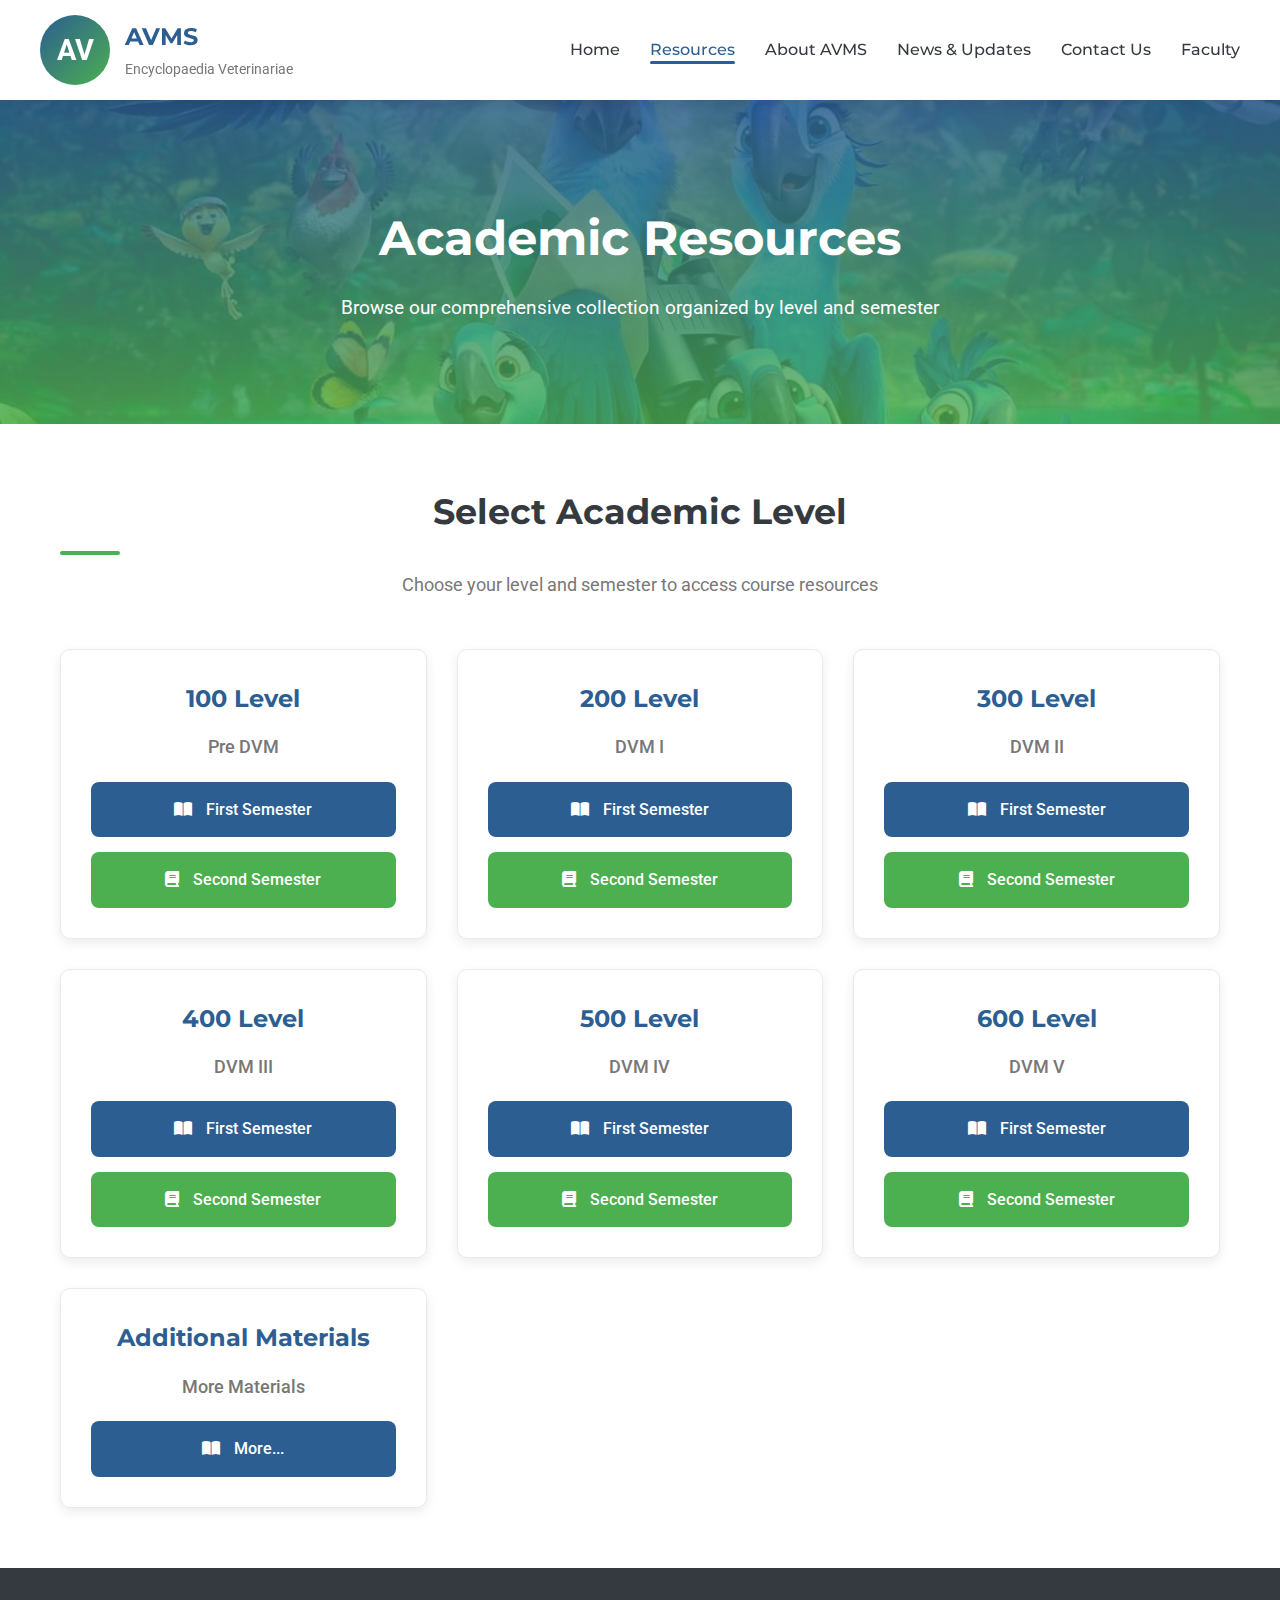
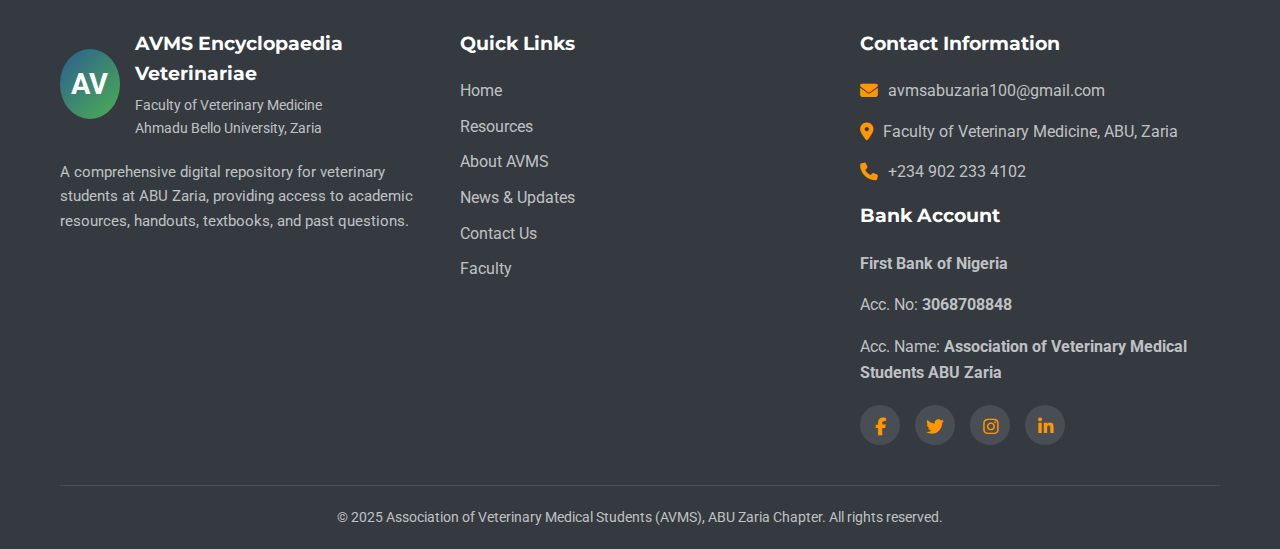
<file: resources.html>
<!DOCTYPE html>
<html lang="en">
<head>
    <meta charset="UTF-8">
    <meta name="viewport" content="width=device-width, initial-scale=1.0">
    <title>AVMS Encyclopaedia Veterinariae - Resources</title>
    <link rel="stylesheet" href="https://cdnjs.cloudflare.com/ajax/libs/font-awesome/6.4.0/css/all.min.css">
    <link href="https://fonts.googleapis.com/css2?family=Montserrat:wght@400;500;700&family=Roboto:wght@300;400;500&display=swap" rel="stylesheet">
    <style>
        /* Global Styles */
        * {
            margin: 0;
            padding: 0;
            box-sizing: border-box;
        }

        :root {
            --primary: #2c5e92;
            --secondary: #4caf50;
            --accent: #ff9800;
            --light: #f8f9fa;
            --dark: #343a40;
            --text: #444;
            --text-light: #777;
            --border: #eaeaea;
            --shadow: 0 4px 12px rgba(0, 0, 0, 0.08);
        }

        body {
            font-family: 'Roboto', sans-serif;
            color: var(--text);
            line-height: 1.6;
            background-color: #f5f7fa;
        }

        h1, h2, h3, h4, h5 {
            font-family: 'Montserrat', sans-serif;
            font-weight: 700;
            color: var(--dark);
            margin-bottom: 1rem;
        }

        h1 {
            font-size: 2.5rem;
        }

        h2 {
            font-size: 2rem;
            position: relative;
            padding-bottom: 15px;
        }

        h2:after {
            content: '';
            position: absolute;
            bottom: 0;
            left: 0;
            width: 60px;
            height: 4px;
            background: var(--secondary);
            border-radius: 2px;
        }

        .text-center {
            text-align: center;
        }

        .text-center h2:after {
            left: 50%;
            transform: translateX(-50%);
        }

        p {
            margin-bottom: 1rem;
        }

        a {
            text-decoration: none;
            color: var(--primary);
            transition: all 0.3s ease;
        }

        a:hover {
            color: var(--secondary);
        }

        .container {
            width: 100%;
            max-width: 1200px;
            margin: 0 auto;
            padding: 0 20px;
        }

        .btn {
            display: inline-block;
            padding: 12px 28px;
            border-radius: 30px;
            font-weight: 500;
            font-family: 'Montserrat', sans-serif;
            text-align: center;
            cursor: pointer;
            transition: all 0.3s ease;
            border: none;
            font-size: 1rem;
        }

        .btn-primary {
            background: var(--primary);
            color: white;
        }

        .btn-primary:hover {
            background: #234a75;
            color: white;
            transform: translateY(-2px);
            box-shadow: var(--shadow);
        }

        .btn-secondary {
            background: var(--secondary);
            color: white;
        }

        .btn-secondary:hover {
            background: #3d8b40;
            color: white;
            transform: translateY(-2px);
            box-shadow: var(--shadow);
        }

        .btn-accent {
            background: var(--accent);
            color: white;
        }

        .btn-accent:hover {
            background: #e68a00;
            color: white;
            transform: translateY(-2px);
            box-shadow: var(--shadow);
        }

        .section {
            padding: 80px 0;
        }

        .section-title {
            text-align: center;
            margin-bottom: 50px;
        }

        .section-title h2 {
            font-size: 2.2rem;
        }

        .section-title p {
            font-size: 1.1rem;
            color: var(--text-light);
            max-width: 700px;
            margin: 0 auto;
        }

        /* Header Styles */
        .main-header {
            background-color: white;
            box-shadow: var(--shadow);
            position: sticky;
            top: 0;
            z-index: 1000;
        }

        .header-container {
            display: flex;
            justify-content: space-between;
            align-items: center;
            padding: 15px 0;
        }

        .logo {
            display: flex;
            align-items: center;
            gap: 15px;
        }

        .logo-img {
            width: 70px;
            height: 70px;
            background: linear-gradient(135deg, var(--primary), var(--secondary));
            border-radius: 50%;
            display: flex;
            align-items: center;
            justify-content: center;
            color: white;
            font-size: 1.8rem;
            font-weight: bold;
        }

        .logo-text h1 {
            font-size: 1.5rem;
            margin-bottom: 0;
            color: var(--primary);
        }

        .logo-text span {
            font-size: 0.9rem;
            color: var(--text-light);
        }

        .main-nav ul {
            display: flex;
            list-style: none;
            gap: 30px;
        }

        .main-nav a {
            font-family: 'Montserrat', sans-serif;
            font-weight: 500;
            color: var(--dark);
            position: relative;
        }

        .main-nav a:hover {
            color: var(--primary);
        }

        .main-nav a.active {
            color: var(--primary);
        }

        .main-nav a.active:after {
            content: '';
            position: absolute;
            bottom: -5px;
            left: 0;
            width: 100%;
            height: 3px;
            background: var(--primary);
            border-radius: 2px;
        }

        .mobile-menu-btn {
            display: none;
            font-size: 1.5rem;
            cursor: pointer;
            color: var(--primary);
        }

        /* Hero Section */
        .hero-section {
            background: linear-gradient(rgba(44, 94, 146, 0.9), rgba(44, 94, 146, 0.85)), url('img/blu-family.jpg') no-repeat center center/cover;
            color: white;
            padding: 120px 0;
            text-align: center;
        }

        .hero-content {
            max-width: 800px;
            margin: 0 auto;
        }

        .hero-content h1 {
            font-size: 3rem;
            margin-bottom: 20px;
            color: white;
            line-height: 1.2;
        }

        .hero-content p {
            font-size: 1.2rem;
            margin-bottom: 30px;
            opacity: 0.9;
        }

        .hero-buttons {
            display: flex;
            gap: 15px;
            justify-content: center;
            margin-top: 30px;
        }

        /* Resources Page Styles */
        .resources-hero {
            background: linear-gradient(rgba(44, 94, 146, 0.85), rgba(76, 175, 80, 0.8)), url('img/blu-family.jpg') center/cover;
            padding: 100px 0;
            text-align: center;
            color: white;
        }

        .resources-hero h1 {
            color: white;
            font-size: 3rem;
        }

        .resources-hero p {
            max-width: 700px;
            margin: 0 auto;
            font-size: 1.2rem;
        }

        .levels-section {
            background: white;
            padding: 60px 0;
        }

        .levels-container {
            display: grid;
            grid-template-columns: repeat(auto-fit, minmax(300px, 1fr));
            gap: 30px;
        }

        .level-card {
            background: white;
            border-radius: 10px;
            padding: 30px;
            box-shadow: var(--shadow);
            border: 1px solid var(--border);
            transition: all 0.3s ease;
        }

        .level-card:hover {
            transform: translateY(-5px);
            box-shadow: 0 10px 25px rgba(0, 0, 0, 0.1);
        }

        .level-card h3 {
            font-size: 1.5rem;
            margin-bottom: 15px;
            color: var(--primary);
            text-align: center;
        }

        .level-card .level-name {
            display: block;
            text-align: center;
            font-weight: 500;
            color: var(--text-light);
            margin-bottom: 20px;
            font-size: 1.1rem;
        }

        .semester-buttons {
            display: grid;
            gap: 15px;
        }

        .semester-btn {
            display: block;
            padding: 15px;
            background: var(--primary);
            color: white;
            text-align: center;
            border-radius: 8px;
            font-weight: 500;
            transition: all 0.3s ease;
            position: relative;
            overflow: hidden;
        }

        .semester-btn:hover {
            background: #1e4875;
            transform: translateY(-3px);
        }

        .semester-btn i {
            margin-right: 10px;
        }

        .semester-btn.second-semester {
            background: var(--secondary);
        }

        .semester-btn.second-semester:hover {
            background: #3d8b40;
        }

        .courses-section {
            background: #f8f9fa;
            padding: 60px 0;
        }

        .courses-container {
            display: grid;
            grid-template-columns: repeat(auto-fit, minmax(280px, 1fr));
            gap: 25px;
        }

        .course-card {
            background: white;
            border-radius: 10px;
            padding: 25px;
            box-shadow: var(--shadow);
            border: 1px solid var(--border);
            transition: all 0.3s ease;
        }

        .course-card:hover {
            transform: translateY(-5px);
            box-shadow: 0 10px 25px rgba(0, 0, 0, 0.1);
        }

        .course-header {
            display: flex;
            justify-content: space-between;
            align-items: center;
            margin-bottom: 15px;
            padding-bottom: 15px;
            border-bottom: 2px solid var(--border);
        }

        .course-code {
            font-size: 1.2rem;
            font-weight: 700;
            color: var(--primary);
        }

        .course-title {
            font-size: 1.1rem;
            font-weight: 500;
            color: var(--dark);
        }

        .course-resources {
            list-style: none;
            margin-bottom: 20px;
        }

        .course-resources li {
            padding: 10px 0;
            border-bottom: 1px solid var(--border);
            display: flex;
            justify-content: space-between;
        }

        .course-resources li:last-child {
            border-bottom: none;
        }

        .course-resources a {
            display: flex;
            justify-content: space-between;
            width: 100%;
            color: var(--text);
        }

        .course-resources a:hover {
            color: var(--primary);
        }

        .course-resources a:hover i {
            transform: translateX(3px);
        }

        .course-resources a i {
            transition: transform 0.3s ease;
        }

        .back-to-levels {
            display: inline-block;
            margin-bottom: 30px;
            color: var(--primary);
            font-weight: 500;
        }

        .back-to-levels:hover {
            color: var(--secondary);
        }

        .back-to-levels i {
            margin-right: 8px;
        }

        /* Footer Styles */
        .main-footer {
            background: var(--dark);
            color: rgba(255, 255, 255, 0.7);
            padding-top: 60px;
        }

        .footer-container {
            display: grid;
            grid-template-columns: repeat(auto-fit, minmax(250px, 1fr));
            gap: 40px;
            margin-bottom: 40px;
        }

        .footer-info {
            margin-bottom: 20px;
        }

        .footer-logo {
            display: flex;
            gap: 15px;
            align-items: center;
            margin-bottom: 20px;
        }

        .footer-logo img {
            width: 60px;
            height: 60px;
            background: var(--primary);
            border-radius: 50%;
            display: flex;
            align-items: center;
            justify-content: center;
            color: white;
            font-weight: bold;
        }

        .footer-logo h3 {
            font-size: 1.2rem;
            color: white;
            margin-bottom: 5px;
        }

        .footer-logo p {
            font-size: 0.9rem;
            margin-bottom: 0;
        }

        .footer-description {
            font-size: 0.95rem;
        }

        .footer-links h4,
        .footer-contact h4 {
            color: white;
            font-size: 1.2rem;
            margin-bottom: 20px;
        }

        .footer-links ul {
            list-style: none;
        }

        .footer-links li {
            margin-bottom: 10px;
        }

        .footer-links a {
            color: rgba(255, 255, 255, 0.7);
        }

        .footer-links a:hover {
            color: white;
        }

        .footer-contact ul {
            list-style: none;
        }

        .footer-contact li {
            margin-bottom: 15px;
            display: flex;
            align-items: flex-start;
            gap: 10px;
        }

        .footer-contact i {
            color: var(--accent);
            font-size: 1.1rem;
            margin-top: 4px;
        }

        .social-links {
            display: flex;
            gap: 15px;
            margin-top: 20px;
        }

        .social-links a {
            width: 40px;
            height: 40px;
            background: rgba(255, 255, 255, 0.1);
            border-radius: 50%;
            display: flex;
            align-items: center;
            justify-content: center;
            color: white;
            transition: all 0.3s ease;
        }

        .social-links a:hover {
            background: var(--primary);
            transform: translateY(-3px);
        }

        .footer-bottom {
            border-top: 1px solid rgba(255, 255, 255, 0.1);
            padding: 20px 0;
            text-align: center;
            font-size: 0.9rem;
        }

        .footer-bottom p {
            margin-bottom: 0;
        }

        .admin-login {
            display: inline-block;
            margin-top: 10px;
            color: rgba(255, 255, 255, 0.7);
        }

        .admin-login:hover {
            color: var(--accent);
        }

        /* Responsive Design */
        @media (max-width: 992px) {
            .section {
                padding: 60px 0;
            }
        }

        @media (max-width: 768px) {
            .main-nav ul {
                display: none;
            }

            .mobile-menu-btn {
                display: block;
            }

            .hero-content h1 {
                font-size: 2.2rem;
            }

            .hero-buttons {
                flex-direction: column;
                align-items: center;
            }
        }

        @media (max-width: 576px) {
            .hero-section {
                padding: 80px 0;
            }

            .hero-content h1 {
                font-size: 1.8rem;
            }

            .hero-content p {
                font-size: 1rem;
            }

            h1 {
                font-size: 2rem;
            }

            h2 {
                font-size: 1.6rem;
            }
        }
    </style>
</head>
<body>

    <header class="main-header">
        <div class="container header-container">
            <div class="logo">
                <div class="logo-img">AV</div>
                <div class="logo-text">
                    <h1>AVMS</h1>
                    <span>Encyclopaedia Veterinariae</span>
                </div>
            </div>
            <nav class="main-nav">
                <ul>
                    <li><a href="index.html">Home</a></li>
                    <li><a href="resources.html" class="active">Resources</a></li>
                    <li><a href="about.html">About AVMS</a></li>
                    <li><a href="news.html">News & Updates</a></li>
                    <li><a href="contact.html">Contact Us</a></li>
                    <li><a href="faculty.html">Faculty</a></li>
                </ul>
            </nav>
            <div class="mobile-menu-btn">
                <i class="fas fa-bars"></i>
            </div>
        </div>
    </header>

    <main>
        <section class="resources-hero">
            <div class="container">
                <h1>Academic Resources</h1>
                <p>Browse our comprehensive collection organized by level and semester</p>
            </div>
        </section>

        <section class="levels-section">
            <div class="container">
                <div class="section-title">
                    <h2>Select Academic Level</h2>
                    <p>Choose your level and semester to access course resources</p>
                </div>

                <div class="levels-container">
                    <div class="level-card">
                        <h3>100 Level</h3>
                        <span class="level-name">Pre DVM</span>
                        <div class="semester-buttons">
                            <a href="100l.html#first-semester" class="semester-btn">
                                <i class="fas fa-book-open"></i> First Semester
                            </a>
                            <a href="100l.html#second-semester" class="semester-btn second-semester">
                                <i class="fas fa-book"></i> Second Semester
                            </a>
                        </div>
                    </div>

                    <div class="level-card">
                        <h3>200 Level</h3>
                        <span class="level-name">DVM I</span>
                        <div class="semester-buttons">
                            <a href="200l.html#first-semester" class="semester-btn">
                                <i class="fas fa-book-open"></i> First Semester
                            </a>
                            <a href="200l.html#second-semester" class="semester-btn second-semester">
                                <i class="fas fa-book"></i> Second Semester
                            </a>
                        </div>
                    </div>

                    <div class="level-card">
                        <h3>300 Level</h3>
                        <span class="level-name">DVM II</span>
                        <div class="semester-buttons">
                            <a href="300l.html#first-semester" class="semester-btn">
                                <i class="fas fa-book-open"></i> First Semester
                            </a>
                            <a href="300l.html#second-semester" class="semester-btn second-semester">
                                <i class="fas fa-book"></i> Second Semester
                            </a>
                        </div>
                    </div>

                    <div class="level-card">
                        <h3>400 Level</h3>
                        <span class="level-name">DVM III</span>
                        <div class="semester-buttons">
                            <a href="400l.html#first-semester" class="semester-btn">
                                <i class="fas fa-book-open"></i> First Semester
                            </a>
                            <a href="400l.html#second-semester" class="semester-btn second-semester">
                                <i class="fas fa-book"></i> Second Semester
                            </a>
                        </div>
                    </div>

                    <div class="level-card">
                        <h3>500 Level</h3>
                        <span class="level-name">DVM IV</span>
                        <div class="semester-buttons">
                            <a href="500l.html#first-semester" class="semester-btn">
                                <i class="fas fa-book-open"></i> First Semester
                            </a>
                            <a href="500l.html#second-semester" class="semester-btn second-semester">
                                <i class="fas fa-book"></i> Second Semester
                            </a>
                        </div>
                    </div>

                    <div class="level-card">
                        <h3>600 Level</h3>
                        <span class="level-name">DVM V</span>
                        <div class="semester-buttons">
                            <a href="600l.html" class="semester-btn">
                                <i class="fas fa-book-open"></i> First Semester
                            </a>
                            <a href="600l.html" class="semester-btn second-semester">
                                <i class="fas fa-book"></i> Second Semester
                            </a>
                        </div>
                    </div>
                    
                    <div class="level-card">
                        <h3>Additional Materials</h3>
                        <span class="level-name">More Materials</span>
                        <div class="semester-buttons">
                            <a href="extras.html" class="semester-btn">
                                <i class="fas fa-book-open"></i> More...
                            </a>
                        </div>
                    </div>
                </div>
            </div>
        </section>
    </main>

    <footer class="main-footer">
        <div class="container">
            <div class="footer-container">
                <div class="footer-info">
                    <div class="footer-logo">
                        <div class="logo-img">AV</div>
                        <div>
                            <h3>AVMS Encyclopaedia Veterinariae</h3>
                            <p>Faculty of Veterinary Medicine<br>Ahmadu Bello University, Zaria</p>
                        </div>
                    </div>
                    <p class="footer-description">A comprehensive digital repository for veterinary students at ABU Zaria, providing access to academic resources, handouts, textbooks, and past questions.</p>
                </div>

                <div class="footer-links">
                    <h4>Quick Links</h4>
                    <ul>
                        <li><a href="index.html">Home</a></li>
                        <li><a href="resources.html">Resources</a></li>
                        <li><a href="about.html">About AVMS</a></li>
                        <li><a href="news.html">News & Updates</a></li>
                        <li><a href="contact.html">Contact Us</a></li>
                        <li><a href="faculty.html">Faculty</a></li>
                    </ul>
                </div>

                <div class="footer-contact">
                    <h4>Contact Information</h4>
                    <ul>
                        <li><i class="fas fa-envelope"></i> avmsabuzaria100@gmail.com</li>
                        <li><i class="fas fa-map-marker-alt"></i> Faculty of Veterinary Medicine, ABU, Zaria</li>
                        <li><i class="fas fa-phone"></i> +234 902 233 4102</li>
                    </ul>
                    <div class="bank-details-footer">
                        <h4>Bank Account</h4>
                        <p><strong>First Bank of Nigeria</strong></p>
                        <p>Acc. No: <strong>3068708848</strong></p>
                        <p>Acc. Name: <strong>Association of Veterinary Medical Students ABU Zaria</strong></p>
                    </div>
                    <div class="social-links">
                        <a href="#"><i class="fab fa-facebook-f"></i></a>
                        <a href="#"><i class="fab fa-twitter"></i></a>
                        <a href="#"><i class="fab fa-instagram"></i></a>
                        <a href="#"><i class="fab fa-linkedin-in"></i></a>
                    </div>
                </div>
            </div>

            <div class="footer-bottom">
                <p>&copy; 2025 Association of Veterinary Medical Students (AVMS), ABU Zaria Chapter. All rights reserved.</p>
            </div>
        </div>
    </footer>
</body>
</html>
</file>
<file: class.css>
/* Global Styles */
* {
    margin: 0;
    padding: 0;
    box-sizing: border-box;
}

:root {
    --primary: #2c5e92;
    --secondary: #4caf50;
    --accent: #ff9800;
    --light: #f8f9fa;
    --dark: #343a40;
    --text: #444;
    --text-light: #777;
    --border: #eaeaea;
    --shadow: 0 4px 12px rgba(0, 0, 0, 0.08);
}

body {
    font-family: 'Roboto', sans-serif;
    color: var(--text);
    line-height: 1.6;
    background-color: #f5f7fa;
}

h1, h2, h3, h4, h5 {
    font-family: 'Montserrat', sans-serif;
    font-weight: 700;
    color: var(--dark);
    margin-bottom: 1rem;
}

h1 {
    font-size: 2.5rem;
}

h2 {
    font-size: 2rem;
    position: relative;
    padding-bottom: 15px;
}

h2:after {
    content: '';
    position: absolute;
    bottom: 0;
    left: 0;
    width: 60px;
    height: 4px;
    background: var(--secondary);
    border-radius: 2px;
}

.text-center {
    text-align: center;
}

.text-center h2:after {
    left: 50%;
    transform: translateX(-50%);
}

p {
    margin-bottom: 1rem;
}

a {
    text-decoration: none;
    color: var(--primary);
    transition: all 0.3s ease;
}

a:hover {
    color: var(--secondary);
}

.container {
    width: 100%;
    max-width: 1200px;
    margin: 0 auto;
    padding: 0 20px;
}

/* New button styling for resource links */
.btn-small {
    padding: 8px 16px;
    font-size: 0.9rem;
    border-radius: 20px;
    text-decoration: none;
    color: white;
    background-color: var(--primary);
    transition: background-color 0.3s, transform 0.3s;
}

.btn-small:hover {
    background-color: #234a75;
    transform: translateY(-2px);
}

.section {
    padding: 80px 0;
}

.section-title {
    text-align: center;
    margin-bottom: 50px;
}

.section-title h2 {
    font-size: 2.2rem;
}

.section-title p {
    font-size: 1.1rem;
    color: var(--text-light);
    max-width: 700px;
    margin: 0 auto;
}

/* Header Styles */
.main-header {
    background-color: white;
    box-shadow: var(--shadow);
    position: sticky;
    top: 0;
    z-index: 1000;
}

.header-container {
    display: flex;
    justify-content: space-between;
    align-items: center;
    padding: 15px 0;
}

.logo {
    display: flex;
    align-items: center;
    gap: 15px;
}

.logo-img {
    width: 70px;
    height: 70px;
    background: linear-gradient(135deg, var(--primary), var(--secondary));
    border-radius: 50%;
    display: flex;
    align-items: center;
    justify-content: center;
    color: white;
    font-size: 1.8rem;
    font-weight: bold;
}

.logo-text h1 {
    font-size: 1.5rem;
    margin-bottom: 0;
    color: var(--primary);
}

.logo-text span {
    font-size: 0.9rem;
    color: var(--text-light);
}

.main-nav ul {
    display: flex;
    list-style: none;
    gap: 30px;
}

.main-nav a {
    font-family: 'Montserrat', sans-serif;
    font-weight: 500;
    color: var(--dark);
    position: relative;
}

.main-nav a:hover {
    color: var(--primary);
}

.main-nav a.active {
    color: var(--primary);
}

.main-nav a.active:after {
    content: '';
    position: absolute;
    bottom: -5px;
    left: 0;
    width: 100%;
    height: 3px;
    background: var(--primary);
    border-radius: 2px;
}

.mobile-menu-btn {
    display: none;
    font-size: 1.5rem;
    cursor: pointer;
    color: var(--primary);
}

/* Hero Section */
.resources-hero {
    background: linear-gradient(rgba(44, 94, 146, 0.85), rgba(76, 175, 80, 0.8)), url('img/blu-family.jpg') center/cover;
    padding: 100px 0;
    text-align: center;
    color: white;
}

.resources-hero h1 {
    color: white;
    font-size: 3rem;
}

.resources-hero p {
    max-width: 700px;
    margin: 0 auto;
    font-size: 1.2rem;
}

.semester-tabs {
    margin-top: 30px;
    display: inline-flex;
    gap: 15px;
    border-radius: 30px;
    background: rgba(255, 255, 255, 0.1);
    padding: 5px;
}

.semester-tabs a {
    padding: 10px 25px;
    color: white;
    border-radius: 25px;
    font-weight: 500;
    font-family: 'Montserrat', sans-serif;
    transition: all 0.3s ease;
}

.semester-tabs a.active {
    background: white;
    color: var(--primary);
    box-shadow: var(--shadow);
}

.semester-tabs a.active:hover {
    color: var(--primary);
}

/* Course Cards Section */
.courses-section {
    background: #f8f9fa;
    padding: 60px 0;
}

.courses-container {
    display: grid;
    grid-template-columns: repeat(auto-fit, minmax(300px, 1fr));
    gap: 25px;
}

/* New Course Card Styling */
.course-card {
    background: white;
    border-radius: 10px;
    padding: 25px;
    box-shadow: 0 4px 12px rgba(0, 0, 0, 0.05);
    border: 1px solid var(--border);
    transition: all 0.3s ease;
}

.course-card:hover {
    transform: translateY(-5px);
    box-shadow: 0 8px 20px rgba(0, 0, 0, 0.1);
}

.course-header {
    display: flex;
    justify-content: space-between;
    align-items: center;
    margin-bottom: 20px;
    padding-bottom: 15px;
    border-bottom: 2px solid var(--border);
}

.course-code {
    font-size: 1.4rem;
    font-weight: 700;
    color: var(--primary);
}

.course-title {
    font-size: 1.1rem;
    font-weight: 500;
    color: var(--dark);
    text-align: right;
}

.course-resources {
    list-style: none;
    padding-left: 0;
}

.course-resources li {
    padding: 10px 0;
    border-bottom: 1px solid var(--border);
}

.course-resources li:last-child {
    border-bottom: none;
}

.course-resources a {
    display: flex;
    justify-content: space-between;
    align-items: center;
    width: 100%;
    color: var(--text);
    font-weight: 500;
}

.course-resources a:hover {
    color: var(--primary);
}

.course-resources a i {
    margin-left: 10px;
    transition: transform 0.3s ease;
    color: var(--primary);
}

.course-resources a:hover i {
    transform: translateX(5px);
}

.back-to-levels {
    display: inline-flex;
    align-items: center;
    margin-bottom: 30px;
    color: var(--primary);
    font-weight: 500;
    transition: color 0.3s;
}

.back-to-levels:hover {
    color: var(--secondary);
}

.back-to-levels i {
    margin-right: 8px;
}

/* Footer Styles */
.main-footer {
    background: var(--dark);
    color: rgba(255, 255, 255, 0.7);
    padding-top: 60px;
}

.footer-container {
    display: grid;
    grid-template-columns: repeat(auto-fit, minmax(250px, 1fr));
    gap: 40px;
    margin-bottom: 40px;
}

.footer-info {
    margin-bottom: 20px;
}

.footer-logo {
    display: flex;
    gap: 15px;
    align-items: center;
    margin-bottom: 20px;
}

.footer-logo img {
    width: 60px;
    height: 60px;
    background: var(--primary);
    border-radius: 50%;
    display: flex;
    align-items: center;
    justify-content: center;
    color: white;
    font-weight: bold;
}

.footer-logo h3 {
    font-size: 1.2rem;
    color: white;
    margin-bottom: 5px;
}

.footer-logo p {
    font-size: 0.9rem;
    margin-bottom: 0;
}

.footer-description {
    font-size: 0.95rem;
}

.footer-links h4,
.footer-contact h4 {
    color: white;
    font-size: 1.2rem;
    margin-bottom: 20px;
}

.footer-links ul {
    list-style: none;
}

.footer-links li {
    margin-bottom: 10px;
}

.footer-links a {
    color: rgba(255, 255, 255, 0.7);
}

.footer-links a:hover {
    color: white;
}

.footer-contact ul {
    list-style: none;
}

.footer-contact li {
    margin-bottom: 15px;
    display: flex;
    align-items: flex-start;
    gap: 10px;
}

.footer-contact i {
    color: var(--accent);
    font-size: 1.1rem;
    margin-top: 4px;
}

.social-links {
    display: flex;
    gap: 15px;
    margin-top: 20px;
}

.social-links a {
    width: 40px;
    height: 40px;
    background: rgba(255, 255, 255, 0.1);
    border-radius: 50%;
    display: flex;
    align-items: center;
    justify-content: center;
    color: white;
    transition: all 0.3s ease;
}

.social-links a:hover {
    background: var(--primary);
    transform: translateY(-3px);
}

.footer-bottom {
    border-top: 1px solid rgba(255, 255, 255, 0.1);
    padding: 20px 0;
    text-align: center;
    font-size: 0.9rem;
}

.footer-bottom p {
    margin-bottom: 0;
}

/* Responsive Design */
@media (max-width: 992px) {
    .section {
        padding: 60px 0;
    }
}

@media (max-width: 768px) {
    .main-nav ul {
        display: none;
    }
    
    .mobile-menu-btn {
        display: block;
    }
    
    .hero-content h1 {
        font-size: 2.2rem;
    }

    .hero-buttons {
        flex-direction: column;
        align-items: center;
    }
    
    .semester-tabs {
        flex-direction: column;
        width: 100%;
    }
}

@media (max-width: 576px) {
    .resources-hero {
        padding: 80px 0;
    }
    
    .resources-hero h1 {
        font-size: 1.8rem;
    }
    
    .resources-hero p {
        font-size: 1rem;
    }
    
    h1 {
        font-size: 2rem;
    }
    
    h2 {
        font-size: 1.6rem;
    }
}
</file>
